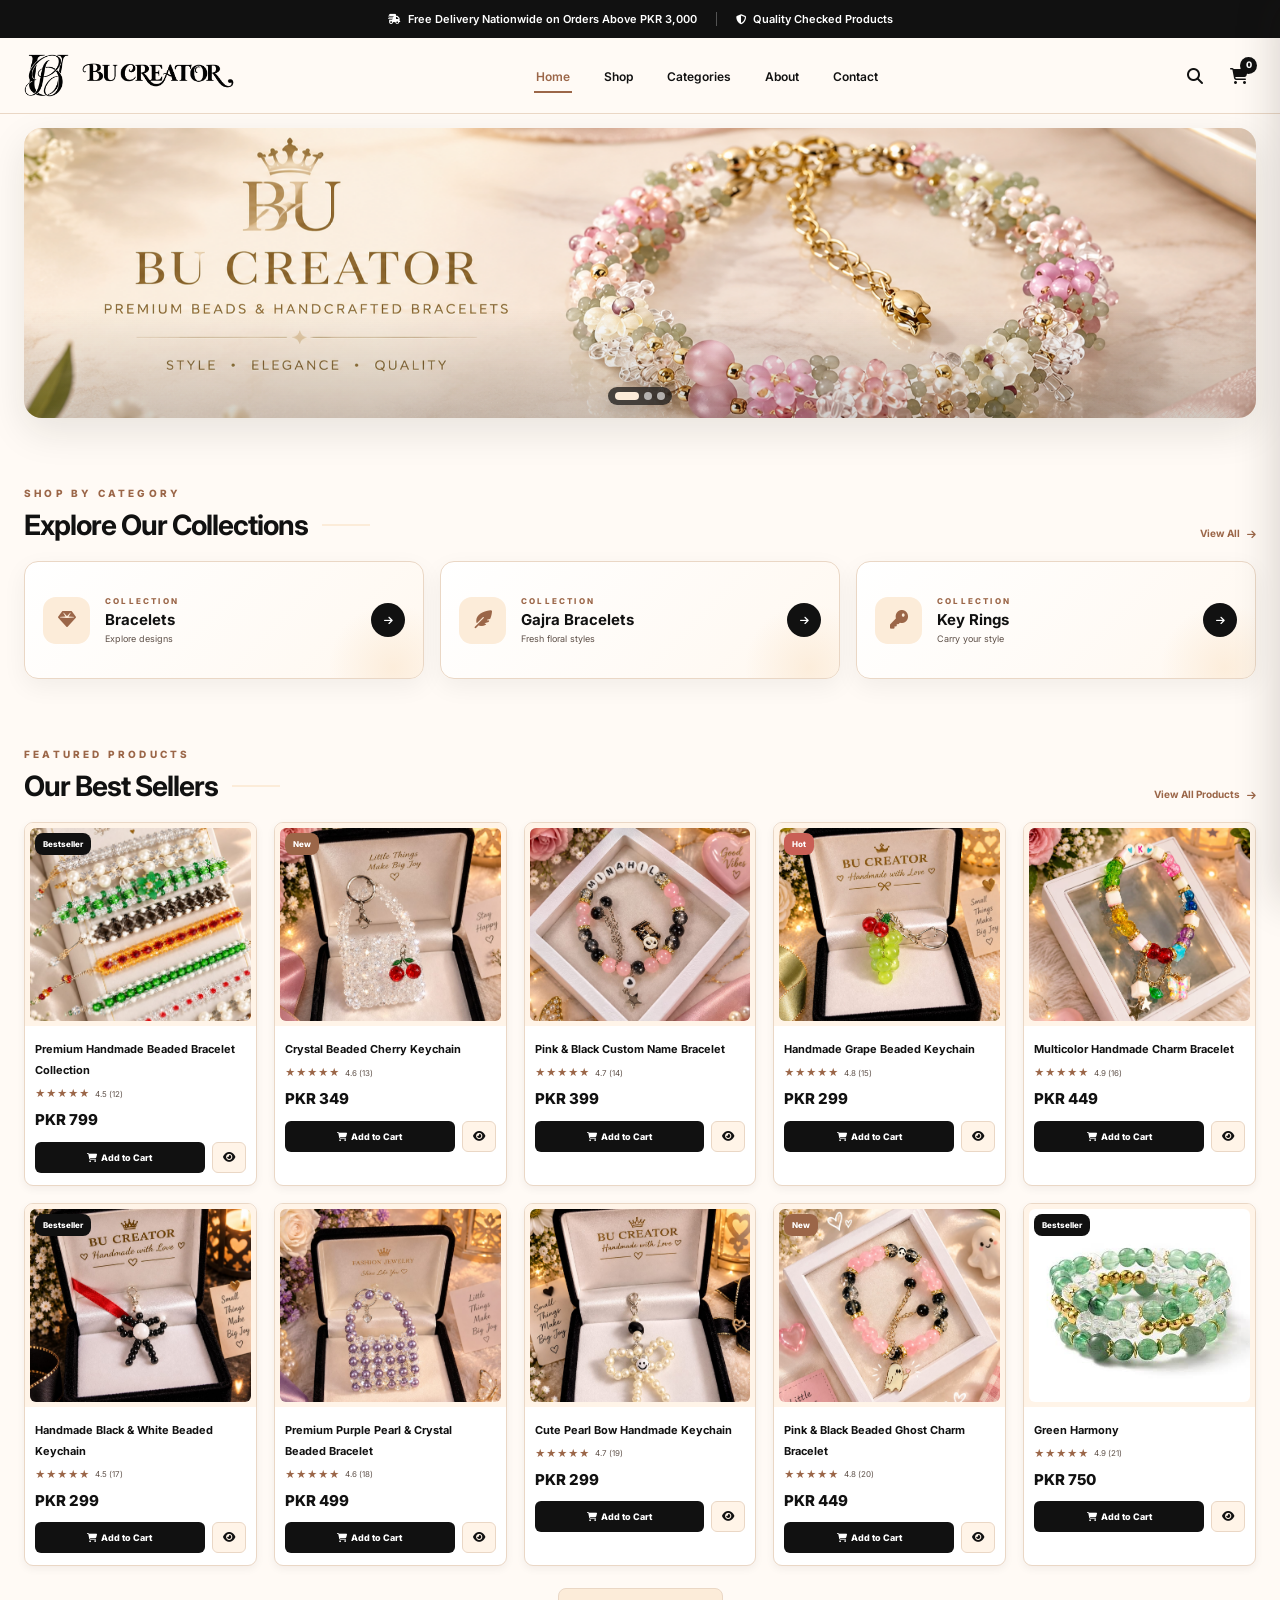
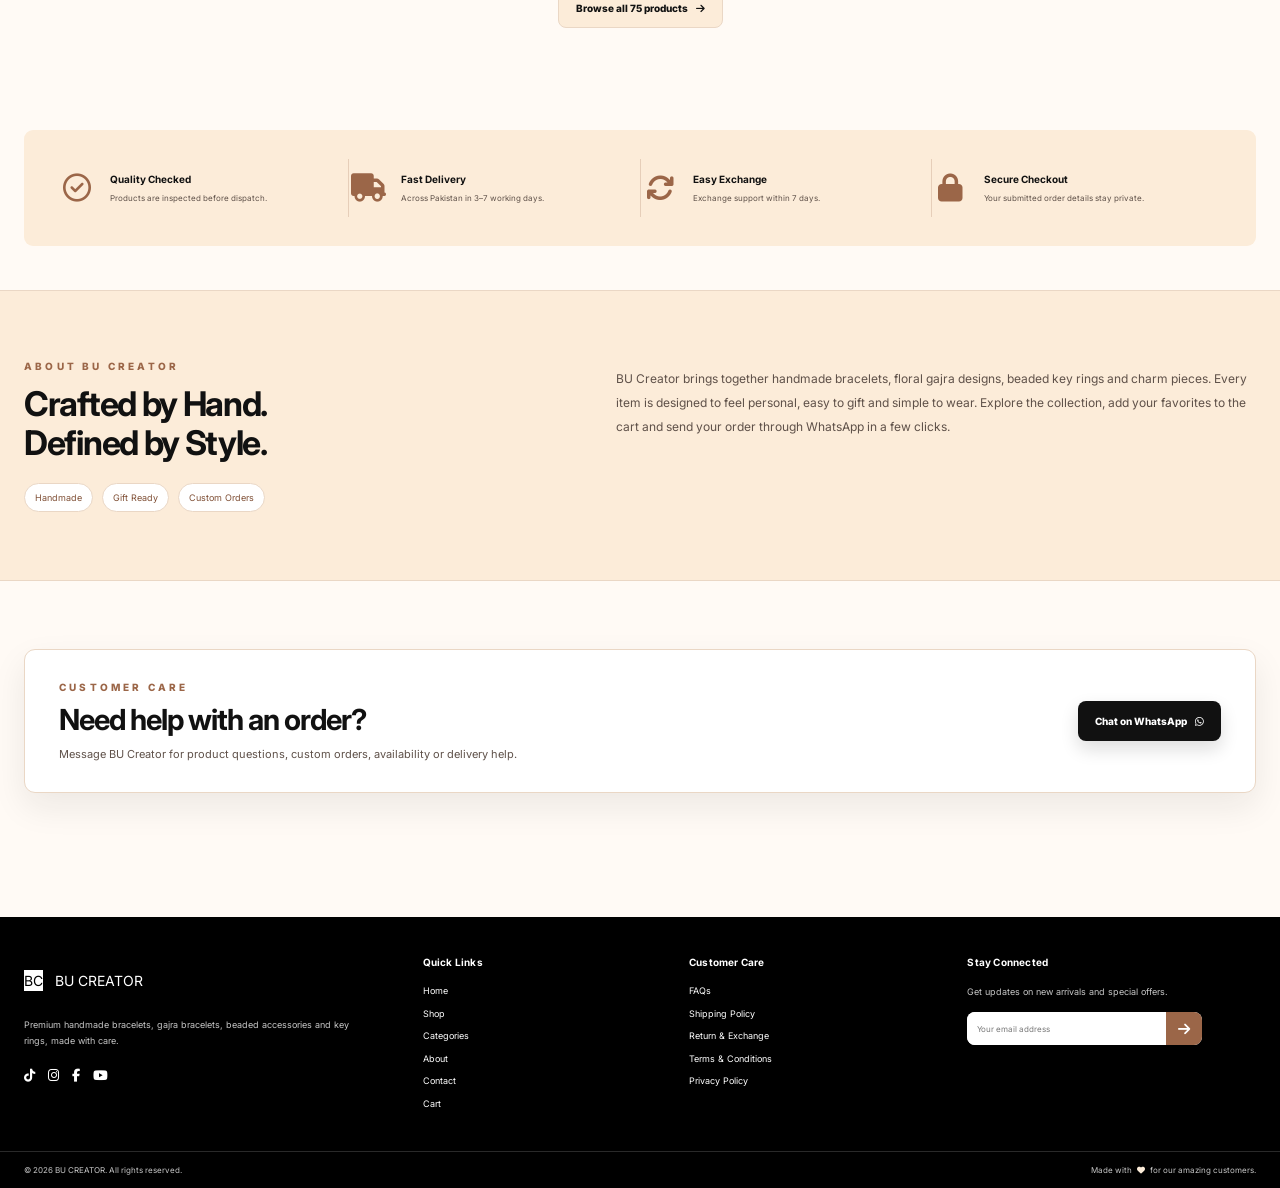
<file: index.html>
<!DOCTYPE html><html lang="en"><head><meta charset="UTF-8"><meta name="viewport" content="width=device-width, initial-scale=1.0"><link rel="icon" type="image/x-icon" href="BU_Creator_Favicon.ico"><link rel="preconnect" href="https://fonts.googleapis.com"><link rel="preconnect" href="https://fonts.gstatic.com" crossorigin><link href="https://fonts.googleapis.com/css2?family=Inter:wght@400;500;600;700;800&family=Playfair+Display:wght@600;700&display=swap" rel="stylesheet"><link rel="stylesheet" href="https://cdnjs.cloudflare.com/ajax/libs/font-awesome/6.6.0/css/all.min.css"><link rel="stylesheet" href="style.css"><title>BU Creator | Handmade Bracelets & Accessories</title><meta name="description" content="BU Creator — premium handmade bracelets, gajra bracelets, key rings and beaded accessories in Pakistan."></head><body><div class="announcement-bar"><div class="container announcement-inner"><span><i class="fa-solid fa-truck-fast"></i> Free Delivery Nationwide on Orders Above PKR 3,000</span><span class="announcement-divider"></span><span><i class="fa-solid fa-shield-halved"></i> Quality Checked Products</span></div></div><header class="site-header"><div class="container nav-inner"><a class="brand" href="index.html" aria-label="BU Creator Home"><img class="brand-logo-mark" src="bu-creator-monogram-black.png" alt=""><img class="brand-logo-word" src="bu-creator-wordmark-black.png" alt="BU CREATOR"></a><button class="menu-toggle" id="menuToggle" aria-label="Open menu" aria-expanded="false"><i class="fa-solid fa-bars"></i></button><nav class="main-nav" id="mainNav"><a data-nav="home" href="index.html">Home</a><a data-nav="shop" href="shop.html">Shop</a><a data-nav="categories" href="categories.html">Categories</a><a data-nav="about" href="about.html">About</a><a data-nav="contact" href="contact.html">Contact</a></nav><div class="nav-actions"><button class="icon-btn" id="searchButton" aria-label="Search"><i class="fa-solid fa-magnifying-glass"></i></button><button class="icon-btn" id="cartButton" aria-label="Open cart"><i class="fa-solid fa-cart-shopping"></i><span class="cart-count" id="cartCount">0</span></button></div></div></header><main>
<section class="home-hero container" id="heroSlider" aria-label="BU Creator featured collection">
  <div class="hero-slides">
    <a class="hero-slide active" href="shop.html?category=Bracelets" aria-label="Explore bracelets">
      <img src="pb2.png" alt="Black beaded bracelet">
    </a>
    <a class="hero-slide" href="shop.html?category=Bracelets" aria-label="Explore green bracelets">
      <img src="pb1.png" alt="Green beaded bracelet">
    </a>
    <a class="hero-slide" href="shop.html?category=Gajra%20%26%20Bangles" aria-label="Explore colorful gajra bracelets">
      <img src="pb3.png" alt="Colorful gajra bracelet">
    </a>
  </div>
  <div class="hero-dots" role="tablist" aria-label="Hero slides">
    <button class="hero-dot active" type="button" aria-label="Show slide 1" aria-selected="true" role="tab"></button>
    <button class="hero-dot" type="button" aria-label="Show slide 2" aria-selected="false" role="tab"></button>
    <button class="hero-dot" type="button" aria-label="Show slide 3" aria-selected="false" role="tab"></button>
  </div>
</section>
<section class="section container"><div class="section-heading-row"><div><div class="section-kicker">SHOP BY CATEGORY</div><h2>Explore Our Collections <span class="heading-line"></span></h2></div><a class="view-link" href="categories.html">View All <i class="fa-solid fa-arrow-right"></i></a></div><div class="category-buttons"><a class="category-action-card" href="shop.html?category=Bracelets"><span class="category-action-icon"><i class="fa-solid fa-gem"></i></span><span class="category-action-copy"><small>COLLECTION</small><strong>Bracelets</strong><em>Explore designs</em></span><span class="category-action-arrow"><i class="fa-solid fa-arrow-right"></i></span></a><a class="category-action-card" href="shop.html?category=Gajra%20%26%20Bangles"><span class="category-action-icon"><i class="fa-solid fa-feather-pointed"></i></span><span class="category-action-copy"><small>COLLECTION</small><strong>Gajra Bracelets</strong><em>Fresh floral styles</em></span><span class="category-action-arrow"><i class="fa-solid fa-arrow-right"></i></span></a><a class="category-action-card" href="shop.html?category=Key%20Rings"><span class="category-action-icon"><i class="fa-solid fa-key"></i></span><span class="category-action-copy"><small>COLLECTION</small><strong>Key Rings</strong><em>Carry your style</em></span><span class="category-action-arrow"><i class="fa-solid fa-arrow-right"></i></span></a></div></section>
<section class="section container" style="padding-top:0"><div class="section-heading-row"><div><div class="section-kicker">FEATURED PRODUCTS</div><h2>Our Best Sellers <span class="heading-line"></span></h2></div><a class="view-link" href="shop.html">View All Products <i class="fa-solid fa-arrow-right"></i></a></div><div class="product-grid" id="featuredGrid"></div><div style="text-align:center;margin-top:22px"><a class="secondary-btn" href="shop.html">Browse all 75 products <i class="fa-solid fa-arrow-right"></i></a></div></section>
<section class="section-sm container" style="padding-top:0"><div class="trust-strip"><div class="trust-item"><div class="trust-icon"><i class="fa-regular fa-circle-check"></i></div><div><strong>Quality Checked</strong><p>Products are inspected before dispatch.</p></div></div><div class="trust-divider"></div><div class="trust-item"><div class="trust-icon"><i class="fa-solid fa-truck"></i></div><div><strong>Fast Delivery</strong><p>Across Pakistan in 3–7 working days.</p></div></div><div class="trust-divider"></div><div class="trust-item"><div class="trust-icon"><i class="fa-solid fa-arrows-rotate"></i></div><div><strong>Easy Exchange</strong><p>Exchange support within 7 days.</p></div></div><div class="trust-divider"></div><div class="trust-item"><div class="trust-icon"><i class="fa-solid fa-lock"></i></div><div><strong>Secure Checkout</strong><p>Your submitted order details stay private.</p></div></div></div></section>
<section class="section info-band"><div class="container info-grid"><div><div class="section-kicker">ABOUT BU CREATOR</div><h2>Crafted by Hand.<br>Defined by Style.</h2><div class="feature-pills"><span class="feature-pill">Handmade</span><span class="feature-pill">Gift Ready</span><span class="feature-pill">Custom Orders</span></div></div><p>BU Creator brings together handmade bracelets, floral gajra designs, beaded key rings and charm pieces. Every item is designed to feel personal, easy to gift and simple to wear. Explore the collection, add your favorites to the cart and send your order through WhatsApp in a few clicks.</p></div></section>
<section class="section container"><div class="contact-card"><div><div class="section-kicker">CUSTOMER CARE</div><h2>Need help with an order?</h2><p>Message BU Creator for product questions, custom orders, availability or delivery help.</p></div><a class="primary-btn" href="https://wa.me/923044129971?text=Hello%20BU%20Creator,%20I%20need%20help%20with%20an%20order." target="_blank" rel="noopener">Chat on WhatsApp <i class="fa-brands fa-whatsapp"></i></a></div></section>
</main><footer class="site-footer"><div class="footer-main"><div class="container footer-grid"><div class="footer-brand"><a class="brand" href="index.html"><span class="brand-mark">BC</span><span class="brand-name">BU CREATOR</span></a><p>Premium handmade bracelets, gajra bracelets, beaded accessories and key rings, made with care.</p><div class="socials"><a href="https://www.tiktok.com/@bucreator777" target="_blank" rel="noopener" aria-label="TikTok"><i class="fa-brands fa-tiktok"></i></a><a href="https://www.instagram.com/bucreator666" target="_blank" rel="noopener" aria-label="Instagram"><i class="fa-brands fa-instagram"></i></a><a href="https://www.facebook.com/" target="_blank" rel="noopener" aria-label="Facebook"><i class="fa-brands fa-facebook-f"></i></a><a href="https://www.youtube.com/" target="_blank" rel="noopener" aria-label="YouTube"><i class="fa-brands fa-youtube"></i></a></div></div><div><h3>Quick Links</h3><a href="index.html">Home</a><a href="shop.html">Shop</a><a href="categories.html">Categories</a><a href="about.html">About</a><a href="contact.html">Contact</a><a href="cart.html">Cart</a></div><div><h3>Customer Care</h3><a href="faq.html">FAQs</a><a href="shipping.html">Shipping Policy</a><a href="returns.html">Return & Exchange</a><a href="terms.html">Terms & Conditions</a><a href="privacy.html">Privacy Policy</a></div><div><h3>Stay Connected</h3><p>Get updates on new arrivals and special offers.</p><form id="subscribeForm" class="subscribe-form"><input type="email" placeholder="Your email address" aria-label="Your email address" required><button type="submit" aria-label="Subscribe"><i class="fa-solid fa-arrow-right"></i></button></form></div></div></div><div class="footer-bottom"><div class="container"><span>© 2026 BU CREATOR. All rights reserved.</span><span>Made with <i class="fa-solid fa-heart"></i> for our amazing customers.</span></div></div></footer><div class="search-overlay" id="searchOverlay" aria-hidden="true"><div class="search-panel"><button class="close-search" id="closeSearch" aria-label="Close search"><i class="fa-solid fa-xmark"></i></button><div class="section-kicker">SEARCH</div><h2>Find your next favorite.</h2><input id="searchInput" type="search" placeholder="Search bracelets, gajra, key rings..."><div id="searchResults" class="search-results"></div></div></div><aside class="cart-drawer" id="cartDrawer" aria-hidden="true"><div class="cart-head"><strong>Your Cart</strong><button id="closeCart" aria-label="Close cart"><i class="fa-solid fa-xmark"></i></button></div><div id="cartItems" class="cart-items"></div><div class="cart-footer"><div class="cart-summary-line"><span>Subtotal</span><span id="cartTotal">PKR 0</span></div><a id="drawerCheckout" class="primary-btn drawer-checkout" href="cart.html">View Cart & Checkout</a><div class="drawer-note">Orders are confirmed through WhatsApp.</div></div></aside><div class="overlay" id="drawerOverlay"></div><div class="toast" id="toast">Added to cart</div><script src="product-data.js"></script><script src="site.js"></script><script>document.addEventListener('DOMContentLoaded',()=>{const grid=document.getElementById('featuredGrid');if(grid)BUCreator.renderProductGrid(grid,BUCreator.PRODUCTS.slice(0,10));document.querySelectorAll('[data-nav="home"]').forEach(a=>a.classList.add('active'));});</script></body></html>
</file>
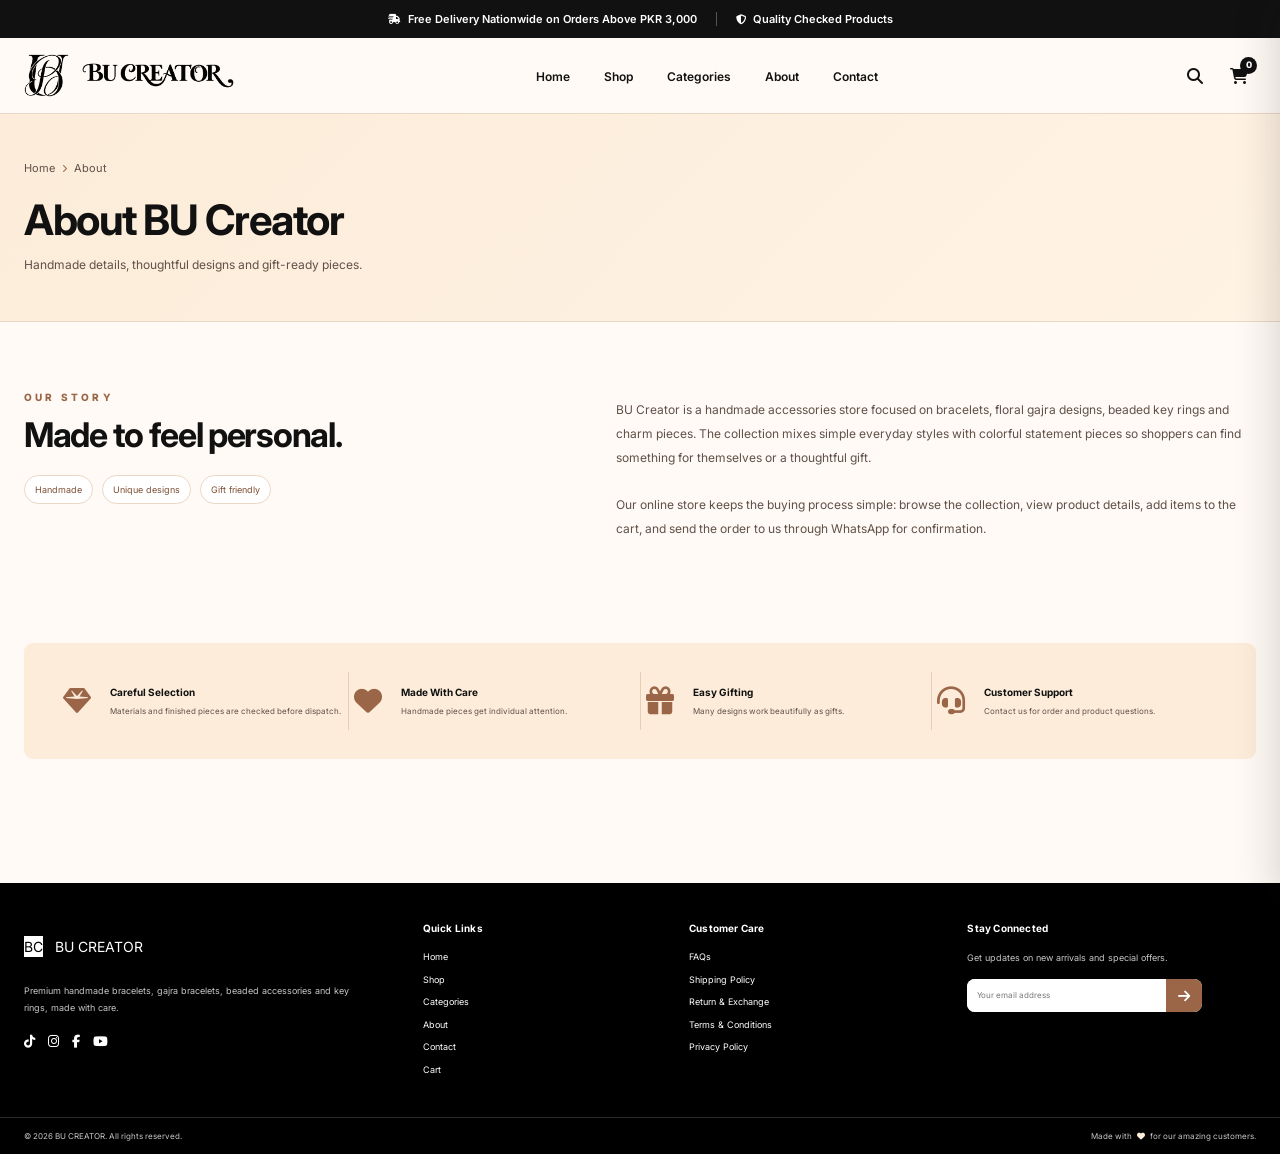
<file: about.html>
<!DOCTYPE html><html lang="en"><head><meta charset="UTF-8"><meta name="viewport" content="width=device-width, initial-scale=1.0"><link rel="icon" type="image/x-icon" href="BU_Creator_Favicon.ico"><link rel="preconnect" href="https://fonts.googleapis.com"><link rel="preconnect" href="https://fonts.gstatic.com" crossorigin><link href="https://fonts.googleapis.com/css2?family=Inter:wght@400;500;600;700;800&family=Playfair+Display:wght@600;700&display=swap" rel="stylesheet"><link rel="stylesheet" href="https://cdnjs.cloudflare.com/ajax/libs/font-awesome/6.6.0/css/all.min.css"><link rel="stylesheet" href="style.css"><title>About | BU Creator</title><meta name="description" content="Learn about BU Creator and its handmade accessory collection."></head><body><div class="announcement-bar"><div class="container announcement-inner"><span><i class="fa-solid fa-truck-fast"></i> Free Delivery Nationwide on Orders Above PKR 3,000</span><span class="announcement-divider"></span><span><i class="fa-solid fa-shield-halved"></i> Quality Checked Products</span></div></div><header class="site-header"><div class="container nav-inner"><a class="brand" href="index.html" aria-label="BU Creator Home"><img class="brand-logo-mark" src="bu-creator-monogram-black.png" alt=""><img class="brand-logo-word" src="bu-creator-wordmark-black.png" alt="BU CREATOR"></a><button class="menu-toggle" id="menuToggle" aria-label="Open menu" aria-expanded="false"><i class="fa-solid fa-bars"></i></button><nav class="main-nav" id="mainNav"><a data-nav="home" href="index.html">Home</a><a data-nav="shop" href="shop.html">Shop</a><a data-nav="categories" href="categories.html">Categories</a><a data-nav="about" href="about.html">About</a><a data-nav="contact" href="contact.html">Contact</a></nav><div class="nav-actions"><button class="icon-btn" id="searchButton" aria-label="Search"><i class="fa-solid fa-magnifying-glass"></i></button><button class="icon-btn" id="cartButton" aria-label="Open cart"><i class="fa-solid fa-cart-shopping"></i><span class="cart-count" id="cartCount">0</span></button></div></div></header><main><section class="inner-hero"><div class="container"><div class="breadcrumb"><a href="index.html">Home</a><i class="fa-solid fa-chevron-right"></i><span>About</span></div><h1>About BU Creator</h1><p>Handmade details, thoughtful designs and gift-ready pieces.</p></div></section><section class="section"><div class="container info-grid"><div><div class="section-kicker">OUR STORY</div><h2>Made to feel personal.</h2><div class="feature-pills"><span class="feature-pill">Handmade</span><span class="feature-pill">Unique designs</span><span class="feature-pill">Gift friendly</span></div></div><div><p>BU Creator is a handmade accessories store focused on bracelets, floral gajra designs, beaded key rings and charm pieces. The collection mixes simple everyday styles with colorful statement pieces so shoppers can find something for themselves or a thoughtful gift.</p><p style="margin-top:15px">Our online store keeps the buying process simple: browse the collection, view product details, add items to the cart, and send the order to us through WhatsApp for confirmation.</p></div></div></section><section class="section" style="padding-top:0"><div class="container"><div class="trust-strip"><div class="trust-item"><div class="trust-icon"><i class="fa-solid fa-gem"></i></div><div><strong>Careful Selection</strong><p>Materials and finished pieces are checked before dispatch.</p></div></div><div class="trust-divider"></div><div class="trust-item"><div class="trust-icon"><i class="fa-solid fa-heart"></i></div><div><strong>Made With Care</strong><p>Handmade pieces get individual attention.</p></div></div><div class="trust-divider"></div><div class="trust-item"><div class="trust-icon"><i class="fa-solid fa-gift"></i></div><div><strong>Easy Gifting</strong><p>Many designs work beautifully as gifts.</p></div></div><div class="trust-divider"></div><div class="trust-item"><div class="trust-icon"><i class="fa-solid fa-headset"></i></div><div><strong>Customer Support</strong><p>Contact us for order and product questions.</p></div></div></div></div></section></main><footer class="site-footer"><div class="footer-main"><div class="container footer-grid"><div class="footer-brand"><a class="brand" href="index.html"><span class="brand-mark">BC</span><span class="brand-name">BU CREATOR</span></a><p>Premium handmade bracelets, gajra bracelets, beaded accessories and key rings, made with care.</p><div class="socials"><a href="https://www.tiktok.com/@bucreator777" target="_blank" rel="noopener" aria-label="TikTok"><i class="fa-brands fa-tiktok"></i></a><a href="https://www.instagram.com/bucreator666" target="_blank" rel="noopener" aria-label="Instagram"><i class="fa-brands fa-instagram"></i></a><a href="https://www.facebook.com/" target="_blank" rel="noopener" aria-label="Facebook"><i class="fa-brands fa-facebook-f"></i></a><a href="https://www.youtube.com/" target="_blank" rel="noopener" aria-label="YouTube"><i class="fa-brands fa-youtube"></i></a></div></div><div><h3>Quick Links</h3><a href="index.html">Home</a><a href="shop.html">Shop</a><a href="categories.html">Categories</a><a href="about.html">About</a><a href="contact.html">Contact</a><a href="cart.html">Cart</a></div><div><h3>Customer Care</h3><a href="faq.html">FAQs</a><a href="shipping.html">Shipping Policy</a><a href="returns.html">Return & Exchange</a><a href="terms.html">Terms & Conditions</a><a href="privacy.html">Privacy Policy</a></div><div><h3>Stay Connected</h3><p>Get updates on new arrivals and special offers.</p><form id="subscribeForm" class="subscribe-form"><input type="email" placeholder="Your email address" aria-label="Your email address" required><button type="submit" aria-label="Subscribe"><i class="fa-solid fa-arrow-right"></i></button></form></div></div></div><div class="footer-bottom"><div class="container"><span>© 2026 BU CREATOR. All rights reserved.</span><span>Made with <i class="fa-solid fa-heart"></i> for our amazing customers.</span></div></div></footer><div class="search-overlay" id="searchOverlay" aria-hidden="true"><div class="search-panel"><button class="close-search" id="closeSearch" aria-label="Close search"><i class="fa-solid fa-xmark"></i></button><div class="section-kicker">SEARCH</div><h2>Find your next favorite.</h2><input id="searchInput" type="search" placeholder="Search bracelets, gajra, key rings..."><div id="searchResults" class="search-results"></div></div></div><aside class="cart-drawer" id="cartDrawer" aria-hidden="true"><div class="cart-head"><strong>Your Cart</strong><button id="closeCart" aria-label="Close cart"><i class="fa-solid fa-xmark"></i></button></div><div id="cartItems" class="cart-items"></div><div class="cart-footer"><div class="cart-summary-line"><span>Subtotal</span><span id="cartTotal">PKR 0</span></div><a id="drawerCheckout" class="primary-btn drawer-checkout" href="cart.html">View Cart & Checkout</a><div class="drawer-note">Orders are confirmed through WhatsApp.</div></div></aside><div class="overlay" id="drawerOverlay"></div><div class="toast" id="toast">Added to cart</div><script src="product-data.js"></script><script src="site.js"></script></body></html>
</file>
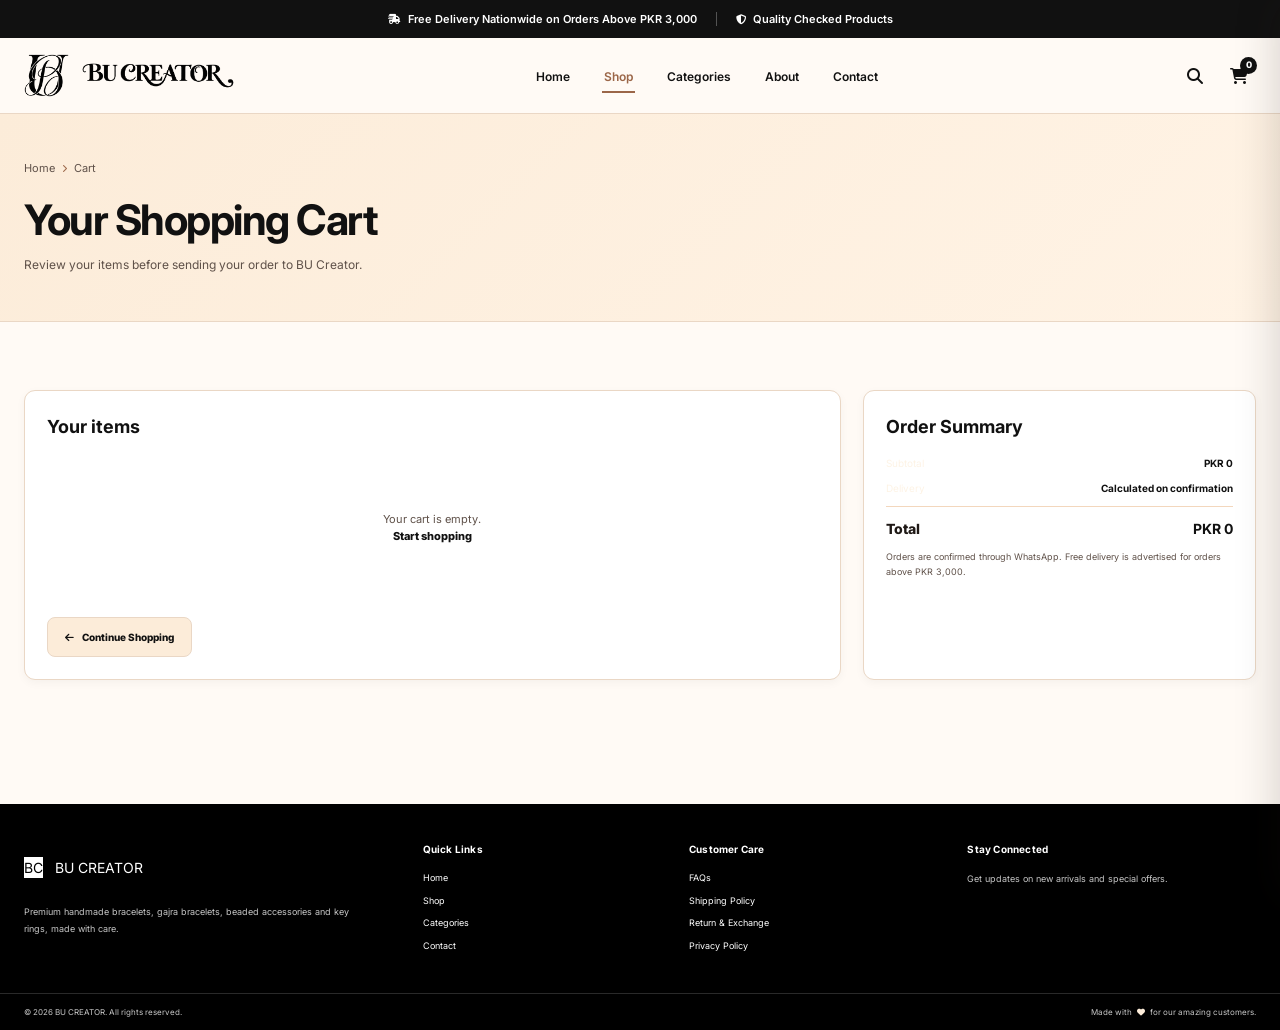
<file: cart.html>
<!DOCTYPE html><html lang="en"><head><meta charset="UTF-8"><meta name="viewport" content="width=device-width, initial-scale=1.0"><link rel="icon" type="image/x-icon" href="BU_Creator_Favicon.ico"><link rel="preconnect" href="https://fonts.googleapis.com"><link rel="preconnect" href="https://fonts.gstatic.com" crossorigin><link href="https://fonts.googleapis.com/css2?family=Inter:wght@400;500;600;700;800&family=Playfair+Display:wght@600;700&display=swap" rel="stylesheet"><link rel="stylesheet" href="https://cdnjs.cloudflare.com/ajax/libs/font-awesome/6.6.0/css/all.min.css"><link rel="stylesheet" href="style.css"><title>Your Cart | BU Creator</title></head><body data-page="shop">
<div class="announcement-bar"><div class="container announcement-inner"><span><i class="fa-solid fa-truck-fast"></i> Free Delivery Nationwide on Orders Above PKR 3,000</span><span class="announcement-divider"></span><span><i class="fa-solid fa-shield-halved"></i> Quality Checked Products</span></div></div><header class="site-header"><div class="container nav-inner"><a class="brand" href="index.html"><img class="brand-logo-mark" src="bu-creator-monogram-black.png" alt=""><img class="brand-logo-word" src="bu-creator-wordmark-black.png" alt="BU CREATOR"></a><button class="menu-toggle" id="menuToggle"><i class="fa-solid fa-bars"></i></button><nav class="main-nav" id="mainNav"><a href="index.html">Home</a><a class="active" href="shop.html">Shop</a><a href="categories.html">Categories</a><a href="about.html">About</a><a href="contact.html">Contact</a></nav><div class="nav-actions"><button class="icon-btn" id="searchButton"><i class="fa-solid fa-magnifying-glass"></i></button><button class="icon-btn" id="cartButton"><i class="fa-solid fa-cart-shopping"></i><span class="cart-count" id="cartCount">0</span></button></div></div></header>
<main><section class="inner-hero"><div class="container"><div class="breadcrumb"><a href="index.html">Home</a><i class="fa-solid fa-chevron-right"></i><span>Cart</span></div><h1>Your Shopping Cart</h1><p>Review your items before sending your order to BU Creator.</p></div></section><section class="section container"><div class="cart-page-grid"><div class="cart-page-card"><h2 id="cartPageTitle">Your items</h2><div id="pageCartItems" class="cart-table"></div><div class="page-actions"><a class="secondary-btn" href="shop.html"><i class="fa-solid fa-arrow-left"></i> Continue Shopping</a></div></div><aside class="summary-card"><h2>Order Summary</h2><div class="summary-line"><span>Subtotal</span><strong id="pageSubtotal">PKR 0</strong></div><div class="summary-line"><span>Delivery</span><strong id="deliveryText">Calculated on confirmation</strong></div><div class="summary-line total"><span>Total</span><strong id="pageTotal">PKR 0</strong></div><a id="checkoutLink" class="primary-btn" href="checkout.html" style="width:100%;border-radius:8px">Proceed to Checkout <i class="fa-solid fa-arrow-right"></i></a><p class="summary-note">Orders are confirmed through WhatsApp. Free delivery is advertised for orders above PKR 3,000.</p></aside></div></section></main>
<footer class="site-footer"><div class="footer-main"><div class="container footer-grid"><div class="footer-brand"><a class="brand" href="index.html"><span class="brand-mark">BC</span><span class="brand-name">BU CREATOR</span></a><p>Premium handmade bracelets, gajra bracelets, beaded accessories and key rings, made with care.</p></div><div><h3>Quick Links</h3><a href="index.html">Home</a><a href="shop.html">Shop</a><a href="categories.html">Categories</a><a href="contact.html">Contact</a></div><div><h3>Customer Care</h3><a href="faq.html">FAQs</a><a href="shipping.html">Shipping Policy</a><a href="returns.html">Return & Exchange</a><a href="privacy.html">Privacy Policy</a></div><div><h3>Stay Connected</h3><p>Get updates on new arrivals and special offers.</p></div></div></div><div class="footer-bottom"><div class="container"><span>© 2026 BU CREATOR. All rights reserved.</span><span>Made with <i class="fa-solid fa-heart"></i> for our amazing customers.</span></div></div></footer>
<div class="search-overlay" id="searchOverlay" aria-hidden="true"><div class="search-panel"><button class="close-search" id="closeSearch"><i class="fa-solid fa-xmark"></i></button><div class="section-kicker">SEARCH</div><h2>Find your next favorite.</h2><input id="searchInput" type="search" placeholder="Search bracelets, gajra, key rings..."><div id="searchResults" class="search-results"></div></div></div><aside class="cart-drawer" id="cartDrawer" aria-hidden="true"><div class="cart-head"><strong>Your Cart</strong><button id="closeCart"><i class="fa-solid fa-xmark"></i></button></div><div id="cartItems" class="cart-items"></div><div class="cart-footer"><div class="cart-summary-line"><span>Subtotal</span><span id="cartTotal">PKR 0</span></div><a id="drawerCheckout" class="primary-btn drawer-checkout" href="cart.html">View Cart & Checkout</a></div></aside><div class="overlay" id="drawerOverlay"></div><div class="toast" id="toast">Updated</div>
<script src="product-data.js"></script><script src="site.js"></script><script>
document.addEventListener('DOMContentLoaded',()=>{const box=document.getElementById('pageCartItems'),sub=document.getElementById('pageSubtotal'),tot=document.getElementById('pageTotal'),link=document.getElementById('checkoutLink');function draw(){const items=BUCreator.readCart();if(!items.length){box.innerHTML='<div class="cart-empty">Your cart is empty.<br><a href="shop.html" style="color:#111111;font-weight:800">Start shopping</a></div>';sub.textContent=tot.textContent='PKR 0';link.classList.add('hidden');return}link.classList.remove('hidden');let html='',subtotal=0;items.forEach(it=>{const p=BUCreator.PRODUCTS.find(x=>x.id===it.id);if(!p)return;const n=BUCreator.numericPrice(p.price);subtotal+=n*it.qty;html+=`<div class="cart-page-line"><img src="${p.image}" alt="${BUCreator.productTitle(p)}"><div><strong>${BUCreator.productTitle(p)}</strong><div class="unit">${BUCreator.money(n)}${BUCreator.priceNote(p.price)?' · '+BUCreator.priceNote(p.price):''}</div><div class="mini-actions"><div class="mini-qty"><button type="button" data-dec="${p.id}">−</button><span>${it.qty}</span><button type="button" data-inc="${p.id}">+</button></div><button class="cart-remove" data-remove="${p.id}" aria-label="Remove"><i class="fa-solid fa-trash"></i></button></div></div><div class="line-price">${BUCreator.money(n*it.qty)}</div></div>`});box.innerHTML=html;sub.textContent=tot.textContent=BUCreator.money(subtotal)}draw();document.body.addEventListener('click',()=>setTimeout(draw,20));});</script></body></html>
</file>
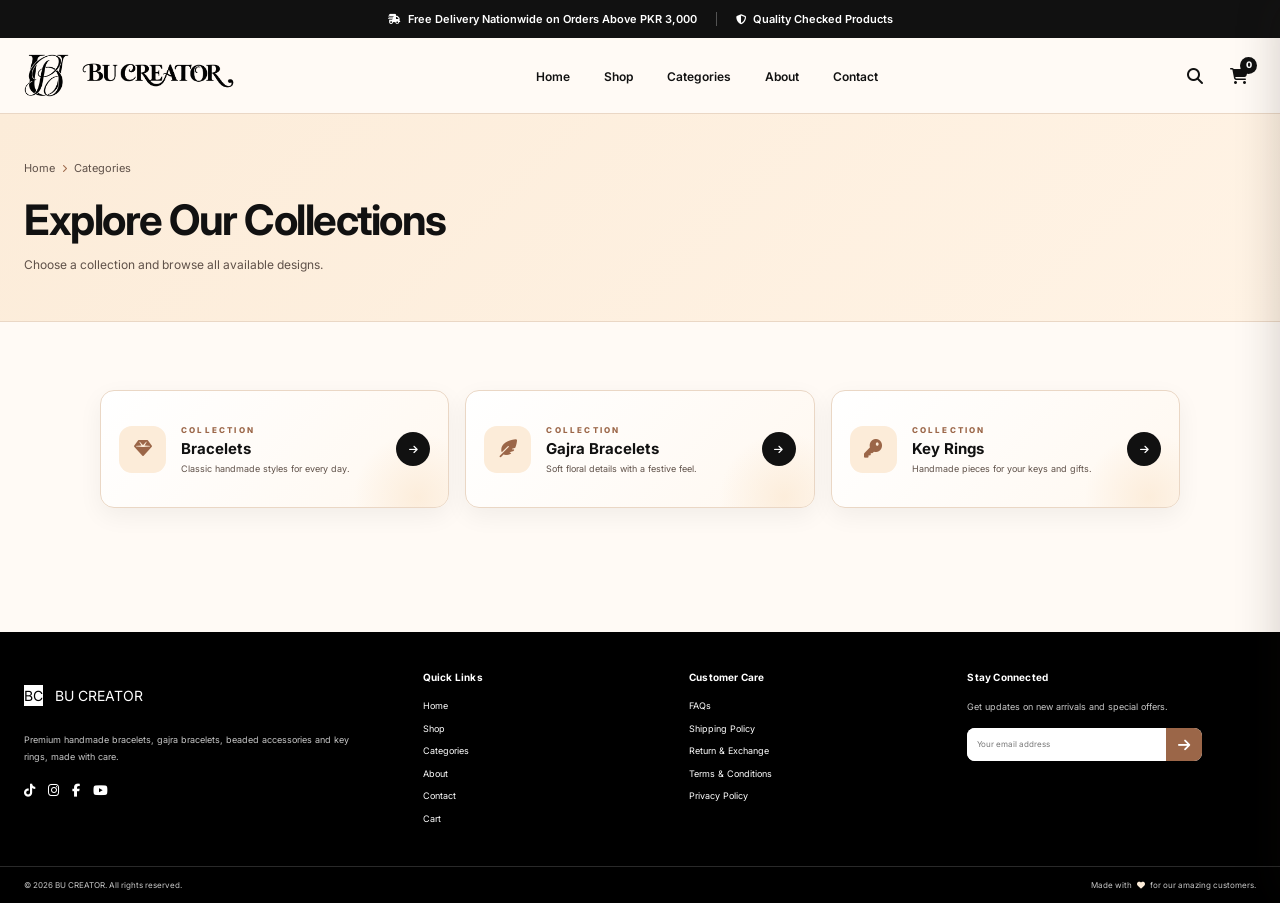
<file: categories.html>
<!DOCTYPE html><html lang="en"><head><meta charset="UTF-8"><meta name="viewport" content="width=device-width, initial-scale=1.0"><link rel="icon" type="image/x-icon" href="BU_Creator_Favicon.ico"><link rel="preconnect" href="https://fonts.googleapis.com"><link rel="preconnect" href="https://fonts.gstatic.com" crossorigin><link href="https://fonts.googleapis.com/css2?family=Inter:wght@400;500;600;700;800&family=Playfair+Display:wght@600;700&display=swap" rel="stylesheet"><link rel="stylesheet" href="https://cdnjs.cloudflare.com/ajax/libs/font-awesome/6.6.0/css/all.min.css"><link rel="stylesheet" href="style.css"><title>Categories | BU Creator</title><meta name="description" content="Browse BU Creator collections by category."></head><body><div class="announcement-bar"><div class="container announcement-inner"><span><i class="fa-solid fa-truck-fast"></i> Free Delivery Nationwide on Orders Above PKR 3,000</span><span class="announcement-divider"></span><span><i class="fa-solid fa-shield-halved"></i> Quality Checked Products</span></div></div><header class="site-header"><div class="container nav-inner"><a class="brand" href="index.html" aria-label="BU Creator Home"><img class="brand-logo-mark" src="bu-creator-monogram-black.png" alt=""><img class="brand-logo-word" src="bu-creator-wordmark-black.png" alt="BU CREATOR"></a><button class="menu-toggle" id="menuToggle" aria-label="Open menu" aria-expanded="false"><i class="fa-solid fa-bars"></i></button><nav class="main-nav" id="mainNav"><a data-nav="home" href="index.html">Home</a><a data-nav="shop" href="shop.html">Shop</a><a data-nav="categories" href="categories.html">Categories</a><a data-nav="about" href="about.html">About</a><a data-nav="contact" href="contact.html">Contact</a></nav><div class="nav-actions"><button class="icon-btn" id="searchButton" aria-label="Search"><i class="fa-solid fa-magnifying-glass"></i></button><button class="icon-btn" id="cartButton" aria-label="Open cart"><i class="fa-solid fa-cart-shopping"></i><span class="cart-count" id="cartCount">0</span></button></div></div></header><main><section class="inner-hero"><div class="container"><div class="breadcrumb"><a href="index.html">Home</a><i class="fa-solid fa-chevron-right"></i><span>Categories</span></div><h1>Explore Our Collections</h1><p>Choose a collection and browse all available designs.</p></div></section><section class="section container"><div class="category-buttons category-buttons-page"><a class="category-action-card" href="shop.html?category=Bracelets"><span class="category-action-icon"><i class="fa-solid fa-gem"></i></span><span class="category-action-copy"><small>COLLECTION</small><strong>Bracelets</strong><em>Classic handmade styles for every day.</em></span><span class="category-action-arrow"><i class="fa-solid fa-arrow-right"></i></span></a><a class="category-action-card" href="shop.html?category=Gajra%20%26%20Bangles"><span class="category-action-icon"><i class="fa-solid fa-feather-pointed"></i></span><span class="category-action-copy"><small>COLLECTION</small><strong>Gajra Bracelets</strong><em>Soft floral details with a festive feel.</em></span><span class="category-action-arrow"><i class="fa-solid fa-arrow-right"></i></span></a><a class="category-action-card" href="shop.html?category=Key%20Rings"><span class="category-action-icon"><i class="fa-solid fa-key"></i></span><span class="category-action-copy"><small>COLLECTION</small><strong>Key Rings</strong><em>Handmade pieces for your keys and gifts.</em></span><span class="category-action-arrow"><i class="fa-solid fa-arrow-right"></i></span></a></div></section></main><footer class="site-footer"><div class="footer-main"><div class="container footer-grid"><div class="footer-brand"><a class="brand" href="index.html"><span class="brand-mark">BC</span><span class="brand-name">BU CREATOR</span></a><p>Premium handmade bracelets, gajra bracelets, beaded accessories and key rings, made with care.</p><div class="socials"><a href="https://www.tiktok.com/@bucreator777" target="_blank" rel="noopener" aria-label="TikTok"><i class="fa-brands fa-tiktok"></i></a><a href="https://www.instagram.com/bucreator666" target="_blank" rel="noopener" aria-label="Instagram"><i class="fa-brands fa-instagram"></i></a><a href="https://www.facebook.com/" target="_blank" rel="noopener" aria-label="Facebook"><i class="fa-brands fa-facebook-f"></i></a><a href="https://www.youtube.com/" target="_blank" rel="noopener" aria-label="YouTube"><i class="fa-brands fa-youtube"></i></a></div></div><div><h3>Quick Links</h3><a href="index.html">Home</a><a href="shop.html">Shop</a><a href="categories.html">Categories</a><a href="about.html">About</a><a href="contact.html">Contact</a><a href="cart.html">Cart</a></div><div><h3>Customer Care</h3><a href="faq.html">FAQs</a><a href="shipping.html">Shipping Policy</a><a href="returns.html">Return & Exchange</a><a href="terms.html">Terms & Conditions</a><a href="privacy.html">Privacy Policy</a></div><div><h3>Stay Connected</h3><p>Get updates on new arrivals and special offers.</p><form id="subscribeForm" class="subscribe-form"><input type="email" placeholder="Your email address" aria-label="Your email address" required><button type="submit" aria-label="Subscribe"><i class="fa-solid fa-arrow-right"></i></button></form></div></div></div><div class="footer-bottom"><div class="container"><span>© 2026 BU CREATOR. All rights reserved.</span><span>Made with <i class="fa-solid fa-heart"></i> for our amazing customers.</span></div></div></footer><div class="search-overlay" id="searchOverlay" aria-hidden="true"><div class="search-panel"><button class="close-search" id="closeSearch" aria-label="Close search"><i class="fa-solid fa-xmark"></i></button><div class="section-kicker">SEARCH</div><h2>Find your next favorite.</h2><input id="searchInput" type="search" placeholder="Search bracelets, gajra, key rings..."><div id="searchResults" class="search-results"></div></div></div><aside class="cart-drawer" id="cartDrawer" aria-hidden="true"><div class="cart-head"><strong>Your Cart</strong><button id="closeCart" aria-label="Close cart"><i class="fa-solid fa-xmark"></i></button></div><div id="cartItems" class="cart-items"></div><div class="cart-footer"><div class="cart-summary-line"><span>Subtotal</span><span id="cartTotal">PKR 0</span></div><a id="drawerCheckout" class="primary-btn drawer-checkout" href="cart.html">View Cart & Checkout</a><div class="drawer-note">Orders are confirmed through WhatsApp.</div></div></aside><div class="overlay" id="drawerOverlay"></div><div class="toast" id="toast">Added to cart</div><script src="product-data.js"></script><script src="site.js"></script></body></html>
</file>
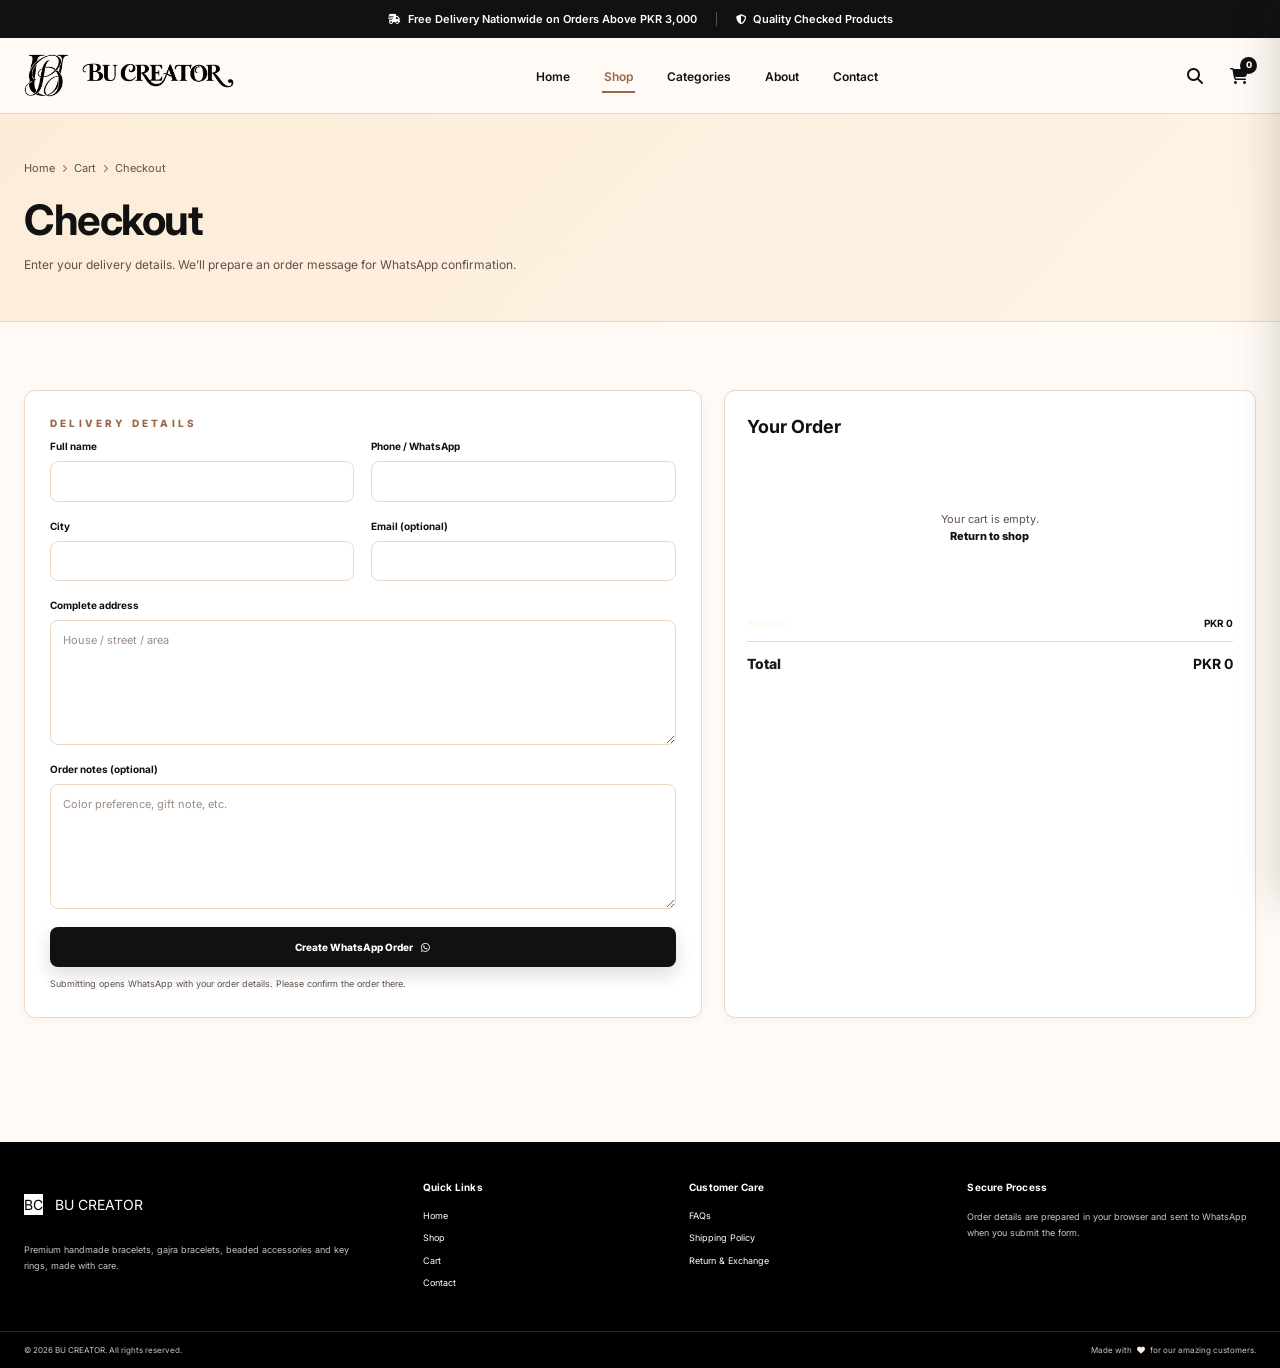
<file: checkout.html>
<!DOCTYPE html><html lang="en"><head><meta charset="UTF-8"><meta name="viewport" content="width=device-width, initial-scale=1.0"><link rel="icon" type="image/x-icon" href="BU_Creator_Favicon.ico"><link rel="preconnect" href="https://fonts.googleapis.com"><link rel="preconnect" href="https://fonts.gstatic.com" crossorigin><link href="https://fonts.googleapis.com/css2?family=Inter:wght@400;500;600;700;800&family=Playfair+Display:wght@600;700&display=swap" rel="stylesheet"><link rel="stylesheet" href="https://cdnjs.cloudflare.com/ajax/libs/font-awesome/6.6.0/css/all.min.css"><link rel="stylesheet" href="style.css"><title>Checkout | BU Creator</title></head><body data-page="shop">
<div class="announcement-bar"><div class="container announcement-inner"><span><i class="fa-solid fa-truck-fast"></i> Free Delivery Nationwide on Orders Above PKR 3,000</span><span class="announcement-divider"></span><span><i class="fa-solid fa-shield-halved"></i> Quality Checked Products</span></div></div><header class="site-header"><div class="container nav-inner"><a class="brand" href="index.html"><img class="brand-logo-mark" src="bu-creator-monogram-black.png" alt=""><img class="brand-logo-word" src="bu-creator-wordmark-black.png" alt="BU CREATOR"></a><button class="menu-toggle" id="menuToggle"><i class="fa-solid fa-bars"></i></button><nav class="main-nav" id="mainNav"><a href="index.html">Home</a><a class="active" href="shop.html">Shop</a><a href="categories.html">Categories</a><a href="about.html">About</a><a href="contact.html">Contact</a></nav><div class="nav-actions"><button class="icon-btn" id="searchButton"><i class="fa-solid fa-magnifying-glass"></i></button><button class="icon-btn" id="cartButton"><i class="fa-solid fa-cart-shopping"></i><span class="cart-count" id="cartCount">0</span></button></div></div></header>
<main><section class="inner-hero"><div class="container"><div class="breadcrumb"><a href="index.html">Home</a><i class="fa-solid fa-chevron-right"></i><a href="cart.html">Cart</a><i class="fa-solid fa-chevron-right"></i><span>Checkout</span></div><h1>Checkout</h1><p>Enter your delivery details. We’ll prepare an order message for WhatsApp confirmation.</p></div></section><section class="section container"><div class="checkout-layout"><div class="form-card"><div class="section-kicker">DELIVERY DETAILS</div><form id="checkoutForm"><div class="form-grid"><div class="field"><label for="name">Full name</label><input id="name" name="name" autocomplete="name" required></div><div class="field"><label for="phone">Phone / WhatsApp</label><input id="phone" name="phone" inputmode="tel" autocomplete="tel" required></div><div class="field"><label for="city">City</label><input id="city" name="city" autocomplete="address-level2" required></div><div class="field"><label for="email">Email (optional)</label><input id="email" type="email" name="email" autocomplete="email"></div><div class="field full"><label for="address">Complete address</label><textarea id="address" name="address" autocomplete="street-address" required placeholder="House / street / area"></textarea></div><div class="field full"><label for="notes">Order notes (optional)</label><textarea id="notes" name="notes" placeholder="Color preference, gift note, etc."></textarea></div></div><button class="primary-btn" style="margin-top:18px;border-radius:8px;width:100%" type="submit">Create WhatsApp Order <i class="fa-brands fa-whatsapp"></i></button><p class="summary-note" style="margin-top:10px">Submitting opens WhatsApp with your order details. Please confirm the order there.</p></form></div><aside class="summary-card"><h2>Your Order</h2><div id="checkoutItems" class="order-summary"></div><div style="margin-top:17px"><div class="summary-line"><span>Subtotal</span><strong id="checkoutSubtotal">PKR 0</strong></div><div class="summary-line total"><span>Total</span><strong id="checkoutTotal">PKR 0</strong></div></div></aside></div></section></main>
<footer class="site-footer"><div class="footer-main"><div class="container footer-grid"><div class="footer-brand"><a class="brand" href="index.html"><span class="brand-mark">BC</span><span class="brand-name">BU CREATOR</span></a><p>Premium handmade bracelets, gajra bracelets, beaded accessories and key rings, made with care.</p></div><div><h3>Quick Links</h3><a href="index.html">Home</a><a href="shop.html">Shop</a><a href="cart.html">Cart</a><a href="contact.html">Contact</a></div><div><h3>Customer Care</h3><a href="faq.html">FAQs</a><a href="shipping.html">Shipping Policy</a><a href="returns.html">Return & Exchange</a></div><div><h3>Secure Process</h3><p>Order details are prepared in your browser and sent to WhatsApp when you submit the form.</p></div></div></div><div class="footer-bottom"><div class="container"><span>© 2026 BU CREATOR. All rights reserved.</span><span>Made with <i class="fa-solid fa-heart"></i> for our amazing customers.</span></div></div></footer>
<div class="search-overlay" id="searchOverlay" aria-hidden="true"><div class="search-panel"><button class="close-search" id="closeSearch"><i class="fa-solid fa-xmark"></i></button><div class="section-kicker">SEARCH</div><h2>Find your next favorite.</h2><input id="searchInput" type="search" placeholder="Search bracelets, gajra, key rings..."><div id="searchResults" class="search-results"></div></div></div><aside class="cart-drawer" id="cartDrawer" aria-hidden="true"><div class="cart-head"><strong>Your Cart</strong><button id="closeCart"><i class="fa-solid fa-xmark"></i></button></div><div id="cartItems" class="cart-items"></div><div class="cart-footer"><div class="cart-summary-line"><span>Subtotal</span><span id="cartTotal">PKR 0</span></div><a id="drawerCheckout" class="primary-btn drawer-checkout" href="checkout.html">Checkout</a></div></aside><div class="overlay" id="drawerOverlay"></div><div class="toast" id="toast">Updated</div>
<script src="product-data.js"></script><script src="site.js"></script><script>
document.addEventListener('DOMContentLoaded',()=>{const itemsBox=document.getElementById('checkoutItems'),subEl=document.getElementById('checkoutSubtotal'),totalEl=document.getElementById('checkoutTotal'),form=document.getElementById('checkoutForm');const items=BUCreator.readCart();if(!items.length){itemsBox.innerHTML='<div class="cart-empty">Your cart is empty.<br><a href="shop.html" style="color:#111111;font-weight:800">Return to shop</a></div>';form.querySelector('button[type=submit]').disabled=true;return}let subtotal=0;items.forEach(it=>{const p=BUCreator.PRODUCTS.find(x=>x.id===it.id);if(!p)return;const n=BUCreator.numericPrice(p.price);subtotal+=n*it.qty;const row=document.createElement('div');row.className='order-summary-item';row.innerHTML=`<img src="${p.image}" alt=""><div><strong>${BUCreator.productTitle(p)}</strong><span>Qty ${it.qty} · ${BUCreator.money(n)}</span></div><b>${BUCreator.money(n*it.qty)}</b>`;itemsBox.appendChild(row)});subEl.textContent=totalEl.textContent=BUCreator.money(subtotal);form.addEventListener('submit',e=>{e.preventDefault();if(!form.checkValidity()){form.reportValidity();return}const d=new FormData(form);const lines=items.map(it=>{const p=BUCreator.PRODUCTS.find(x=>x.id===it.id);return p?`• ${BUCreator.productTitle(p)} x${it.qty} — ${BUCreator.money(BUCreator.numericPrice(p.price)*it.qty)}`:''}).filter(Boolean);const msg=`BU CREATOR — NEW ORDER\\n\\n${lines.join('\\n')}\\n\\nTotal: ${BUCreator.money(subtotal)}\\n\\nCUSTOMER\\nName: ${d.get('name')}\\nPhone: ${d.get('phone')}\\nCity: ${d.get('city')}\\nEmail: ${d.get('email')||'N/A'}\\nAddress: ${d.get('address')}\\nNotes: ${d.get('notes')||'N/A'}\\n\\nPlease confirm my order.`;try{sessionStorage.setItem('BU_CREATOR_LAST_ORDER',JSON.stringify({items,total:subtotal,customer:Object.fromEntries(d.entries()),createdAt:new Date().toISOString()}))}catch(err){}window.open('https://wa.me/923044129971?text='+encodeURIComponent(msg),'_blank')});});</script></body></html>
</file>
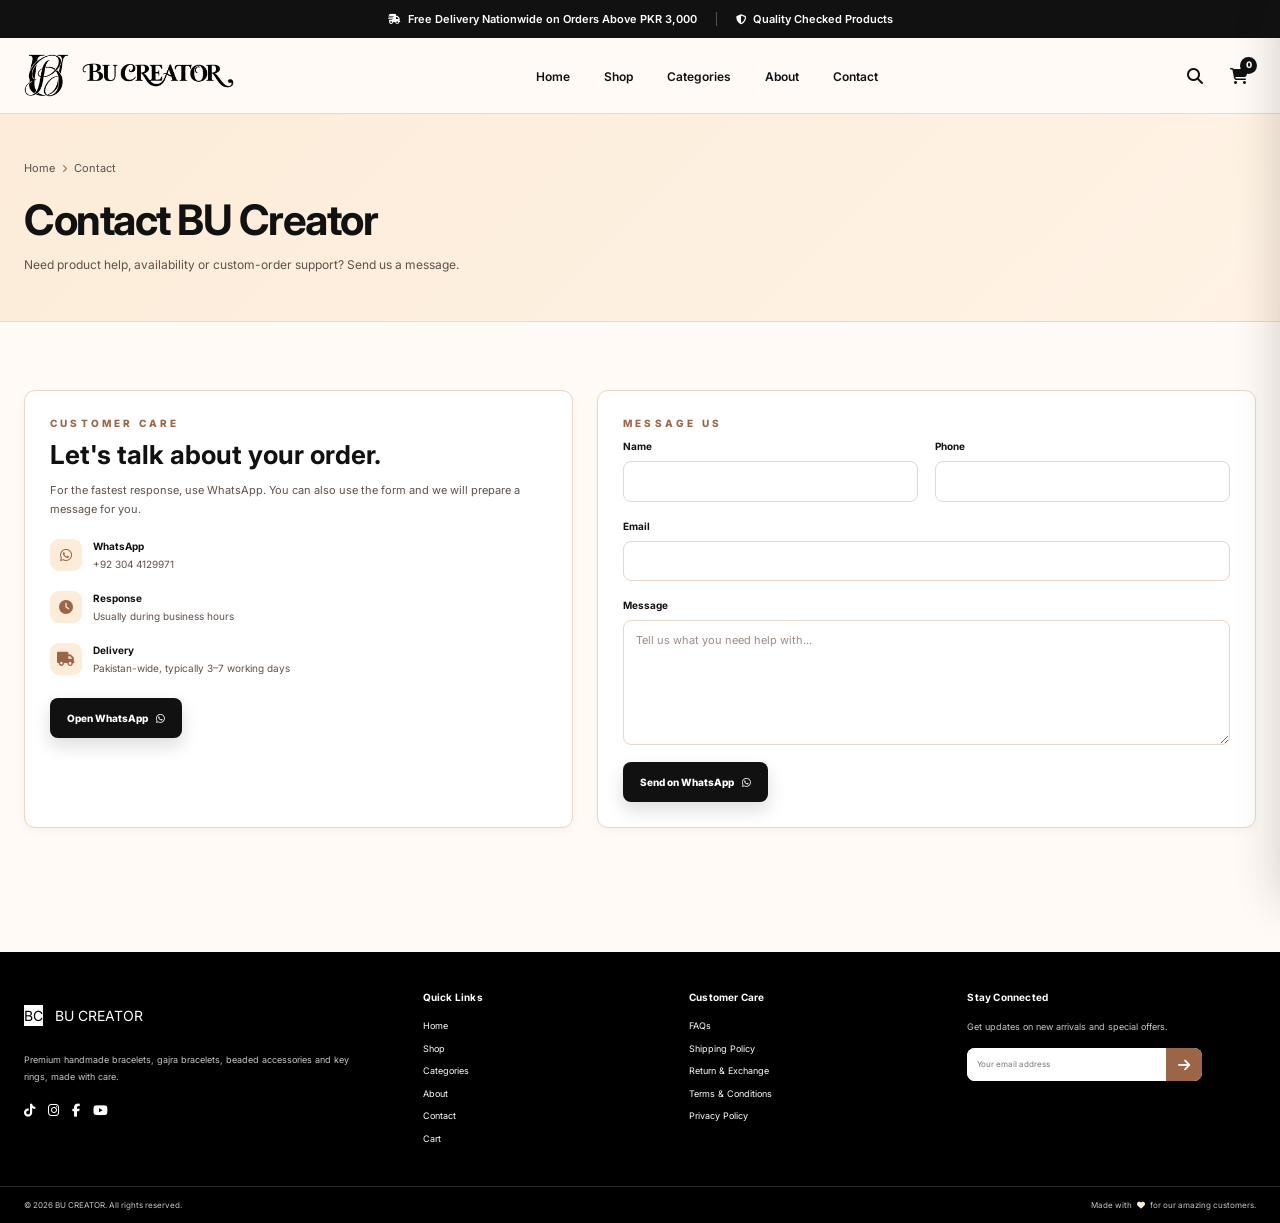
<file: contact.html>
<!DOCTYPE html><html lang="en"><head><meta charset="UTF-8"><meta name="viewport" content="width=device-width, initial-scale=1.0"><link rel="icon" type="image/x-icon" href="BU_Creator_Favicon.ico"><link rel="preconnect" href="https://fonts.googleapis.com"><link rel="preconnect" href="https://fonts.gstatic.com" crossorigin><link href="https://fonts.googleapis.com/css2?family=Inter:wght@400;500;600;700;800&family=Playfair+Display:wght@600;700&display=swap" rel="stylesheet"><link rel="stylesheet" href="https://cdnjs.cloudflare.com/ajax/libs/font-awesome/6.6.0/css/all.min.css"><link rel="stylesheet" href="style.css"><title>Contact | BU Creator</title><meta name="description" content="Contact BU Creator on WhatsApp for product questions and orders."></head><body><div class="announcement-bar"><div class="container announcement-inner"><span><i class="fa-solid fa-truck-fast"></i> Free Delivery Nationwide on Orders Above PKR 3,000</span><span class="announcement-divider"></span><span><i class="fa-solid fa-shield-halved"></i> Quality Checked Products</span></div></div><header class="site-header"><div class="container nav-inner"><a class="brand" href="index.html" aria-label="BU Creator Home"><img class="brand-logo-mark" src="bu-creator-monogram-black.png" alt=""><img class="brand-logo-word" src="bu-creator-wordmark-black.png" alt="BU CREATOR"></a><button class="menu-toggle" id="menuToggle" aria-label="Open menu" aria-expanded="false"><i class="fa-solid fa-bars"></i></button><nav class="main-nav" id="mainNav"><a data-nav="home" href="index.html">Home</a><a data-nav="shop" href="shop.html">Shop</a><a data-nav="categories" href="categories.html">Categories</a><a data-nav="about" href="about.html">About</a><a data-nav="contact" href="contact.html">Contact</a></nav><div class="nav-actions"><button class="icon-btn" id="searchButton" aria-label="Search"><i class="fa-solid fa-magnifying-glass"></i></button><button class="icon-btn" id="cartButton" aria-label="Open cart"><i class="fa-solid fa-cart-shopping"></i><span class="cart-count" id="cartCount">0</span></button></div></div></header><main><section class="inner-hero"><div class="container"><div class="breadcrumb"><a href="index.html">Home</a><i class="fa-solid fa-chevron-right"></i><span>Contact</span></div><h1>Contact BU Creator</h1><p>Need product help, availability or custom-order support? Send us a message.</p></div></section><section class="section container"><div class="contact-grid"><div class="contact-info-card"><div class="section-kicker">CUSTOMER CARE</div><h2>Let's talk about your order.</h2><p>For the fastest response, use WhatsApp. You can also use the form and we will prepare a message for you.</p><div class="contact-detail"><div class="icon"><i class="fa-brands fa-whatsapp"></i></div><div><strong>WhatsApp</strong><span>+92 304 4129971</span></div></div><div class="contact-detail"><div class="icon"><i class="fa-solid fa-clock"></i></div><div><strong>Response</strong><span>Usually during business hours</span></div></div><div class="contact-detail"><div class="icon"><i class="fa-solid fa-truck"></i></div><div><strong>Delivery</strong><span>Pakistan-wide, typically 3–7 working days</span></div></div><a style="margin-top:22px" class="primary-btn" target="_blank" rel="noopener" href="https://wa.me/923044129971?text=Hello%20BU%20Creator,%20I%20have%20a%20question.">Open WhatsApp <i class="fa-brands fa-whatsapp"></i></a></div><div class="form-card"><div class="section-kicker">MESSAGE US</div><form id="contactForm"><div class="form-grid"><div class="field"><label>Name</label><input name="name" required></div><div class="field"><label>Phone</label><input name="phone" required inputmode="tel"></div><div class="field full"><label>Email</label><input type="email" name="email"></div><div class="field full"><label>Message</label><textarea name="message" required placeholder="Tell us what you need help with..."></textarea></div></div><button class="primary-btn" style="margin-top:17px;border-radius:8px" type="submit">Send on WhatsApp <i class="fa-brands fa-whatsapp"></i></button></form></div></div></section></main><footer class="site-footer"><div class="footer-main"><div class="container footer-grid"><div class="footer-brand"><a class="brand" href="index.html"><span class="brand-mark">BC</span><span class="brand-name">BU CREATOR</span></a><p>Premium handmade bracelets, gajra bracelets, beaded accessories and key rings, made with care.</p><div class="socials"><a href="https://www.tiktok.com/@bucreator777" target="_blank" rel="noopener" aria-label="TikTok"><i class="fa-brands fa-tiktok"></i></a><a href="https://www.instagram.com/bucreator666" target="_blank" rel="noopener" aria-label="Instagram"><i class="fa-brands fa-instagram"></i></a><a href="https://www.facebook.com/" target="_blank" rel="noopener" aria-label="Facebook"><i class="fa-brands fa-facebook-f"></i></a><a href="https://www.youtube.com/" target="_blank" rel="noopener" aria-label="YouTube"><i class="fa-brands fa-youtube"></i></a></div></div><div><h3>Quick Links</h3><a href="index.html">Home</a><a href="shop.html">Shop</a><a href="categories.html">Categories</a><a href="about.html">About</a><a href="contact.html">Contact</a><a href="cart.html">Cart</a></div><div><h3>Customer Care</h3><a href="faq.html">FAQs</a><a href="shipping.html">Shipping Policy</a><a href="returns.html">Return & Exchange</a><a href="terms.html">Terms & Conditions</a><a href="privacy.html">Privacy Policy</a></div><div><h3>Stay Connected</h3><p>Get updates on new arrivals and special offers.</p><form id="subscribeForm" class="subscribe-form"><input type="email" placeholder="Your email address" aria-label="Your email address" required><button type="submit" aria-label="Subscribe"><i class="fa-solid fa-arrow-right"></i></button></form></div></div></div><div class="footer-bottom"><div class="container"><span>© 2026 BU CREATOR. All rights reserved.</span><span>Made with <i class="fa-solid fa-heart"></i> for our amazing customers.</span></div></div></footer><div class="search-overlay" id="searchOverlay" aria-hidden="true"><div class="search-panel"><button class="close-search" id="closeSearch" aria-label="Close search"><i class="fa-solid fa-xmark"></i></button><div class="section-kicker">SEARCH</div><h2>Find your next favorite.</h2><input id="searchInput" type="search" placeholder="Search bracelets, gajra, key rings..."><div id="searchResults" class="search-results"></div></div></div><aside class="cart-drawer" id="cartDrawer" aria-hidden="true"><div class="cart-head"><strong>Your Cart</strong><button id="closeCart" aria-label="Close cart"><i class="fa-solid fa-xmark"></i></button></div><div id="cartItems" class="cart-items"></div><div class="cart-footer"><div class="cart-summary-line"><span>Subtotal</span><span id="cartTotal">PKR 0</span></div><a id="drawerCheckout" class="primary-btn drawer-checkout" href="cart.html">View Cart & Checkout</a><div class="drawer-note">Orders are confirmed through WhatsApp.</div></div></aside><div class="overlay" id="drawerOverlay"></div><div class="toast" id="toast">Added to cart</div><script src="product-data.js"></script><script src="site.js"></script><script>document.addEventListener('DOMContentLoaded',()=>{const f=document.getElementById('contactForm');f.addEventListener('submit',e=>{e.preventDefault();if(!f.checkValidity()){f.reportValidity();return}const d=new FormData(f);const msg='Hello BU Creator,\n\nName: '+d.get('name')+'\nPhone: '+d.get('phone')+'\nEmail: '+(d.get('email')||'N/A')+'\n\nMessage:\n'+d.get('message');window.open('https://wa.me/923044129971?text='+encodeURIComponent(msg),'_blank')})});</script></body></html>
</file>
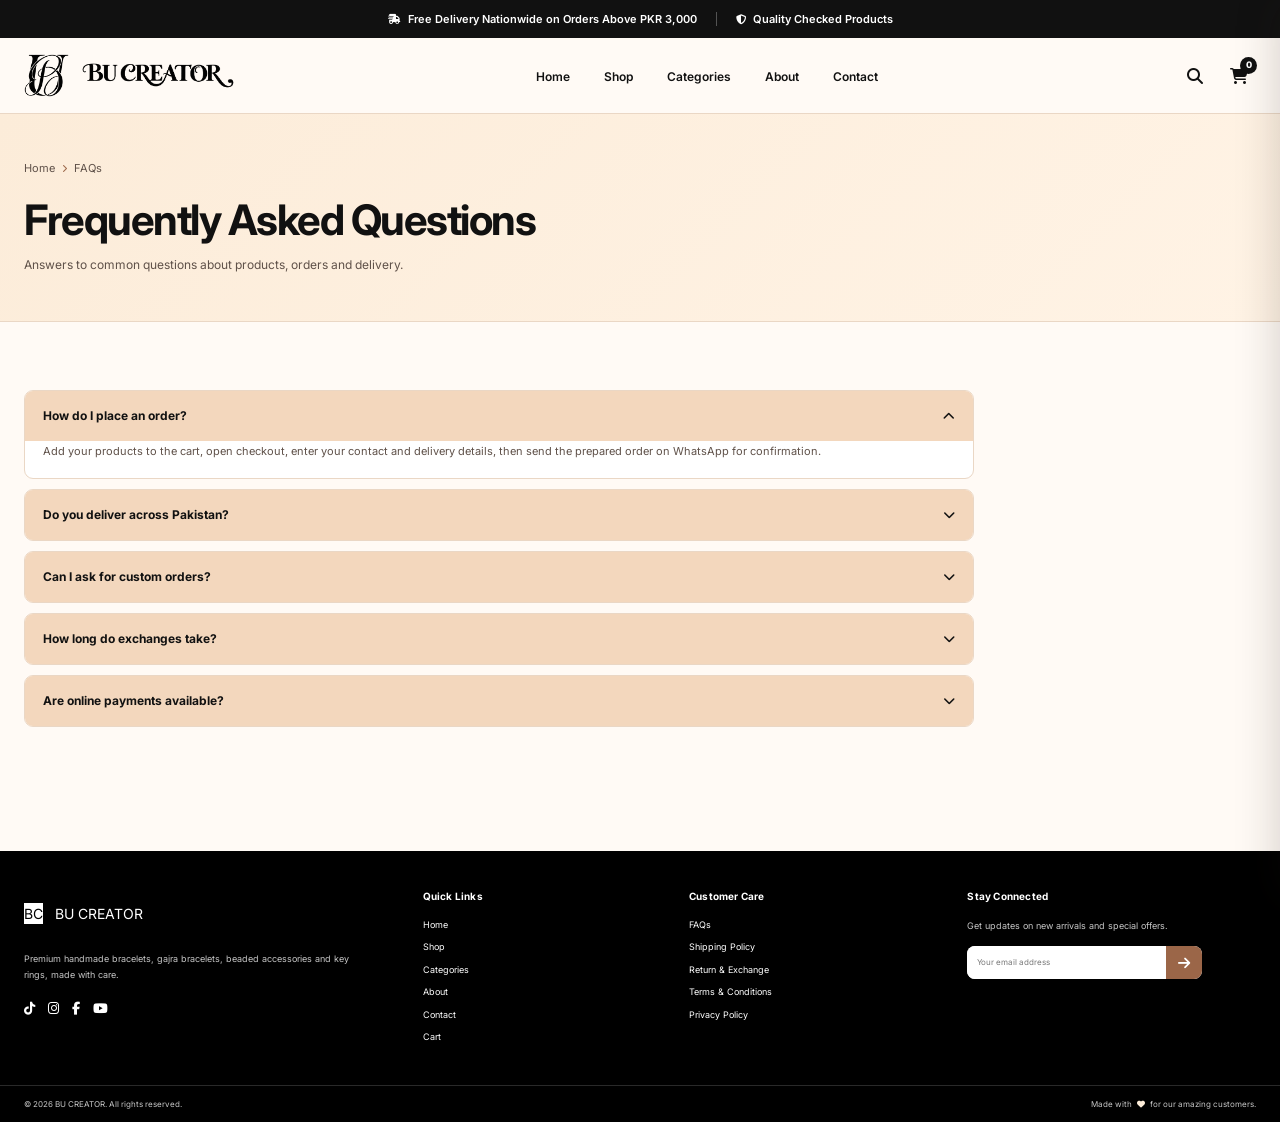
<file: faq.html>
<!DOCTYPE html><html lang="en"><head><meta charset="UTF-8"><meta name="viewport" content="width=device-width, initial-scale=1.0"><link rel="icon" type="image/x-icon" href="BU_Creator_Favicon.ico"><link rel="preconnect" href="https://fonts.googleapis.com"><link rel="preconnect" href="https://fonts.gstatic.com" crossorigin><link href="https://fonts.googleapis.com/css2?family=Inter:wght@400;500;600;700;800&family=Playfair+Display:wght@600;700&display=swap" rel="stylesheet"><link rel="stylesheet" href="https://cdnjs.cloudflare.com/ajax/libs/font-awesome/6.6.0/css/all.min.css"><link rel="stylesheet" href="style.css"><title>FAQs | BU Creator</title><meta name="description" content="Answers to common questions about BU Creator orders, delivery and products."></head><body><div class="announcement-bar"><div class="container announcement-inner"><span><i class="fa-solid fa-truck-fast"></i> Free Delivery Nationwide on Orders Above PKR 3,000</span><span class="announcement-divider"></span><span><i class="fa-solid fa-shield-halved"></i> Quality Checked Products</span></div></div><header class="site-header"><div class="container nav-inner"><a class="brand" href="index.html" aria-label="BU Creator Home"><img class="brand-logo-mark" src="bu-creator-monogram-black.png" alt=""><img class="brand-logo-word" src="bu-creator-wordmark-black.png" alt="BU CREATOR"></a><button class="menu-toggle" id="menuToggle" aria-label="Open menu" aria-expanded="false"><i class="fa-solid fa-bars"></i></button><nav class="main-nav" id="mainNav"><a data-nav="home" href="index.html">Home</a><a data-nav="shop" href="shop.html">Shop</a><a data-nav="categories" href="categories.html">Categories</a><a data-nav="about" href="about.html">About</a><a data-nav="contact" href="contact.html">Contact</a></nav><div class="nav-actions"><button class="icon-btn" id="searchButton" aria-label="Search"><i class="fa-solid fa-magnifying-glass"></i></button><button class="icon-btn" id="cartButton" aria-label="Open cart"><i class="fa-solid fa-cart-shopping"></i><span class="cart-count" id="cartCount">0</span></button></div></div></header><main><section class="inner-hero"><div class="container"><div class="breadcrumb"><a href="index.html">Home</a><i class="fa-solid fa-chevron-right"></i><span>FAQs</span></div><h1>Frequently Asked Questions</h1><p>Answers to common questions about products, orders and delivery.</p></div></section><section class="section container"><div class="faq-list"><div class="faq-item open"><button class="faq-question">How do I place an order?<i class="fa-solid fa-chevron-down"></i></button><div class="faq-answer">Add your products to the cart, open checkout, enter your contact and delivery details, then send the prepared order on WhatsApp for confirmation.</div></div><div class="faq-item"><button class="faq-question">Do you deliver across Pakistan?<i class="fa-solid fa-chevron-down"></i></button><div class="faq-answer">The store is set up for Pakistan-wide delivery. Typical delivery is 3–7 working days, depending on the destination and courier.</div></div><div class="faq-item"><button class="faq-question">Can I ask for custom orders?<i class="fa-solid fa-chevron-down"></i></button><div class="faq-answer">Yes. Contact BU Creator on WhatsApp with your preferred colors, charms or quantity and we can discuss availability.</div></div><div class="faq-item"><button class="faq-question">How long do exchanges take?<i class="fa-solid fa-chevron-down"></i></button><div class="faq-answer">The site states a 7-day exchange window. Contact customer care as soon as possible with your order details.</div></div><div class="faq-item"><button class="faq-question">Are online payments available?<i class="fa-solid fa-chevron-down"></i></button><div class="faq-answer">This static GitHub Pages version uses WhatsApp order confirmation rather than taking card payments directly on the website.</div></div></div></section></main><footer class="site-footer"><div class="footer-main"><div class="container footer-grid"><div class="footer-brand"><a class="brand" href="index.html"><span class="brand-mark">BC</span><span class="brand-name">BU CREATOR</span></a><p>Premium handmade bracelets, gajra bracelets, beaded accessories and key rings, made with care.</p><div class="socials"><a href="https://www.tiktok.com/@bucreator777" target="_blank" rel="noopener" aria-label="TikTok"><i class="fa-brands fa-tiktok"></i></a><a href="https://www.instagram.com/bucreator666" target="_blank" rel="noopener" aria-label="Instagram"><i class="fa-brands fa-instagram"></i></a><a href="https://www.facebook.com/" target="_blank" rel="noopener" aria-label="Facebook"><i class="fa-brands fa-facebook-f"></i></a><a href="https://www.youtube.com/" target="_blank" rel="noopener" aria-label="YouTube"><i class="fa-brands fa-youtube"></i></a></div></div><div><h3>Quick Links</h3><a href="index.html">Home</a><a href="shop.html">Shop</a><a href="categories.html">Categories</a><a href="about.html">About</a><a href="contact.html">Contact</a><a href="cart.html">Cart</a></div><div><h3>Customer Care</h3><a href="faq.html">FAQs</a><a href="shipping.html">Shipping Policy</a><a href="returns.html">Return & Exchange</a><a href="terms.html">Terms & Conditions</a><a href="privacy.html">Privacy Policy</a></div><div><h3>Stay Connected</h3><p>Get updates on new arrivals and special offers.</p><form id="subscribeForm" class="subscribe-form"><input type="email" placeholder="Your email address" aria-label="Your email address" required><button type="submit" aria-label="Subscribe"><i class="fa-solid fa-arrow-right"></i></button></form></div></div></div><div class="footer-bottom"><div class="container"><span>© 2026 BU CREATOR. All rights reserved.</span><span>Made with <i class="fa-solid fa-heart"></i> for our amazing customers.</span></div></div></footer><div class="search-overlay" id="searchOverlay" aria-hidden="true"><div class="search-panel"><button class="close-search" id="closeSearch" aria-label="Close search"><i class="fa-solid fa-xmark"></i></button><div class="section-kicker">SEARCH</div><h2>Find your next favorite.</h2><input id="searchInput" type="search" placeholder="Search bracelets, gajra, key rings..."><div id="searchResults" class="search-results"></div></div></div><aside class="cart-drawer" id="cartDrawer" aria-hidden="true"><div class="cart-head"><strong>Your Cart</strong><button id="closeCart" aria-label="Close cart"><i class="fa-solid fa-xmark"></i></button></div><div id="cartItems" class="cart-items"></div><div class="cart-footer"><div class="cart-summary-line"><span>Subtotal</span><span id="cartTotal">PKR 0</span></div><a id="drawerCheckout" class="primary-btn drawer-checkout" href="cart.html">View Cart & Checkout</a><div class="drawer-note">Orders are confirmed through WhatsApp.</div></div></aside><div class="overlay" id="drawerOverlay"></div><div class="toast" id="toast">Added to cart</div><script src="product-data.js"></script><script src="site.js"></script></body></html>
</file>
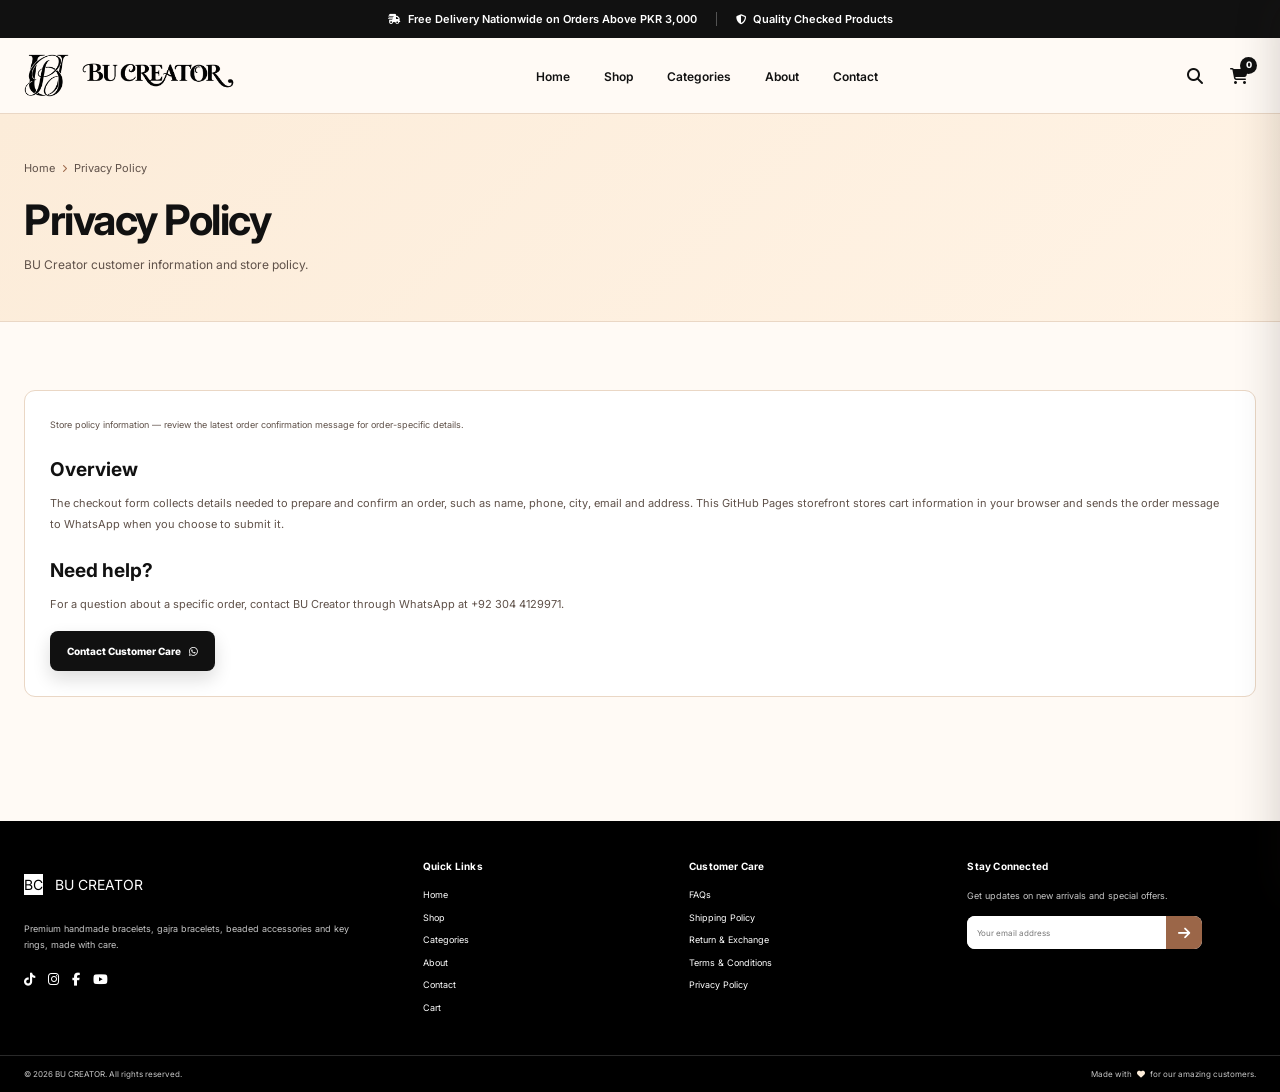
<file: privacy.html>
<!DOCTYPE html><html lang="en"><head><meta charset="UTF-8"><meta name="viewport" content="width=device-width, initial-scale=1.0"><link rel="icon" type="image/x-icon" href="BU_Creator_Favicon.ico"><link rel="preconnect" href="https://fonts.googleapis.com"><link rel="preconnect" href="https://fonts.gstatic.com" crossorigin><link href="https://fonts.googleapis.com/css2?family=Inter:wght@400;500;600;700;800&family=Playfair+Display:wght@600;700&display=swap" rel="stylesheet"><link rel="stylesheet" href="https://cdnjs.cloudflare.com/ajax/libs/font-awesome/6.6.0/css/all.min.css"><link rel="stylesheet" href="style.css"><title>Privacy Policy | BU Creator</title><meta name="description" content="Privacy Policy"></head><body><div class="announcement-bar"><div class="container announcement-inner"><span><i class="fa-solid fa-truck-fast"></i> Free Delivery Nationwide on Orders Above PKR 3,000</span><span class="announcement-divider"></span><span><i class="fa-solid fa-shield-halved"></i> Quality Checked Products</span></div></div><header class="site-header"><div class="container nav-inner"><a class="brand" href="index.html" aria-label="BU Creator Home"><img class="brand-logo-mark" src="bu-creator-monogram-black.png" alt=""><img class="brand-logo-word" src="bu-creator-wordmark-black.png" alt="BU CREATOR"></a><button class="menu-toggle" id="menuToggle" aria-label="Open menu" aria-expanded="false"><i class="fa-solid fa-bars"></i></button><nav class="main-nav" id="mainNav"><a data-nav="home" href="index.html">Home</a><a data-nav="shop" href="shop.html">Shop</a><a data-nav="categories" href="categories.html">Categories</a><a data-nav="about" href="about.html">About</a><a data-nav="contact" href="contact.html">Contact</a></nav><div class="nav-actions"><button class="icon-btn" id="searchButton" aria-label="Search"><i class="fa-solid fa-magnifying-glass"></i></button><button class="icon-btn" id="cartButton" aria-label="Open cart"><i class="fa-solid fa-cart-shopping"></i><span class="cart-count" id="cartCount">0</span></button></div></div></header><main><section class="inner-hero"><div class="container"><div class="breadcrumb"><a href="index.html">Home</a><i class="fa-solid fa-chevron-right"></i><span>Privacy Policy</span></div><h1>Privacy Policy</h1><p>BU Creator customer information and store policy.</p></div></section><section class="section container"><div class="policy-card"><p class="policy-updated">Store policy information — review the latest order confirmation message for order-specific details.</p><h2>Overview</h2><p>The checkout form collects details needed to prepare and confirm an order, such as name, phone, city, email and address. This GitHub Pages storefront stores cart information in your browser and sends the order message to WhatsApp when you choose to submit it.</p><h2>Need help?</h2><p>For a question about a specific order, contact BU Creator through WhatsApp at +92 304 4129971.</p><a class="primary-btn" style="margin-top:16px;border-radius:8px" target="_blank" rel="noopener" href="https://wa.me/923044129971?text=Hello%20BU%20Creator,%20I%20have%20a%20question%20about%20your%20store%20policy.">Contact Customer Care <i class="fa-brands fa-whatsapp"></i></a></div></section></main><footer class="site-footer"><div class="footer-main"><div class="container footer-grid"><div class="footer-brand"><a class="brand" href="index.html"><span class="brand-mark">BC</span><span class="brand-name">BU CREATOR</span></a><p>Premium handmade bracelets, gajra bracelets, beaded accessories and key rings, made with care.</p><div class="socials"><a href="https://www.tiktok.com/@bucreator777" target="_blank" rel="noopener" aria-label="TikTok"><i class="fa-brands fa-tiktok"></i></a><a href="https://www.instagram.com/bucreator666" target="_blank" rel="noopener" aria-label="Instagram"><i class="fa-brands fa-instagram"></i></a><a href="https://www.facebook.com/" target="_blank" rel="noopener" aria-label="Facebook"><i class="fa-brands fa-facebook-f"></i></a><a href="https://www.youtube.com/" target="_blank" rel="noopener" aria-label="YouTube"><i class="fa-brands fa-youtube"></i></a></div></div><div><h3>Quick Links</h3><a href="index.html">Home</a><a href="shop.html">Shop</a><a href="categories.html">Categories</a><a href="about.html">About</a><a href="contact.html">Contact</a><a href="cart.html">Cart</a></div><div><h3>Customer Care</h3><a href="faq.html">FAQs</a><a href="shipping.html">Shipping Policy</a><a href="returns.html">Return & Exchange</a><a href="terms.html">Terms & Conditions</a><a href="privacy.html">Privacy Policy</a></div><div><h3>Stay Connected</h3><p>Get updates on new arrivals and special offers.</p><form id="subscribeForm" class="subscribe-form"><input type="email" placeholder="Your email address" aria-label="Your email address" required><button type="submit" aria-label="Subscribe"><i class="fa-solid fa-arrow-right"></i></button></form></div></div></div><div class="footer-bottom"><div class="container"><span>© 2026 BU CREATOR. All rights reserved.</span><span>Made with <i class="fa-solid fa-heart"></i> for our amazing customers.</span></div></div></footer><div class="search-overlay" id="searchOverlay" aria-hidden="true"><div class="search-panel"><button class="close-search" id="closeSearch" aria-label="Close search"><i class="fa-solid fa-xmark"></i></button><div class="section-kicker">SEARCH</div><h2>Find your next favorite.</h2><input id="searchInput" type="search" placeholder="Search bracelets, gajra, key rings..."><div id="searchResults" class="search-results"></div></div></div><aside class="cart-drawer" id="cartDrawer" aria-hidden="true"><div class="cart-head"><strong>Your Cart</strong><button id="closeCart" aria-label="Close cart"><i class="fa-solid fa-xmark"></i></button></div><div id="cartItems" class="cart-items"></div><div class="cart-footer"><div class="cart-summary-line"><span>Subtotal</span><span id="cartTotal">PKR 0</span></div><a id="drawerCheckout" class="primary-btn drawer-checkout" href="cart.html">View Cart & Checkout</a><div class="drawer-note">Orders are confirmed through WhatsApp.</div></div></aside><div class="overlay" id="drawerOverlay"></div><div class="toast" id="toast">Added to cart</div><script src="product-data.js"></script><script src="site.js"></script></body></html>
</file>
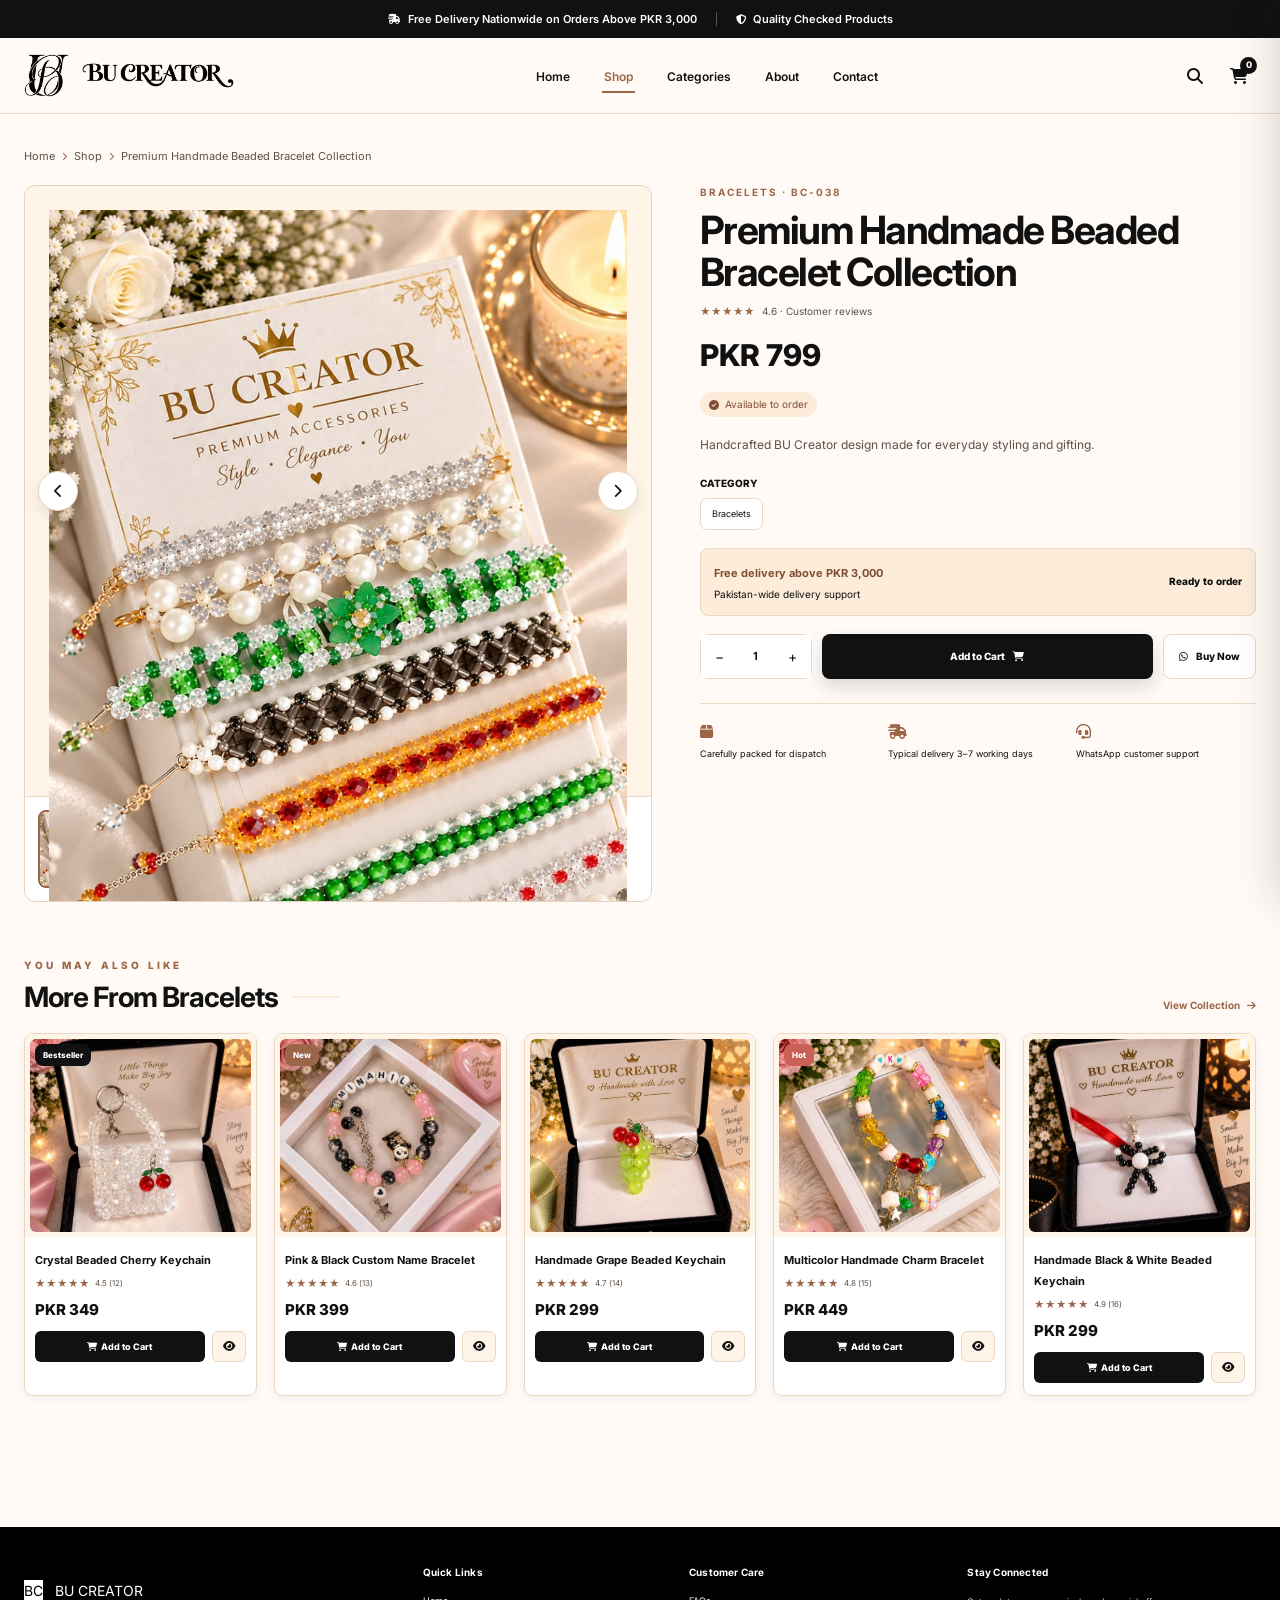
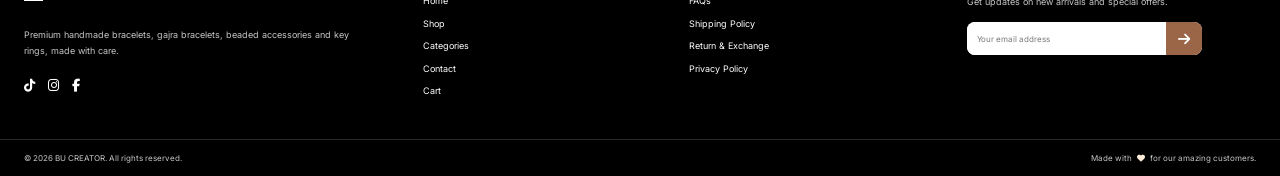
<file: product-details.html>
<!DOCTYPE html><html lang="en"><head><meta charset="UTF-8"><meta name="viewport" content="width=device-width, initial-scale=1.0"><link rel="icon" type="image/x-icon" href="BU_Creator_Favicon.ico"><link rel="preconnect" href="https://fonts.googleapis.com"><link rel="preconnect" href="https://fonts.gstatic.com" crossorigin><link href="https://fonts.googleapis.com/css2?family=Inter:wght@400;500;600;700;800&family=Playfair+Display:wght@600;700&display=swap" rel="stylesheet"><link rel="stylesheet" href="https://cdnjs.cloudflare.com/ajax/libs/font-awesome/6.6.0/css/all.min.css"><link rel="stylesheet" href="style.css"><title>Product | BU Creator</title></head><body data-page="shop">
<div class="announcement-bar"><div class="container announcement-inner"><span><i class="fa-solid fa-truck-fast"></i> Free Delivery Nationwide on Orders Above PKR 3,000</span><span class="announcement-divider"></span><span><i class="fa-solid fa-shield-halved"></i> Quality Checked Products</span></div></div>
<header class="site-header"><div class="container nav-inner"><a class="brand" href="index.html"><img class="brand-logo-mark" src="bu-creator-monogram-black.png" alt=""><img class="brand-logo-word" src="bu-creator-wordmark-black.png" alt="BU CREATOR"></a><button class="menu-toggle" id="menuToggle" aria-label="Open menu" aria-expanded="false"><i class="fa-solid fa-bars"></i></button><nav class="main-nav" id="mainNav"><a href="index.html">Home</a><a class="active" href="shop.html">Shop</a><a href="categories.html">Categories</a><a href="about.html">About</a><a href="contact.html">Contact</a></nav><div class="nav-actions"><button class="icon-btn" id="searchButton" aria-label="Search"><i class="fa-solid fa-magnifying-glass"></i></button><button class="icon-btn" id="cartButton" aria-label="Open cart"><i class="fa-solid fa-cart-shopping"></i><span class="cart-count" id="cartCount">0</span></button></div></div></header>
<main class="product-page-wrap"><div class="container"><div class="breadcrumb"><a href="index.html">Home</a><i class="fa-solid fa-chevron-right"></i><a href="shop.html">Shop</a><i class="fa-solid fa-chevron-right"></i><span id="crumbTitle">Product</span></div><div id="productRoot"></div></div></main>
<footer class="site-footer"><div class="footer-main"><div class="container footer-grid"><div class="footer-brand"><a class="brand" href="index.html"><span class="brand-mark">BC</span><span class="brand-name">BU CREATOR</span></a><p>Premium handmade bracelets, gajra bracelets, beaded accessories and key rings, made with care.</p><div class="socials"><a href="https://www.tiktok.com/@bucreator777" target="_blank" rel="noopener"><i class="fa-brands fa-tiktok"></i></a><a href="https://www.instagram.com/bucreator666" target="_blank" rel="noopener"><i class="fa-brands fa-instagram"></i></a><a href="https://www.facebook.com/" target="_blank" rel="noopener"><i class="fa-brands fa-facebook-f"></i></a></div></div><div><h3>Quick Links</h3><a href="index.html">Home</a><a href="shop.html">Shop</a><a href="categories.html">Categories</a><a href="contact.html">Contact</a><a href="cart.html">Cart</a></div><div><h3>Customer Care</h3><a href="faq.html">FAQs</a><a href="shipping.html">Shipping Policy</a><a href="returns.html">Return & Exchange</a><a href="privacy.html">Privacy Policy</a></div><div><h3>Stay Connected</h3><p>Get updates on new arrivals and special offers.</p><form id="subscribeForm" class="subscribe-form"><input type="email" placeholder="Your email address" required><button type="submit"><i class="fa-solid fa-arrow-right"></i></button></form></div></div></div><div class="footer-bottom"><div class="container"><span>© 2026 BU CREATOR. All rights reserved.</span><span>Made with <i class="fa-solid fa-heart"></i> for our amazing customers.</span></div></div></footer>
<div class="search-overlay" id="searchOverlay" aria-hidden="true"><div class="search-panel"><button class="close-search" id="closeSearch"><i class="fa-solid fa-xmark"></i></button><div class="section-kicker">SEARCH</div><h2>Find your next favorite.</h2><input id="searchInput" type="search" placeholder="Search bracelets, gajra, key rings..."><div id="searchResults" class="search-results"></div></div></div><aside class="cart-drawer" id="cartDrawer" aria-hidden="true"><div class="cart-head"><strong>Your Cart</strong><button id="closeCart"><i class="fa-solid fa-xmark"></i></button></div><div id="cartItems" class="cart-items"></div><div class="cart-footer"><div class="cart-summary-line"><span>Subtotal</span><span id="cartTotal">PKR 0</span></div><a id="drawerCheckout" class="primary-btn drawer-checkout" href="cart.html">View Cart & Checkout</a><div class="drawer-note">Orders are confirmed through WhatsApp.</div></div></aside><div class="overlay" id="drawerOverlay"></div><div class="toast" id="toast">Added to cart</div>
<script src="product-data.js"></script><script src="site.js"></script><script>
document.addEventListener('DOMContentLoaded',()=>{
 const q=new URLSearchParams(location.search);const id=q.get('id');const p=BUCreator.PRODUCTS.find(x=>x.id===id)||BUCreator.PRODUCTS[0];const root=document.getElementById('productRoot');if(!p){root.innerHTML='<div class="policy-card">Product not found. <a href="shop.html">Go back to shop.</a></div>';return}
 document.title=BUCreator.productTitle(p)+' | BU Creator';document.getElementById('crumbTitle').textContent=BUCreator.productTitle(p);
 const gallery=Array.from(new Set([...(p.images||[]),p.image].filter(Boolean)));let current=0,qty=1;
 root.innerHTML=`<div class="product-layout"><div class="product-gallery"><div class="gallery-box"><div class="main-image-wrap"><button class="gallery-arrow gallery-prev" aria-label="Previous image"><i class="fa-solid fa-chevron-left"></i></button><img id="mainProductImage" src="${p.image}" alt="${BUCreator.productTitle(p)}"><button class="gallery-arrow gallery-next" aria-label="Next image"><i class="fa-solid fa-chevron-right"></i></button></div><div class="thumb-row" id="thumbRow"></div></div></div><div class="product-info-page"><div class="product-meta">${BUCreator.getCategory(p)} · ${p.id}</div><h1>${BUCreator.productTitle(p)}</h1><div class="rating-row"><span class="stars">★★★★★</span><span>${(4.6+(p.id.charCodeAt(p.id.length-1)%4)*0.1).toFixed(1)} · Customer reviews</span></div><div><span class="price-main">${BUCreator.money(BUCreator.numericPrice(p.price))}</span>${BUCreator.priceNote(p.price)?`<span class="price-note">per ${BUCreator.priceNote(p.price)}</span>`:''}</div><div class="stock"><i class="fa-solid fa-circle-check"></i> Available to order</div><p class="product-desc">${p.description||'Handcrafted BU Creator design made for everyday styling and gifting.'}</p><div class="option-block"><div class="option-title">CATEGORY</div><span class="style-choice">${BUCreator.getCategory(p)}</span></div><div class="offer-box"><div><strong>Free delivery above PKR 3,000</strong><br><span>Pakistan-wide delivery support</span></div><span class="timer">Ready to order</span></div><div class="buy-row"><div class="qty-control"><button id="minusQty" type="button">−</button><span id="qty">1</span><button id="plusQty" type="button">+</button></div><button id="addProduct" class="primary-btn" type="button">Add to Cart <i class="fa-solid fa-cart-shopping"></i></button><button id="buyNow" class="whatsapp-btn" type="button"><i class="fa-brands fa-whatsapp"></i> Buy Now</button></div><div class="benefit-grid"><div><i class="fa-solid fa-box"></i><span>Carefully packed for dispatch</span></div><div><i class="fa-solid fa-truck-fast"></i><span>Typical delivery 3–7 working days</span></div><div><i class="fa-solid fa-headset"></i><span>WhatsApp customer support</span></div></div></div></div><section class="related-section"><div class="section-heading-row"><div><div class="section-kicker">YOU MAY ALSO LIKE</div><h2>More From ${BUCreator.getCategory(p)} <span class="heading-line"></span></h2></div><a class="view-link" href="shop.html?category=${encodeURIComponent(BUCreator.getCategory(p))}">View Collection <i class="fa-solid fa-arrow-right"></i></a></div><div id="relatedGrid" class="product-grid related-grid"></div></section>`;
 const main=document.getElementById('mainProductImage'),thumbRow=document.getElementById('thumbRow');gallery.forEach((src,i)=>{const b=document.createElement('button');b.className='thumb'+(i===0?' active':'');b.type='button';b.innerHTML=`<img src="${src}" alt="${BUCreator.productTitle(p)} image ${i+1}">`;b.onclick=()=>{current=i;render()};thumbRow.appendChild(b)});
 function render(){main.src=gallery[current];document.querySelectorAll('.thumb').forEach((t,i)=>t.classList.toggle('active',i===current))};render();document.querySelector('.gallery-prev').onclick=()=>{current=(current-1+gallery.length)%gallery.length;render()};document.querySelector('.gallery-next').onclick=()=>{current=(current+1)%gallery.length;render()};
 document.getElementById('minusQty').onclick=()=>{qty=Math.max(1,qty-1);document.getElementById('qty').textContent=qty};document.getElementById('plusQty').onclick=()=>{qty=Math.min(99,qty+1);document.getElementById('qty').textContent=qty};document.getElementById('addProduct').onclick=()=>{BUCreator.addToCart(p.id,qty)};document.getElementById('buyNow').onclick=()=>{BUCreator.addToCart(p.id,qty);location.href='checkout.html'};
 const rel=BUCreator.PRODUCTS.filter(x=>BUCreator.getCategory(x)===BUCreator.getCategory(p)&&x.id!==p.id).slice(0,5);BUCreator.renderProductGrid(document.getElementById('relatedGrid'),rel);
});
</script></body></html>
</file>
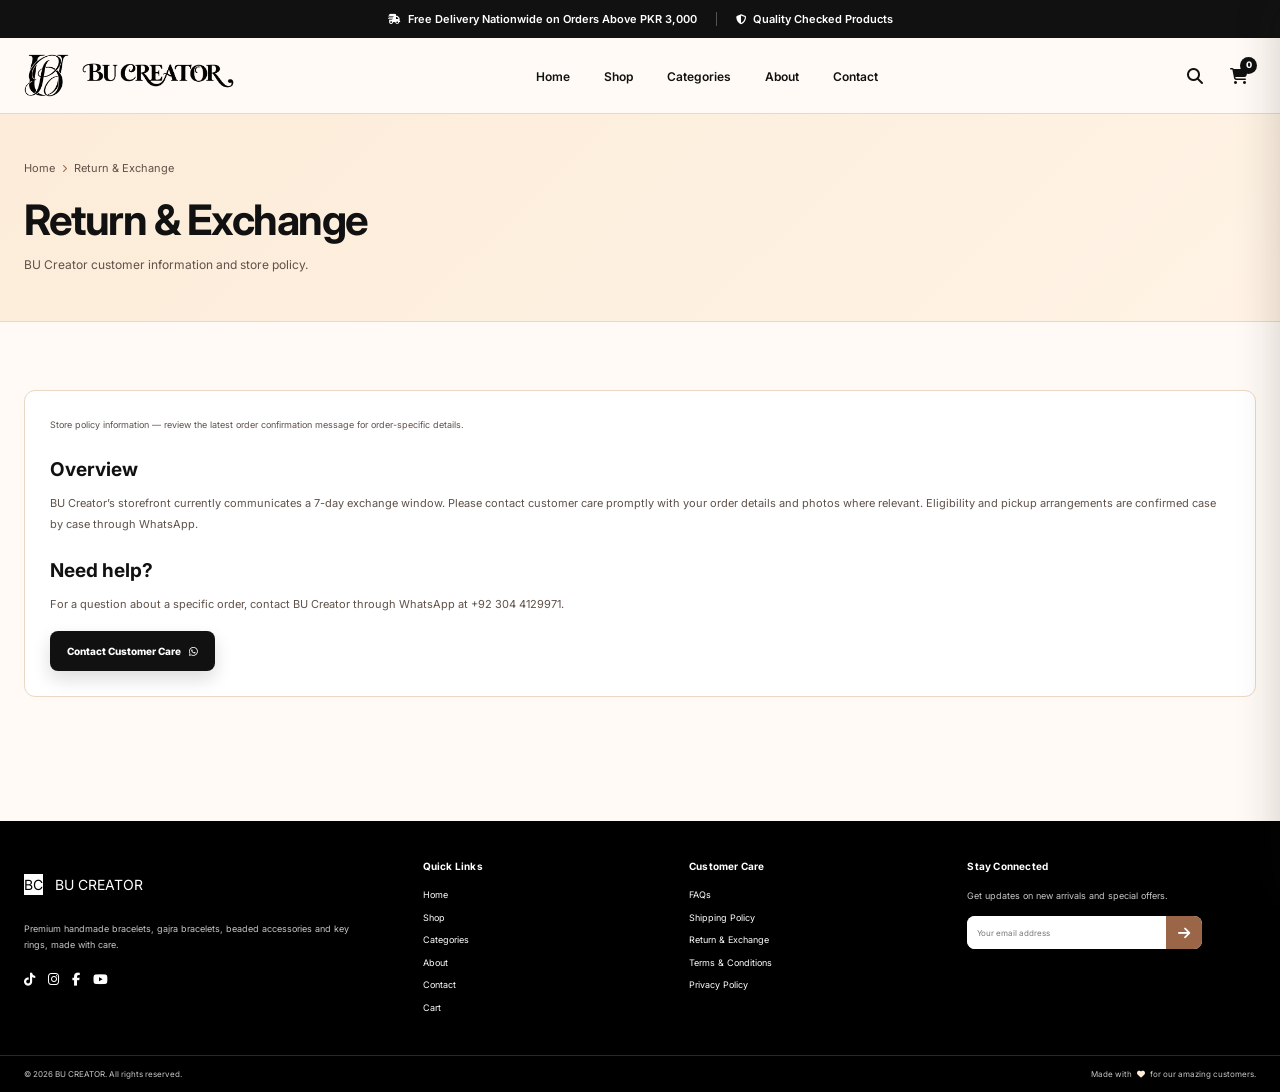
<file: returns.html>
<!DOCTYPE html><html lang="en"><head><meta charset="UTF-8"><meta name="viewport" content="width=device-width, initial-scale=1.0"><link rel="icon" type="image/x-icon" href="BU_Creator_Favicon.ico"><link rel="preconnect" href="https://fonts.googleapis.com"><link rel="preconnect" href="https://fonts.gstatic.com" crossorigin><link href="https://fonts.googleapis.com/css2?family=Inter:wght@400;500;600;700;800&family=Playfair+Display:wght@600;700&display=swap" rel="stylesheet"><link rel="stylesheet" href="https://cdnjs.cloudflare.com/ajax/libs/font-awesome/6.6.0/css/all.min.css"><link rel="stylesheet" href="style.css"><title>Return & Exchange | BU Creator</title><meta name="description" content="Return & Exchange"></head><body><div class="announcement-bar"><div class="container announcement-inner"><span><i class="fa-solid fa-truck-fast"></i> Free Delivery Nationwide on Orders Above PKR 3,000</span><span class="announcement-divider"></span><span><i class="fa-solid fa-shield-halved"></i> Quality Checked Products</span></div></div><header class="site-header"><div class="container nav-inner"><a class="brand" href="index.html" aria-label="BU Creator Home"><img class="brand-logo-mark" src="bu-creator-monogram-black.png" alt=""><img class="brand-logo-word" src="bu-creator-wordmark-black.png" alt="BU CREATOR"></a><button class="menu-toggle" id="menuToggle" aria-label="Open menu" aria-expanded="false"><i class="fa-solid fa-bars"></i></button><nav class="main-nav" id="mainNav"><a data-nav="home" href="index.html">Home</a><a data-nav="shop" href="shop.html">Shop</a><a data-nav="categories" href="categories.html">Categories</a><a data-nav="about" href="about.html">About</a><a data-nav="contact" href="contact.html">Contact</a></nav><div class="nav-actions"><button class="icon-btn" id="searchButton" aria-label="Search"><i class="fa-solid fa-magnifying-glass"></i></button><button class="icon-btn" id="cartButton" aria-label="Open cart"><i class="fa-solid fa-cart-shopping"></i><span class="cart-count" id="cartCount">0</span></button></div></div></header><main><section class="inner-hero"><div class="container"><div class="breadcrumb"><a href="index.html">Home</a><i class="fa-solid fa-chevron-right"></i><span>Return & Exchange</span></div><h1>Return & Exchange</h1><p>BU Creator customer information and store policy.</p></div></section><section class="section container"><div class="policy-card"><p class="policy-updated">Store policy information — review the latest order confirmation message for order-specific details.</p><h2>Overview</h2><p>BU Creator’s storefront currently communicates a 7-day exchange window. Please contact customer care promptly with your order details and photos where relevant. Eligibility and pickup arrangements are confirmed case by case through WhatsApp.</p><h2>Need help?</h2><p>For a question about a specific order, contact BU Creator through WhatsApp at +92 304 4129971.</p><a class="primary-btn" style="margin-top:16px;border-radius:8px" target="_blank" rel="noopener" href="https://wa.me/923044129971?text=Hello%20BU%20Creator,%20I%20have%20a%20question%20about%20your%20store%20policy.">Contact Customer Care <i class="fa-brands fa-whatsapp"></i></a></div></section></main><footer class="site-footer"><div class="footer-main"><div class="container footer-grid"><div class="footer-brand"><a class="brand" href="index.html"><span class="brand-mark">BC</span><span class="brand-name">BU CREATOR</span></a><p>Premium handmade bracelets, gajra bracelets, beaded accessories and key rings, made with care.</p><div class="socials"><a href="https://www.tiktok.com/@bucreator777" target="_blank" rel="noopener" aria-label="TikTok"><i class="fa-brands fa-tiktok"></i></a><a href="https://www.instagram.com/bucreator666" target="_blank" rel="noopener" aria-label="Instagram"><i class="fa-brands fa-instagram"></i></a><a href="https://www.facebook.com/" target="_blank" rel="noopener" aria-label="Facebook"><i class="fa-brands fa-facebook-f"></i></a><a href="https://www.youtube.com/" target="_blank" rel="noopener" aria-label="YouTube"><i class="fa-brands fa-youtube"></i></a></div></div><div><h3>Quick Links</h3><a href="index.html">Home</a><a href="shop.html">Shop</a><a href="categories.html">Categories</a><a href="about.html">About</a><a href="contact.html">Contact</a><a href="cart.html">Cart</a></div><div><h3>Customer Care</h3><a href="faq.html">FAQs</a><a href="shipping.html">Shipping Policy</a><a href="returns.html">Return & Exchange</a><a href="terms.html">Terms & Conditions</a><a href="privacy.html">Privacy Policy</a></div><div><h3>Stay Connected</h3><p>Get updates on new arrivals and special offers.</p><form id="subscribeForm" class="subscribe-form"><input type="email" placeholder="Your email address" aria-label="Your email address" required><button type="submit" aria-label="Subscribe"><i class="fa-solid fa-arrow-right"></i></button></form></div></div></div><div class="footer-bottom"><div class="container"><span>© 2026 BU CREATOR. All rights reserved.</span><span>Made with <i class="fa-solid fa-heart"></i> for our amazing customers.</span></div></div></footer><div class="search-overlay" id="searchOverlay" aria-hidden="true"><div class="search-panel"><button class="close-search" id="closeSearch" aria-label="Close search"><i class="fa-solid fa-xmark"></i></button><div class="section-kicker">SEARCH</div><h2>Find your next favorite.</h2><input id="searchInput" type="search" placeholder="Search bracelets, gajra, key rings..."><div id="searchResults" class="search-results"></div></div></div><aside class="cart-drawer" id="cartDrawer" aria-hidden="true"><div class="cart-head"><strong>Your Cart</strong><button id="closeCart" aria-label="Close cart"><i class="fa-solid fa-xmark"></i></button></div><div id="cartItems" class="cart-items"></div><div class="cart-footer"><div class="cart-summary-line"><span>Subtotal</span><span id="cartTotal">PKR 0</span></div><a id="drawerCheckout" class="primary-btn drawer-checkout" href="cart.html">View Cart & Checkout</a><div class="drawer-note">Orders are confirmed through WhatsApp.</div></div></aside><div class="overlay" id="drawerOverlay"></div><div class="toast" id="toast">Added to cart</div><script src="product-data.js"></script><script src="site.js"></script></body></html>
</file>
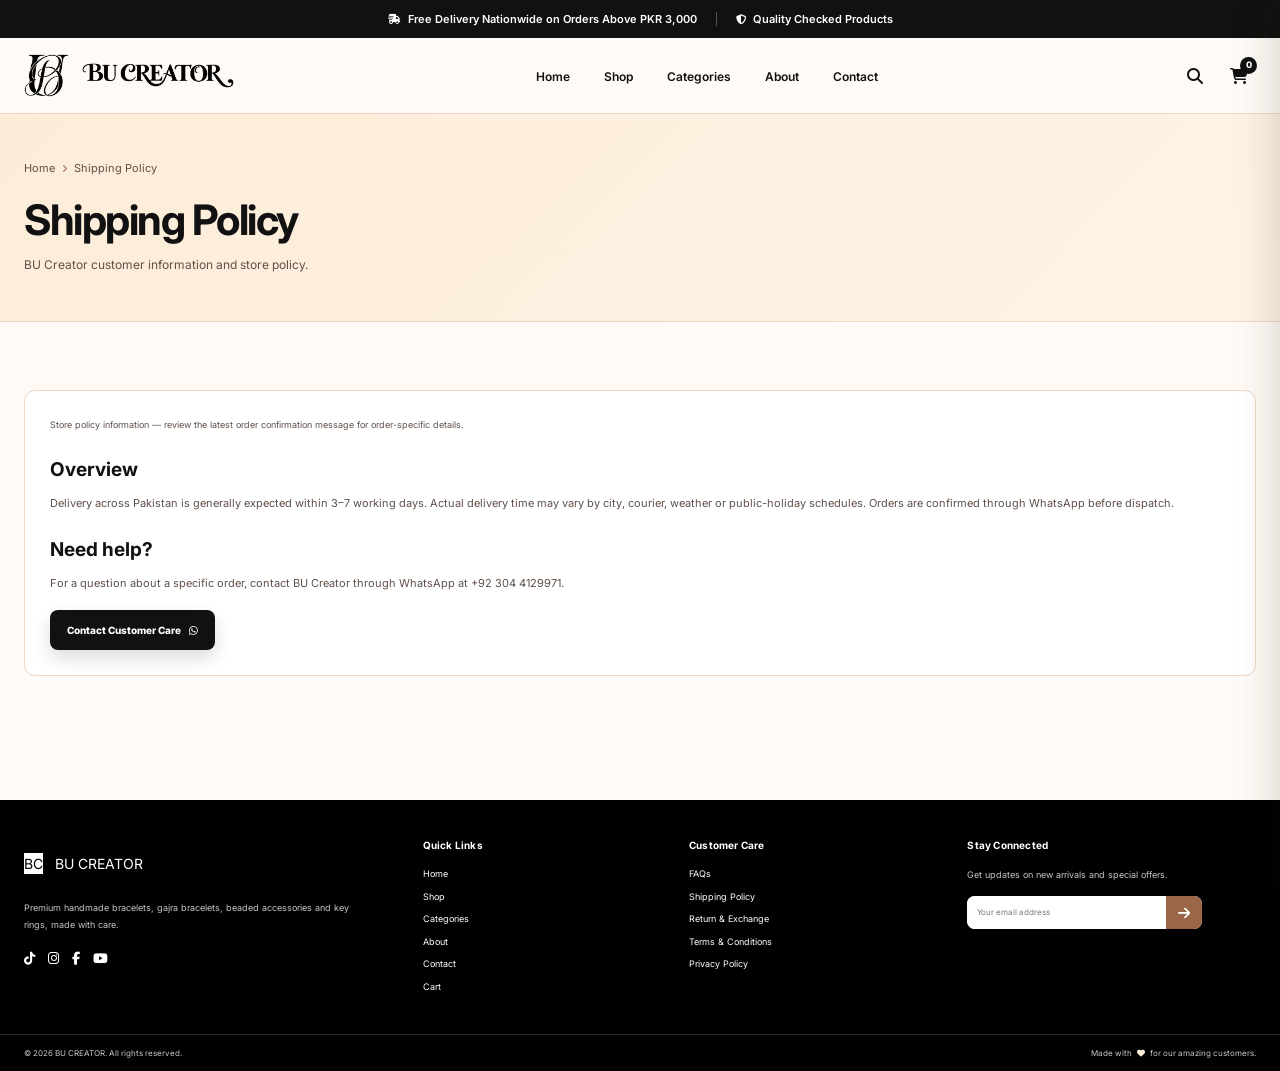
<file: shipping.html>
<!DOCTYPE html><html lang="en"><head><meta charset="UTF-8"><meta name="viewport" content="width=device-width, initial-scale=1.0"><link rel="icon" type="image/x-icon" href="BU_Creator_Favicon.ico"><link rel="preconnect" href="https://fonts.googleapis.com"><link rel="preconnect" href="https://fonts.gstatic.com" crossorigin><link href="https://fonts.googleapis.com/css2?family=Inter:wght@400;500;600;700;800&family=Playfair+Display:wght@600;700&display=swap" rel="stylesheet"><link rel="stylesheet" href="https://cdnjs.cloudflare.com/ajax/libs/font-awesome/6.6.0/css/all.min.css"><link rel="stylesheet" href="style.css"><title>Shipping Policy | BU Creator</title><meta name="description" content="Shipping Policy"></head><body><div class="announcement-bar"><div class="container announcement-inner"><span><i class="fa-solid fa-truck-fast"></i> Free Delivery Nationwide on Orders Above PKR 3,000</span><span class="announcement-divider"></span><span><i class="fa-solid fa-shield-halved"></i> Quality Checked Products</span></div></div><header class="site-header"><div class="container nav-inner"><a class="brand" href="index.html" aria-label="BU Creator Home"><img class="brand-logo-mark" src="bu-creator-monogram-black.png" alt=""><img class="brand-logo-word" src="bu-creator-wordmark-black.png" alt="BU CREATOR"></a><button class="menu-toggle" id="menuToggle" aria-label="Open menu" aria-expanded="false"><i class="fa-solid fa-bars"></i></button><nav class="main-nav" id="mainNav"><a data-nav="home" href="index.html">Home</a><a data-nav="shop" href="shop.html">Shop</a><a data-nav="categories" href="categories.html">Categories</a><a data-nav="about" href="about.html">About</a><a data-nav="contact" href="contact.html">Contact</a></nav><div class="nav-actions"><button class="icon-btn" id="searchButton" aria-label="Search"><i class="fa-solid fa-magnifying-glass"></i></button><button class="icon-btn" id="cartButton" aria-label="Open cart"><i class="fa-solid fa-cart-shopping"></i><span class="cart-count" id="cartCount">0</span></button></div></div></header><main><section class="inner-hero"><div class="container"><div class="breadcrumb"><a href="index.html">Home</a><i class="fa-solid fa-chevron-right"></i><span>Shipping Policy</span></div><h1>Shipping Policy</h1><p>BU Creator customer information and store policy.</p></div></section><section class="section container"><div class="policy-card"><p class="policy-updated">Store policy information — review the latest order confirmation message for order-specific details.</p><h2>Overview</h2><p>Delivery across Pakistan is generally expected within 3–7 working days. Actual delivery time may vary by city, courier, weather or public-holiday schedules. Orders are confirmed through WhatsApp before dispatch.</p><h2>Need help?</h2><p>For a question about a specific order, contact BU Creator through WhatsApp at +92 304 4129971.</p><a class="primary-btn" style="margin-top:16px;border-radius:8px" target="_blank" rel="noopener" href="https://wa.me/923044129971?text=Hello%20BU%20Creator,%20I%20have%20a%20question%20about%20your%20store%20policy.">Contact Customer Care <i class="fa-brands fa-whatsapp"></i></a></div></section></main><footer class="site-footer"><div class="footer-main"><div class="container footer-grid"><div class="footer-brand"><a class="brand" href="index.html"><span class="brand-mark">BC</span><span class="brand-name">BU CREATOR</span></a><p>Premium handmade bracelets, gajra bracelets, beaded accessories and key rings, made with care.</p><div class="socials"><a href="https://www.tiktok.com/@bucreator777" target="_blank" rel="noopener" aria-label="TikTok"><i class="fa-brands fa-tiktok"></i></a><a href="https://www.instagram.com/bucreator666" target="_blank" rel="noopener" aria-label="Instagram"><i class="fa-brands fa-instagram"></i></a><a href="https://www.facebook.com/" target="_blank" rel="noopener" aria-label="Facebook"><i class="fa-brands fa-facebook-f"></i></a><a href="https://www.youtube.com/" target="_blank" rel="noopener" aria-label="YouTube"><i class="fa-brands fa-youtube"></i></a></div></div><div><h3>Quick Links</h3><a href="index.html">Home</a><a href="shop.html">Shop</a><a href="categories.html">Categories</a><a href="about.html">About</a><a href="contact.html">Contact</a><a href="cart.html">Cart</a></div><div><h3>Customer Care</h3><a href="faq.html">FAQs</a><a href="shipping.html">Shipping Policy</a><a href="returns.html">Return & Exchange</a><a href="terms.html">Terms & Conditions</a><a href="privacy.html">Privacy Policy</a></div><div><h3>Stay Connected</h3><p>Get updates on new arrivals and special offers.</p><form id="subscribeForm" class="subscribe-form"><input type="email" placeholder="Your email address" aria-label="Your email address" required><button type="submit" aria-label="Subscribe"><i class="fa-solid fa-arrow-right"></i></button></form></div></div></div><div class="footer-bottom"><div class="container"><span>© 2026 BU CREATOR. All rights reserved.</span><span>Made with <i class="fa-solid fa-heart"></i> for our amazing customers.</span></div></div></footer><div class="search-overlay" id="searchOverlay" aria-hidden="true"><div class="search-panel"><button class="close-search" id="closeSearch" aria-label="Close search"><i class="fa-solid fa-xmark"></i></button><div class="section-kicker">SEARCH</div><h2>Find your next favorite.</h2><input id="searchInput" type="search" placeholder="Search bracelets, gajra, key rings..."><div id="searchResults" class="search-results"></div></div></div><aside class="cart-drawer" id="cartDrawer" aria-hidden="true"><div class="cart-head"><strong>Your Cart</strong><button id="closeCart" aria-label="Close cart"><i class="fa-solid fa-xmark"></i></button></div><div id="cartItems" class="cart-items"></div><div class="cart-footer"><div class="cart-summary-line"><span>Subtotal</span><span id="cartTotal">PKR 0</span></div><a id="drawerCheckout" class="primary-btn drawer-checkout" href="cart.html">View Cart & Checkout</a><div class="drawer-note">Orders are confirmed through WhatsApp.</div></div></aside><div class="overlay" id="drawerOverlay"></div><div class="toast" id="toast">Added to cart</div><script src="product-data.js"></script><script src="site.js"></script></body></html>
</file>
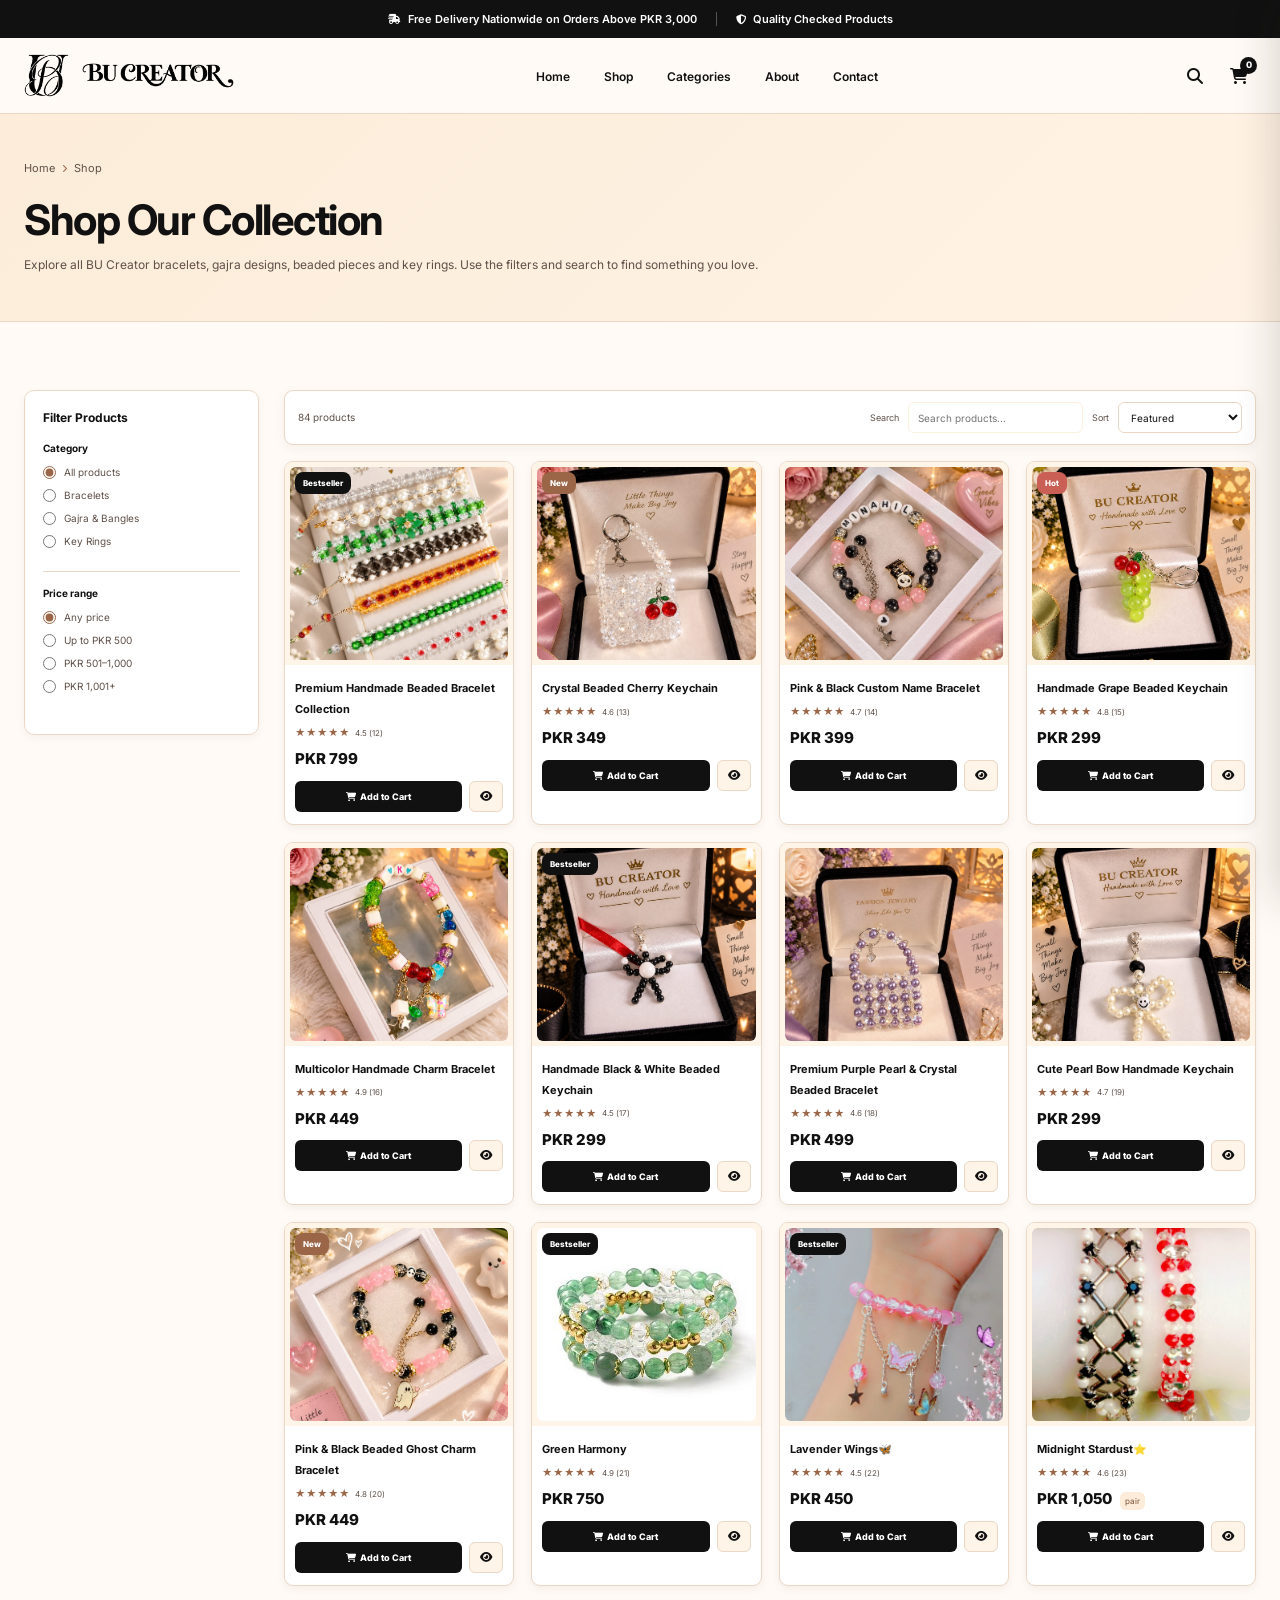
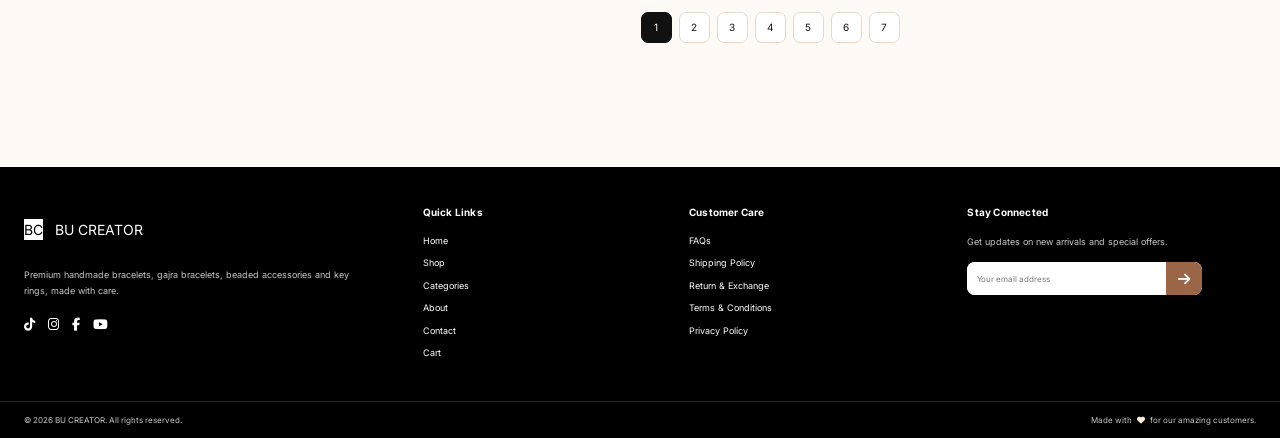
<file: shop.html>
<!DOCTYPE html><html lang="en"><head><meta charset="UTF-8"><meta name="viewport" content="width=device-width, initial-scale=1.0"><link rel="icon" type="image/x-icon" href="BU_Creator_Favicon.ico"><link rel="preconnect" href="https://fonts.googleapis.com"><link rel="preconnect" href="https://fonts.gstatic.com" crossorigin><link href="https://fonts.googleapis.com/css2?family=Inter:wght@400;500;600;700;800&family=Playfair+Display:wght@600;700&display=swap" rel="stylesheet"><link rel="stylesheet" href="https://cdnjs.cloudflare.com/ajax/libs/font-awesome/6.6.0/css/all.min.css"><link rel="stylesheet" href="style.css"><title>Shop | BU Creator</title><meta name="description" content="Shop BU Creator handmade bracelets, gajra bracelets and key rings."></head><body><div class="announcement-bar"><div class="container announcement-inner"><span><i class="fa-solid fa-truck-fast"></i> Free Delivery Nationwide on Orders Above PKR 3,000</span><span class="announcement-divider"></span><span><i class="fa-solid fa-shield-halved"></i> Quality Checked Products</span></div></div><header class="site-header"><div class="container nav-inner"><a class="brand" href="index.html" aria-label="BU Creator Home"><img class="brand-logo-mark" src="bu-creator-monogram-black.png" alt=""><img class="brand-logo-word" src="bu-creator-wordmark-black.png" alt="BU CREATOR"></a><button class="menu-toggle" id="menuToggle" aria-label="Open menu" aria-expanded="false"><i class="fa-solid fa-bars"></i></button><nav class="main-nav" id="mainNav"><a data-nav="home" href="index.html">Home</a><a data-nav="shop" href="shop.html">Shop</a><a data-nav="categories" href="categories.html">Categories</a><a data-nav="about" href="about.html">About</a><a data-nav="contact" href="contact.html">Contact</a></nav><div class="nav-actions"><button class="icon-btn" id="searchButton" aria-label="Search"><i class="fa-solid fa-magnifying-glass"></i></button><button class="icon-btn" id="cartButton" aria-label="Open cart"><i class="fa-solid fa-cart-shopping"></i><span class="cart-count" id="cartCount">0</span></button></div></div></header><main><section class="inner-hero"><div class="container"><div class="breadcrumb"><a href="index.html">Home</a><i class="fa-solid fa-chevron-right"></i><span>Shop</span></div><h1>Shop Our Collection</h1><p>Explore all BU Creator bracelets, gajra designs, beaded pieces and key rings. Use the filters and search to find something you love.</p></div></section><section class="section container"><div class="shop-layout"><aside class="filter-panel"><h3>Filter Products</h3><div class="filter-group"><strong>Category</strong><div class="filter-options"><label class="filter-option"><input type="radio" name="category" value="All" checked> All products</label><label class="filter-option"><input type="radio" name="category" value="Bracelets"> Bracelets</label><label class="filter-option"><input type="radio" name="category" value="Gajra & Bangles"> Gajra & Bangles</label><label class="filter-option"><input type="radio" name="category" value="Key Rings"> Key Rings</label></div></div><div class="filter-group"><strong>Price range</strong><div class="filter-options"><label class="filter-option"><input type="radio" name="price" value="All" checked> Any price</label><label class="filter-option"><input type="radio" name="price" value="0-500"> Up to PKR 500</label><label class="filter-option"><input type="radio" name="price" value="501-1000"> PKR 501–1,000</label><label class="filter-option"><input type="radio" name="price" value="1001-999999"> PKR 1,001+</label></div></div></aside><div><div class="shop-toolbar"><div class="toolbar-left"><span id="resultCount">0</span> products</div><div class="toolbar-right"><label for="shopSearch">Search</label><input id="shopSearch" style="height:31px;border:1px solid #fcf0df;border-radius:6px;padding:0 9px;font-size:10px;min-width:170px" type="search" placeholder="Search products..."><label for="sortSelect">Sort</label><select id="sortSelect"><option value="featured">Featured</option><option value="price-low">Price: Low to High</option><option value="price-high">Price: High to Low</option><option value="name">Name: A–Z</option></select></div></div><div class="product-grid shop-grid" id="shopGrid"></div><div class="pagination" id="pagination"></div></div></div></section></main><footer class="site-footer"><div class="footer-main"><div class="container footer-grid"><div class="footer-brand"><a class="brand" href="index.html"><span class="brand-mark">BC</span><span class="brand-name">BU CREATOR</span></a><p>Premium handmade bracelets, gajra bracelets, beaded accessories and key rings, made with care.</p><div class="socials"><a href="https://www.tiktok.com/@bucreator777" target="_blank" rel="noopener" aria-label="TikTok"><i class="fa-brands fa-tiktok"></i></a><a href="https://www.instagram.com/bucreator666" target="_blank" rel="noopener" aria-label="Instagram"><i class="fa-brands fa-instagram"></i></a><a href="https://www.facebook.com/" target="_blank" rel="noopener" aria-label="Facebook"><i class="fa-brands fa-facebook-f"></i></a><a href="https://www.youtube.com/" target="_blank" rel="noopener" aria-label="YouTube"><i class="fa-brands fa-youtube"></i></a></div></div><div><h3>Quick Links</h3><a href="index.html">Home</a><a href="shop.html">Shop</a><a href="categories.html">Categories</a><a href="about.html">About</a><a href="contact.html">Contact</a><a href="cart.html">Cart</a></div><div><h3>Customer Care</h3><a href="faq.html">FAQs</a><a href="shipping.html">Shipping Policy</a><a href="returns.html">Return & Exchange</a><a href="terms.html">Terms & Conditions</a><a href="privacy.html">Privacy Policy</a></div><div><h3>Stay Connected</h3><p>Get updates on new arrivals and special offers.</p><form id="subscribeForm" class="subscribe-form"><input type="email" placeholder="Your email address" aria-label="Your email address" required><button type="submit" aria-label="Subscribe"><i class="fa-solid fa-arrow-right"></i></button></form></div></div></div><div class="footer-bottom"><div class="container"><span>© 2026 BU CREATOR. All rights reserved.</span><span>Made with <i class="fa-solid fa-heart"></i> for our amazing customers.</span></div></div></footer><div class="search-overlay" id="searchOverlay" aria-hidden="true"><div class="search-panel"><button class="close-search" id="closeSearch" aria-label="Close search"><i class="fa-solid fa-xmark"></i></button><div class="section-kicker">SEARCH</div><h2>Find your next favorite.</h2><input id="searchInput" type="search" placeholder="Search bracelets, gajra, key rings..."><div id="searchResults" class="search-results"></div></div></div><aside class="cart-drawer" id="cartDrawer" aria-hidden="true"><div class="cart-head"><strong>Your Cart</strong><button id="closeCart" aria-label="Close cart"><i class="fa-solid fa-xmark"></i></button></div><div id="cartItems" class="cart-items"></div><div class="cart-footer"><div class="cart-summary-line"><span>Subtotal</span><span id="cartTotal">PKR 0</span></div><a id="drawerCheckout" class="primary-btn drawer-checkout" href="cart.html">View Cart & Checkout</a><div class="drawer-note">Orders are confirmed through WhatsApp.</div></div></aside><div class="overlay" id="drawerOverlay"></div><div class="toast" id="toast">Added to cart</div><script src="product-data.js"></script><script src="site.js"></script><script>document.addEventListener('DOMContentLoaded',()=>{const grid=document.getElementById('shopGrid'),count=document.getElementById('resultCount'),pag=document.getElementById('pagination'),search=document.getElementById('shopSearch'),sort=document.getElementById('sortSelect');const params=new URLSearchParams(location.search);let state={category:params.get('category')||'All',price:'All',q:params.get('q')||'',sort:'featured',page:1};search.value=state.q;document.querySelectorAll('input[name="category"]').forEach(el=>el.checked=el.value===state.category);function apply(){let arr=BUCreator.PRODUCTS.slice();if(state.category!=='All')arr=arr.filter(p=>BUCreator.getCategory(p)===state.category);if(state.price!=='All'){const parts=state.price.split('-').map(Number);arr=arr.filter(p=>{const n=BUCreator.numericPrice(p.price);return n>=parts[0]&&n<=parts[1]})}if(state.q){const q=state.q.toLowerCase();arr=arr.filter(p=>(BUCreator.productTitle(p)+' '+(p.description||'')).toLowerCase().includes(q))}if(state.sort==='price-low')arr.sort((a,b)=>BUCreator.numericPrice(a.price)-BUCreator.numericPrice(b.price));if(state.sort==='price-high')arr.sort((a,b)=>BUCreator.numericPrice(b.price)-BUCreator.numericPrice(a.price));if(state.sort==='name')arr.sort((a,b)=>BUCreator.productTitle(a).localeCompare(BUCreator.productTitle(b)));count.textContent=arr.length;const per=12,total=Math.max(1,Math.ceil(arr.length/per));state.page=Math.min(state.page,total);BUCreator.renderProductGrid(grid,arr.slice((state.page-1)*per,state.page*per));pag.innerHTML='';for(let i=1;i<=total;i++){const b=document.createElement('button');b.className='page-btn'+(i===state.page?' active':'');b.textContent=i;b.onclick=()=>{state.page=i;apply();window.scrollTo({top:document.querySelector('.shop-layout').offsetTop-95,behavior:'smooth'})};pag.appendChild(b)}}document.querySelectorAll('input[name="category"]').forEach(el=>el.addEventListener('change',()=>{state.category=el.value;state.page=1;apply()}));document.querySelectorAll('input[name="price"]').forEach(el=>el.addEventListener('change',()=>{state.price=el.value;state.page=1;apply()}));search.addEventListener('input',()=>{state.q=search.value.trim();state.page=1;apply()});sort.addEventListener('change',()=>{state.sort=sort.value;state.page=1;apply()});apply()});</script></body></html>
</file>
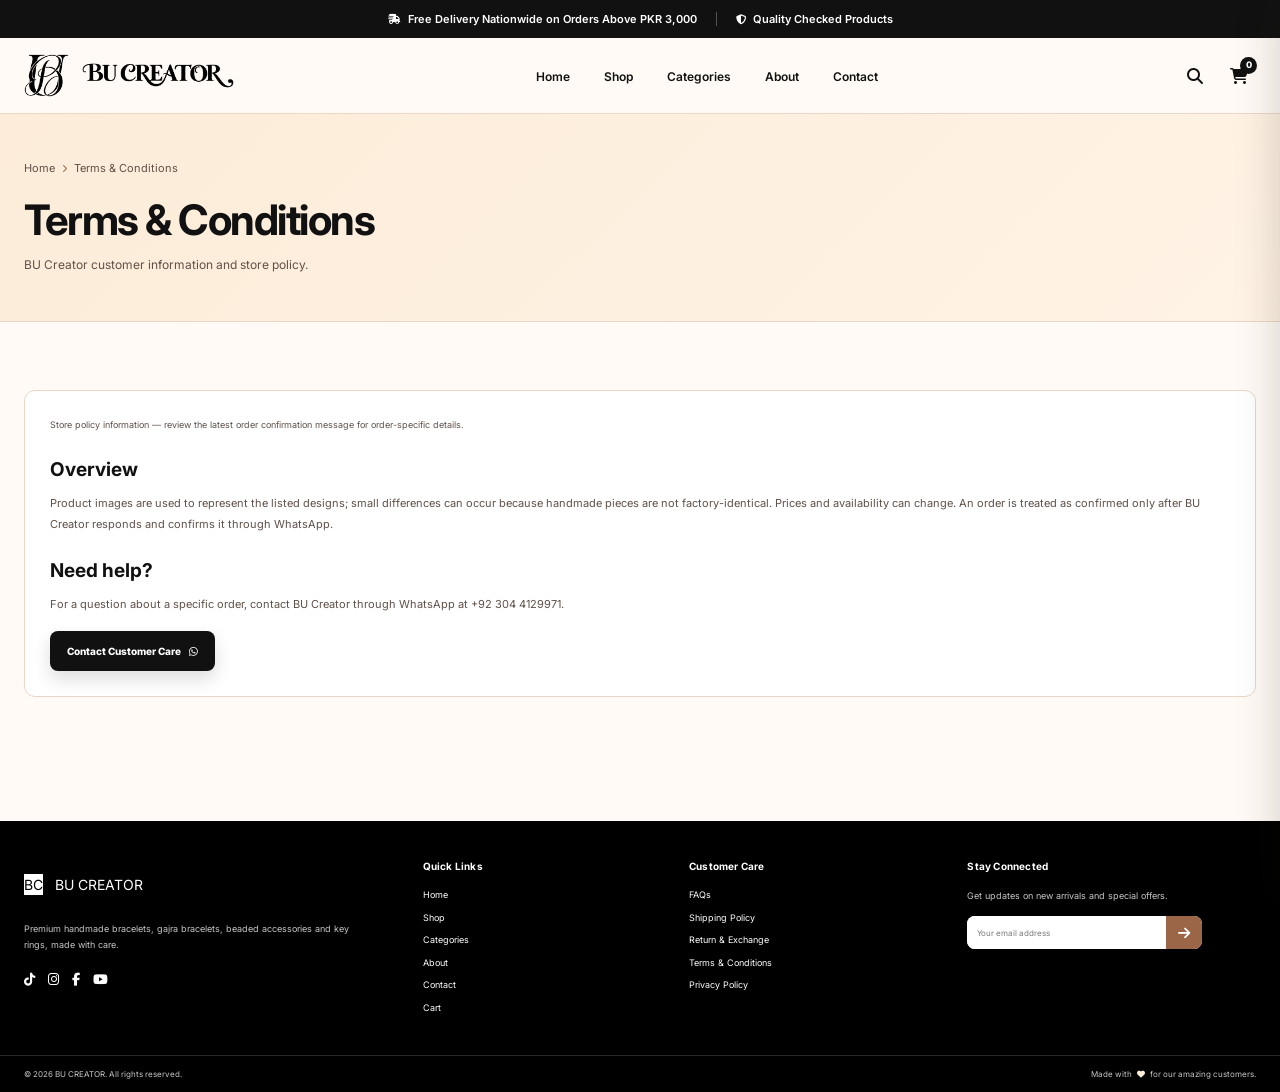
<file: terms.html>
<!DOCTYPE html><html lang="en"><head><meta charset="UTF-8"><meta name="viewport" content="width=device-width, initial-scale=1.0"><link rel="icon" type="image/x-icon" href="BU_Creator_Favicon.ico"><link rel="preconnect" href="https://fonts.googleapis.com"><link rel="preconnect" href="https://fonts.gstatic.com" crossorigin><link href="https://fonts.googleapis.com/css2?family=Inter:wght@400;500;600;700;800&family=Playfair+Display:wght@600;700&display=swap" rel="stylesheet"><link rel="stylesheet" href="https://cdnjs.cloudflare.com/ajax/libs/font-awesome/6.6.0/css/all.min.css"><link rel="stylesheet" href="style.css"><title>Terms & Conditions | BU Creator</title><meta name="description" content="Terms & Conditions"></head><body><div class="announcement-bar"><div class="container announcement-inner"><span><i class="fa-solid fa-truck-fast"></i> Free Delivery Nationwide on Orders Above PKR 3,000</span><span class="announcement-divider"></span><span><i class="fa-solid fa-shield-halved"></i> Quality Checked Products</span></div></div><header class="site-header"><div class="container nav-inner"><a class="brand" href="index.html" aria-label="BU Creator Home"><img class="brand-logo-mark" src="bu-creator-monogram-black.png" alt=""><img class="brand-logo-word" src="bu-creator-wordmark-black.png" alt="BU CREATOR"></a><button class="menu-toggle" id="menuToggle" aria-label="Open menu" aria-expanded="false"><i class="fa-solid fa-bars"></i></button><nav class="main-nav" id="mainNav"><a data-nav="home" href="index.html">Home</a><a data-nav="shop" href="shop.html">Shop</a><a data-nav="categories" href="categories.html">Categories</a><a data-nav="about" href="about.html">About</a><a data-nav="contact" href="contact.html">Contact</a></nav><div class="nav-actions"><button class="icon-btn" id="searchButton" aria-label="Search"><i class="fa-solid fa-magnifying-glass"></i></button><button class="icon-btn" id="cartButton" aria-label="Open cart"><i class="fa-solid fa-cart-shopping"></i><span class="cart-count" id="cartCount">0</span></button></div></div></header><main><section class="inner-hero"><div class="container"><div class="breadcrumb"><a href="index.html">Home</a><i class="fa-solid fa-chevron-right"></i><span>Terms & Conditions</span></div><h1>Terms & Conditions</h1><p>BU Creator customer information and store policy.</p></div></section><section class="section container"><div class="policy-card"><p class="policy-updated">Store policy information — review the latest order confirmation message for order-specific details.</p><h2>Overview</h2><p>Product images are used to represent the listed designs; small differences can occur because handmade pieces are not factory-identical. Prices and availability can change. An order is treated as confirmed only after BU Creator responds and confirms it through WhatsApp.</p><h2>Need help?</h2><p>For a question about a specific order, contact BU Creator through WhatsApp at +92 304 4129971.</p><a class="primary-btn" style="margin-top:16px;border-radius:8px" target="_blank" rel="noopener" href="https://wa.me/923044129971?text=Hello%20BU%20Creator,%20I%20have%20a%20question%20about%20your%20store%20policy.">Contact Customer Care <i class="fa-brands fa-whatsapp"></i></a></div></section></main><footer class="site-footer"><div class="footer-main"><div class="container footer-grid"><div class="footer-brand"><a class="brand" href="index.html"><span class="brand-mark">BC</span><span class="brand-name">BU CREATOR</span></a><p>Premium handmade bracelets, gajra bracelets, beaded accessories and key rings, made with care.</p><div class="socials"><a href="https://www.tiktok.com/@bucreator777" target="_blank" rel="noopener" aria-label="TikTok"><i class="fa-brands fa-tiktok"></i></a><a href="https://www.instagram.com/bucreator666" target="_blank" rel="noopener" aria-label="Instagram"><i class="fa-brands fa-instagram"></i></a><a href="https://www.facebook.com/" target="_blank" rel="noopener" aria-label="Facebook"><i class="fa-brands fa-facebook-f"></i></a><a href="https://www.youtube.com/" target="_blank" rel="noopener" aria-label="YouTube"><i class="fa-brands fa-youtube"></i></a></div></div><div><h3>Quick Links</h3><a href="index.html">Home</a><a href="shop.html">Shop</a><a href="categories.html">Categories</a><a href="about.html">About</a><a href="contact.html">Contact</a><a href="cart.html">Cart</a></div><div><h3>Customer Care</h3><a href="faq.html">FAQs</a><a href="shipping.html">Shipping Policy</a><a href="returns.html">Return & Exchange</a><a href="terms.html">Terms & Conditions</a><a href="privacy.html">Privacy Policy</a></div><div><h3>Stay Connected</h3><p>Get updates on new arrivals and special offers.</p><form id="subscribeForm" class="subscribe-form"><input type="email" placeholder="Your email address" aria-label="Your email address" required><button type="submit" aria-label="Subscribe"><i class="fa-solid fa-arrow-right"></i></button></form></div></div></div><div class="footer-bottom"><div class="container"><span>© 2026 BU CREATOR. All rights reserved.</span><span>Made with <i class="fa-solid fa-heart"></i> for our amazing customers.</span></div></div></footer><div class="search-overlay" id="searchOverlay" aria-hidden="true"><div class="search-panel"><button class="close-search" id="closeSearch" aria-label="Close search"><i class="fa-solid fa-xmark"></i></button><div class="section-kicker">SEARCH</div><h2>Find your next favorite.</h2><input id="searchInput" type="search" placeholder="Search bracelets, gajra, key rings..."><div id="searchResults" class="search-results"></div></div></div><aside class="cart-drawer" id="cartDrawer" aria-hidden="true"><div class="cart-head"><strong>Your Cart</strong><button id="closeCart" aria-label="Close cart"><i class="fa-solid fa-xmark"></i></button></div><div id="cartItems" class="cart-items"></div><div class="cart-footer"><div class="cart-summary-line"><span>Subtotal</span><span id="cartTotal">PKR 0</span></div><a id="drawerCheckout" class="primary-btn drawer-checkout" href="cart.html">View Cart & Checkout</a><div class="drawer-note">Orders are confirmed through WhatsApp.</div></div></aside><div class="overlay" id="drawerOverlay"></div><div class="toast" id="toast">Added to cart</div><script src="product-data.js"></script><script src="site.js"></script></body></html>
</file>
<file: style.css>
@import url('https://fonts.googleapis.com/css2?family=Inter:wght@400;500;600;700;800&family=Playfair+Display:wght@600;700&display=swap');

:root{
  /* BU CREATOR — warm skin + black palette */
  --navy:#111111;
  --navy-2:#1f1916;
  --blue:#b98262;       /* warm skin/tan accent */
  --blue-dark:#8f5d45;
  --blue-soft:#f3d7bd;
  --hero:#fbedda;
  --ink:#171310;
  --muted:#6f5a50;
  --muted-2:#927a6c;
  --line:#e7d2bf;
  --page:#fbedda;
  --surface:#fffaf5;
  --soft:#f7e8d8;
  --danger:#b44b43;
  --green:#6f5a50;
  --gold:#b98262;
  --shadow:0 14px 34px rgba(17,17,17,.09);
  --shadow-lg:0 22px 60px rgba(17,17,17,.14);
  --radius:12px;
  --max:1360px;
}

*{box-sizing:border-box;margin:0;padding:0}
html{scroll-behavior:smooth;background:#fbedda}
body{font-family:'Inter',Arial,sans-serif;background:var(--page);color:var(--ink);line-height:1.5;overflow-x:hidden}
body.no-scroll{overflow:hidden}
a{text-decoration:none;color:inherit}
button,input,select,textarea{font:inherit}
button{cursor:pointer}
img{max-width:100%;display:block}
.container{width:min(var(--max),calc(100% - 48px));margin:0 auto}
.section{padding:68px 0}
.section-sm{padding:44px 0}
.hidden{display:none!important}

/* ---------- top strip ---------- */
.announcement-bar{height:38px;background:var(--navy);color:#fbefdd;font-size:11px;font-weight:600}
.announcement-inner{height:100%;display:flex;align-items:center;justify-content:center;gap:19px;flex-wrap:wrap}
.announcement-inner span{display:inline-flex;align-items:center;gap:7px}
.announcement-inner i{font-size:10px}
.announcement-divider{width:1px;height:14px;background:rgba(255,250,245,.48)}

/* ---------- navigation ---------- */
.site-header{height:76px;background:rgba(255,250,245,.97);backdrop-filter:blur(12px);border-bottom:1px solid #fcefdd;position:sticky;top:0;z-index:1000}
.nav-inner{height:100%;display:flex;align-items:center;gap:30px}
.brand{display:inline-flex;align-items:center;gap:12px;min-width:205px;height:50px}
.brand-logo-mark{width:45px;height:45px;display:block;object-fit:contain;object-position:center}.brand-logo-word{width:154px;height:auto;max-height:34px;display:block;object-fit:contain;object-position:left center}
.main-nav{display:flex;justify-content:center;gap:30px;flex:1}
.main-nav a{position:relative;padding:28px 2px 25px;font-size:12px;font-weight:600;color:#111111}
.main-nav a::after{content:"";position:absolute;left:0;right:0;bottom:18px;height:2px;background:var(--blue);transform:scaleX(0);transform-origin:center;transition:.2s ease}
.main-nav a:hover,.main-nav a.active{color:#b98262}
.main-nav a:hover::after,.main-nav a.active::after{transform:scaleX(1)}
.nav-actions{display:flex;align-items:center;gap:10px;margin-left:auto}
.icon-btn{width:34px;height:34px;border:0;background:transparent;color:#111111;display:grid;place-items:center;border-radius:50%;position:relative;font-size:16px}
.icon-btn:hover{background:var(--blue-soft);color:var(--blue)}
.cart-count{position:absolute;right:-1px;top:-2px;min-width:17px;height:17px;padding:0 5px;border-radius:20px;background:#b98262;color:#f3d7bd;font-size:9px;font-weight:800;display:grid;place-items:center}
.menu-toggle{display:none;width:34px;height:34px;border:0;background:transparent;color:var(--navy);font-size:18px}

/* ---------- page title / hero ---------- */
.breadcrumb{display:flex;gap:7px;align-items:center;flex-wrap:wrap;color:var(--muted);font-size:11px;margin-bottom:20px}
.breadcrumb a:hover{color:var(--blue)}
.breadcrumb i{font-size:8px;color:#fcf1e1}

/* ---------- single-image hero slider ---------- */
.home-hero{position:relative;margin:14px auto 0;height:290px;touch-action:pan-y;-webkit-tap-highlight-color:transparent;border-radius:18px;overflow:hidden;background:#fcefdd;box-shadow:0 14px 38px rgba(17,17,17,.09);isolation:isolate}
.hero-slides{position:absolute;inset:0}
.hero-slide{position:absolute;will-change:opacity,transform;inset:0;display:block;opacity:0;visibility:hidden;transform:scale(1.015);transition:opacity .55s ease,transform .85s cubic-bezier(.2,.7,.2,1),visibility .55s ease}
.hero-slide.active{opacity:1;visibility:visible;transform:scale(1)}
.hero-slide img{width:100%;height:100%;display:block;object-fit:cover;object-position:center;user-select:none;-webkit-user-drag:none}
.home-hero::after{content:"";position:absolute;inset:auto 0 0;height:110px;pointer-events:none;background:linear-gradient(180deg,rgba(17,17,17,0),rgba(17,17,17,.16));z-index:2}
.hero-dots{position:absolute;left:50%;bottom:13px;transform:translateX(-50%);z-index:5;display:flex;align-items:center;gap:5px;padding:5px 7px;border-radius:999px;background:rgba(17,17,17,.50);backdrop-filter:blur(8px);box-shadow:0 6px 16px rgba(17,17,17,.14)}
.hero-dot{width:8px;height:8px;padding:0;border:0;border-radius:999px;background:rgba(255,250,245,.7);opacity:.85;transition:width .25s ease,background .25s ease,opacity .25s ease,transform .25s ease}
.hero-dot:hover{opacity:1;transform:scale(1.08)}
.hero-dot.active{width:24px;background:#f3d7bd;opacity:1}
.hero-dot:focus-visible{outline:2px solid #f3d7bd;outline-offset:3px}

.section-heading-row{display:flex;align-items:flex-end;justify-content:space-between;gap:22px;margin-bottom:20px}
.section-kicker{font-size:10px;letter-spacing:3.2px;font-weight:800;color:#6c503b;margin-bottom:8px}
.section-heading-row h2{font-size:28px;line-height:1.15;letter-spacing:-1px;font-weight:700;color:#111111;display:flex;align-items:center;gap:14px}
.heading-line{display:inline-block;width:48px;height:2px;background:#fcf1e1}
.view-link{display:inline-flex;align-items:center;gap:7px;font-size:10px;font-weight:700;color:#b98262;white-space:nowrap}
.view-link:hover{text-decoration:underline}

/* ---------- category cards ---------- */
.category-grid{display:grid;grid-template-columns:repeat(5,1fr);gap:16px}
.category-card{background:#f3d7bd;border:1px solid var(--line);border-radius:9px;overflow:hidden;transition:.2s ease;box-shadow:0 3px 8px rgba(17,17,17,.04)}
.category-card:hover{transform:translateY(-4px);box-shadow:var(--shadow)}
.category-image{height:190px;background:#fcefdd;overflow:hidden}
.category-image img{width:100%;height:100%;object-fit:cover;transition:.25s ease}
.category-card:hover .category-image img{transform:scale(1.035)}
.category-meta{min-height:56px;padding:0 14px;display:flex;align-items:center;justify-content:space-between;gap:8px}
.category-meta strong{font-size:12px;color:#111111}
.category-meta span{width:26px;height:26px;border-radius:50%;display:grid;place-items:center;background:#fcefdd;color:#b46d39;font-size:8px}

/* ---------- product cards ---------- */
.product-grid{display:grid;grid-template-columns:repeat(5,1fr);gap:17px}
.product-card{position:relative;background:#f3d7bd;border:1px solid var(--line);border-radius:9px;overflow:hidden;box-shadow:0 3px 8px rgba(17,17,17,.05);transition:.2s ease}
.product-card:hover{transform:translateY(-4px);box-shadow:var(--shadow)}
.product-image-link{display:block}
.product-badge{position:absolute;top:10px;left:10px;z-index:2;color:#f3d7bd;padding:5px 8px;border-radius:8px;font-size:8px;font-weight:800;background:#b98262}
.product-badge.hot{background:#ef4d4d}.product-badge.sale{background:#6f5a50}.product-badge.new{background:#b98262}
.product-image-wrap{height:203px;background:#fcefdd;padding:5px}
.product-image-wrap img{width:100%;height:100%;object-fit:cover;border-radius:6px}
.product-info{padding:11px 10px 12px}
.product-name{font-size:11px;font-weight:700;color:#111111;line-height:1.35;min-height:30px}
.rating{display:flex;align-items:center;gap:5px;font-size:8px;color:#fdf2e4;margin:7px 0 8px}
.stars{color:#f3d7bd;letter-spacing:1px;font-size:10px}
.product-price-row{display:flex;align-items:baseline;gap:8px;margin-bottom:10px;flex-wrap:wrap}
.product-price{font-size:15px;font-weight:800;color:#111111}
.product-old{font-size:9px;text-decoration:line-through;color:#fcf1e2}
.product-unit{font-size:8px;color:#fdf3e4;background:#fbefdd;border-radius:6px;padding:3px 5px}
.add-btn{width:100%;height:31px;border:0;border-radius:6px;background:var(--navy);color:#f3d7bd;font-size:9px;font-weight:800;transition:.2s ease}
.add-btn:hover{background:#844b22}
.card-actions{display:grid;grid-template-columns:1fr 34px;gap:7px}
.quick-view-btn{height:31px;border:1px solid #fcefde;background:#f3d7bd;border-radius:6px;color:var(--navy);font-size:11px;display:grid;place-items:center;padding:0;line-height:1}
.quick-view-btn:hover{background:var(--blue-soft);border-color:#f3d7bd}

/* ---------- trust strip ---------- */
.trust-strip{background:var(--blue-soft);border-radius:9px;min-height:116px;display:grid;grid-template-columns:1fr 1px 1fr 1px 1fr 1px 1fr;align-items:center;padding:0 34px;margin:34px auto 0}
.trust-item{display:flex;align-items:center;gap:14px}
.trust-icon{width:38px;height:38px;display:grid;place-items:center;color:#b98262;font-size:28px;flex:0 0 auto}
.trust-item strong{display:block;font-size:10px;color:#111111;margin-bottom:5px}.trust-item p{font-size:8px;line-height:1.65;color:#1f1916}
.trust-divider{height:58px;background:#fcf0df}

/* ---------- home info ---------- */
.info-band{background:#fbeedd;border-top:1px solid #fcefdd;border-bottom:1px solid #fcefdd}
.info-grid{display:grid;grid-template-columns:1fr 1.25fr;gap:80px;align-items:start}
.info-grid h2{font-size:34px;line-height:1.15;letter-spacing:-1.3px;margin-top:10px}
.info-grid p{font-size:12px;line-height:2;color:#997256;padding-top:8px}
.feature-pills{display:flex;flex-wrap:wrap;gap:9px;margin-top:20px}.feature-pill{background:#f3d7bd;border:1px solid #fcefde;border-radius:999px;padding:7px 10px;font-size:9px;color:#6f533f}
.contact-card{border:1px solid #fcefde;border-radius:11px;padding:30px 34px;display:flex;align-items:center;justify-content:space-between;gap:30px;background:#f3d7bd;box-shadow:var(--shadow)}
.contact-card h2{font-size:29px;letter-spacing:-1px;line-height:1.16}.contact-card p{font-size:11px;color:#fdf2e4;margin-top:9px}

/* ---------- inner page hero ---------- */
.inner-hero{background:linear-gradient(130deg,#fbefdd,#fbeedd);border-bottom:1px solid #fcefdd;padding:46px 0}
.inner-hero h1{font-size:42px;letter-spacing:-1.5px;line-height:1.08;margin-bottom:12px}.inner-hero p{max-width:760px;color:#967054;font-size:12px;line-height:1.8}

/* ---------- shop ---------- */
.shop-layout{display:grid;grid-template-columns:235px 1fr;gap:25px;align-items:start}
.filter-panel{position:sticky;top:95px;border:1px solid var(--line);border-radius:10px;background:#f3d7bd;padding:18px;box-shadow:0 3px 10px rgba(17,17,17,.04)}
.filter-panel h3{font-size:12px;margin-bottom:14px}.filter-group{padding:14px 0;border-top:1px solid #fcefdd}.filter-group:first-of-type{border-top:0;padding-top:0}
.filter-group strong{font-size:10px;display:block;margin-bottom:9px}.filter-option{display:flex;gap:8px;align-items:center;margin:8px 0;font-size:10px;color:#8a674d}.filter-option input{accent-color:var(--blue)}
.shop-toolbar{display:flex;align-items:center;justify-content:space-between;gap:12px;padding:11px 13px;border:1px solid var(--line);border-radius:9px;background:#f3d7bd;margin-bottom:16px}
.toolbar-left{font-size:10px;color:#997256}.toolbar-right{display:flex;align-items:center;gap:9px}.toolbar-right label{font-size:9px;color:#fdf3e4}.toolbar-right select{height:31px;border:1px solid #fcf0df;border-radius:6px;padding:0 8px;font-size:10px;background:#f3d7bd;color:var(--ink)}
.shop-grid{grid-template-columns:repeat(4,1fr)}
.pagination{display:flex;justify-content:center;gap:7px;margin-top:26px}.page-btn{min-width:31px;height:31px;border:1px solid #fcefde;border-radius:7px;background:#f3d7bd;color:#7a5b44;font-size:10px}.page-btn:hover,.page-btn.active{background:var(--navy);border-color:var(--navy);color:#f3d7bd}.page-btn:disabled{opacity:.4;cursor:not-allowed}

/* ---------- forms / contact ---------- */
.form-grid{display:grid;grid-template-columns:1fr 1fr;gap:17px}
.field{display:flex;flex-direction:column;gap:7px}.field.full{grid-column:1/-1}.field label{font-size:10px;font-weight:700;color:#111111}.field input,.field textarea,.field select{border:1px solid #fcefde;border-radius:8px;background:#f3d7bd;color:var(--ink);outline:0;padding:11px 12px;font-size:11px}.field input:focus,.field textarea:focus,.field select:focus{border-color:#fcf1e1;box-shadow:0 0 0 3px #f3d7bd}.field textarea{min-height:125px;resize:vertical}
.contact-grid{display:grid;grid-template-columns:1fr 1.2fr;gap:24px}.contact-info-card,.form-card{border:1px solid var(--line);border-radius:11px;background:#f3d7bd;padding:25px;box-shadow:0 3px 10px rgba(17,17,17,.04)}
.contact-info-card h2{font-size:26px;line-height:1.2;margin-bottom:10px}.contact-info-card>p{font-size:11px;color:#fdf3e4;line-height:1.8}
.contact-detail{display:flex;gap:11px;align-items:flex-start;margin-top:19px}.contact-detail .icon{width:32px;height:32px;border-radius:9px;background:var(--blue-soft);display:grid;place-items:center;color:var(--blue)}.contact-detail strong{display:block;font-size:10px}.contact-detail span{font-size:10px;color:#fdf2e4;display:block;margin-top:3px}

/* ---------- FAQs / policies ---------- */
.faq-list{display:grid;gap:10px;max-width:950px}.faq-item{border:1px solid var(--line);border-radius:9px;background:#f3d7bd;overflow:hidden}.faq-question{width:100%;border:0;background:#f3d7bd;padding:16px 18px;display:flex;align-items:center;justify-content:space-between;text-align:left;font-size:12px;font-weight:700;color:var(--ink)}.faq-question i{transition:.2s}.faq-answer{display:none;padding:0 18px 16px;color:#9b7457;font-size:11px;line-height:1.85}.faq-item.open .faq-answer{display:block}.faq-item.open .faq-question i{transform:rotate(180deg)}
.policy-card{border:1px solid var(--line);border-radius:11px;padding:25px;background:#f3d7bd}.policy-card h2{font-size:19px;margin:22px 0 9px}.policy-card h2:first-child{margin-top:0}.policy-card p,.policy-card li{font-size:11px;line-height:1.9;color:#fdf3e5}.policy-card ul{padding-left:18px}.policy-updated{color:#fcf1e2!important;font-size:9px!important;margin-bottom:12px}

/* ---------- product page ---------- */
.product-page-wrap{padding:34px 0 75px}.product-layout{display:grid;grid-template-columns:1.06fr .94fr;gap:48px;align-items:start}
.gallery-box{border:1px solid var(--line);border-radius:11px;background:#fbefdd;overflow:hidden;position:relative}.main-image-wrap{height:610px;display:grid;place-items:center;position:relative}.main-image-wrap img{width:100%;height:100%;object-fit:contain;padding:24px;transition:.25s ease}.main-image-wrap:hover img{transform:scale(1.02)}
.gallery-arrow{position:absolute;top:50%;transform:translateY(-50%);width:40px;height:40px;border-radius:50%;border:1px solid #fcefde;background:#f3d7bd;color:var(--navy);z-index:2;box-shadow:0 6px 16px rgba(17,17,17,.09)}.gallery-arrow:hover{background:var(--navy);color:#f3d7bd}.gallery-prev{left:13px}.gallery-next{right:13px}
.thumb-row{display:flex;gap:10px;overflow:auto;padding:13px;background:#f3d7bd;border-top:1px solid var(--line)}.thumb{flex:0 0 78px;height:78px;border:1px solid #fcefde;border-radius:8px;overflow:hidden;background:#f3d7bd;padding:0}.thumb.active{border:2px solid #bb6e36}.thumb img{width:100%;height:100%;object-fit:cover}
.product-meta{font-size:10px;letter-spacing:2px;text-transform:uppercase;color:#fdf3e5;font-weight:700;margin-bottom:9px}.product-info-page h1{font-size:39px;letter-spacing:-1.5px;line-height:1.1;margin-bottom:10px}.rating-row{display:flex;gap:7px;align-items:center;font-size:10px;color:#fdf3e4;margin-bottom:14px}.price-main{font-size:30px;font-weight:800}.price-note{font-size:9px;color:#fdf3e4;margin-left:7px}.stock{display:inline-flex;gap:6px;align-items:center;color:var(--green);font-size:10px;background:#f3d7bd;border-radius:999px;padding:5px 9px;margin:14px 0 17px}.product-desc{font-size:12px;line-height:1.9;color:#987256;margin-bottom:19px}.option-title{font-size:10px;font-weight:800;margin-bottom:7px}.style-choice{display:inline-flex;padding:8px 11px;border:1px solid #f3d7bd;border-radius:7px;background:#f3d7bd;color:#4a342b;font-size:9px}
.offer-box{display:flex;align-items:center;justify-content:space-between;gap:15px;background:#f3d7bd;border:1px solid #f3d7bd;border-radius:8px;padding:12px 13px;margin:18px 0}.offer-box strong{font-size:11px;color:#b98262}.offer-box span{font-size:10px;color:#1f1916}.timer{font-variant-numeric:tabular-nums;color:#b98262;font-weight:800;white-space:nowrap}
.buy-row{display:flex;gap:10px;align-items:center}.qty-control{height:45px;border:1px solid #fcf0df;border-radius:8px;display:flex;align-items:center;background:#f3d7bd}.qty-control button{width:37px;height:100%;border:0;background:#f3d7bd;color:#111111}.qty-control span{min-width:36px;text-align:center;font-size:11px;font-weight:700}.buy-row .primary-btn{height:45px;flex:1;border-radius:8px}.buy-row .whatsapp-btn{height:45px;border-radius:8px;border:1px solid #fcefde;background:#f3d7bd;padding:0 15px;color:#4a342b;display:inline-flex;align-items:center;gap:8px;font-size:10px;font-weight:800}
.benefit-grid{display:grid;grid-template-columns:repeat(3,1fr);gap:8px;border-top:1px solid #fcefdd;margin-top:24px;padding-top:20px}.benefit-grid div{display:flex;gap:8px;flex-direction:column;font-size:9px;color:#fdf3e5}.benefit-grid i{font-size:15px;color:#b98262}
.related-section{margin-top:56px}.related-grid{grid-template-columns:repeat(5,1fr)}

/* ---------- cart drawer ---------- */
.overlay{position:fixed;inset:0;background:rgba(17,17,17,.34);display:none;z-index:2000}.overlay.open{display:block}
.cart-drawer{position:fixed;top:0;right:-420px;bottom:0;width:min(405px,94vw);background:#f3d7bd;z-index:2100;display:flex;flex-direction:column;box-shadow:-18px 0 40px rgba(17,17,17,.17);transition:right .25s ease}.cart-drawer.open{right:0}
.cart-head{height:70px;padding:0 20px;display:flex;align-items:center;justify-content:space-between;border-bottom:1px solid #fcefdd}.cart-head strong{font-size:16px}.cart-head button{width:32px;height:32px;border:0;border-radius:50%;background:#fcefdd;color:#111111}
.cart-items{flex:1;overflow:auto;padding:10px 20px}.cart-empty{padding:55px 20px;text-align:center;color:#fcf2e3;font-size:11px}.cart-line{display:grid;grid-template-columns:60px 1fr auto;gap:11px;align-items:center;padding:13px 0;border-bottom:1px solid #fcefdd}.cart-line img{width:60px;height:60px;border-radius:8px;object-fit:cover}.cart-line strong{font-size:10px;line-height:1.4;display:block}.cart-line span{display:block;font-size:9px;color:#fdf3e4;margin-top:4px}.cart-line .mini-actions{display:flex;align-items:center;gap:7px;margin-top:8px}.mini-qty{display:flex;align-items:center;border:1px solid #fcefde;border-radius:6px}.mini-qty button{width:22px;height:22px;border:0;background:#f3d7bd;font-size:10px}.mini-qty span{width:23px;text-align:center;font-size:9px;color:#111111;margin:0}.cart-remove{border:0;background:transparent;color:#fcf1e2;font-size:11px}.cart-footer{border-top:1px solid #fcefdd;padding:16px 20px}.cart-summary-line{display:flex;justify-content:space-between;gap:15px;font-size:11px;margin-bottom:7px;color:#946e53}.cart-summary-line.total{font-size:13px;color:#111111;font-weight:800;margin-bottom:13px}.drawer-checkout{width:100%;height:43px;border-radius:8px}.drawer-note{text-align:center;font-size:8px;color:#fcf2e3;margin-top:9px}

/* ---------- search modal ---------- */
.search-overlay{position:fixed;inset:0;background:rgba(17,17,17,.46);backdrop-filter:blur(6px);display:none;align-items:flex-start;justify-content:center;padding-top:100px;z-index:2200}.search-overlay.open{display:flex}.search-panel{width:min(740px,calc(100vw - 30px));background:#f3d7bd;border-radius:14px;padding:28px;position:relative;box-shadow:var(--shadow-lg)}.close-search{position:absolute;top:18px;right:18px;width:32px;height:32px;border:0;border-radius:50%;background:#fcefdd;color:#111111}.search-panel h2{font-size:27px;letter-spacing:-.7px;margin:8px 0 16px}.search-panel input{width:100%;height:46px;border:1px solid #fcefde;border-radius:9px;padding:0 13px;outline:0;font-size:11px}.search-panel input:focus{border-color:#fcf1e1;box-shadow:0 0 0 3px #fbefdd}.search-results{margin-top:14px;display:grid;gap:7px;max-height:370px;overflow:auto}.search-result{display:flex;gap:10px;align-items:center;padding:9px;border:1px solid #fcefdd;border-radius:8px;cursor:pointer}.search-result:hover{background:#fbeedd}.search-result img{width:50px;height:50px;border-radius:7px;object-fit:cover}.search-result strong{font-size:10px;display:block}.search-result span{font-size:9px;color:#fdf2e4;display:block;margin-top:3px}

/* ---------- toast ---------- */
.toast{position:fixed;left:50%;bottom:25px;transform:translate(-50%,24px);padding:11px 16px;background:#111111;color:#f3d7bd;border-radius:22px;font-size:10px;font-weight:700;opacity:0;pointer-events:none;transition:.23s ease;z-index:2500;box-shadow:0 10px 20px rgba(17,17,17,.2)}.toast.show{opacity:1;transform:translate(-50%,0)}

/* ---------- cart / checkout page ---------- */
.cart-page-grid{display:grid;grid-template-columns:1.35fr .65fr;gap:22px}.cart-page-card,.summary-card{border:1px solid var(--line);border-radius:11px;background:#f3d7bd;padding:22px;box-shadow:0 3px 10px rgba(17,17,17,.04)}.cart-page-card h2,.summary-card h2{font-size:18px;margin-bottom:16px}.cart-table{display:grid;gap:10px}.cart-page-line{display:grid;grid-template-columns:85px 1fr auto;gap:14px;align-items:center;padding:12px 0;border-bottom:1px solid #fcefdd}.cart-page-line img{width:85px;height:85px;border-radius:8px;object-fit:cover;background:#fcefdd}.cart-page-line strong{font-size:11px;display:block}.cart-page-line .unit{font-size:9px;color:#fdf3e4;margin-top:3px}.cart-page-line .line-price{font-size:12px;font-weight:800;text-align:right}.page-actions{display:flex;gap:10px;margin-top:18px}.page-actions .primary-btn,.page-actions .secondary-btn{min-height:40px;border-radius:8px}
.summary-line{display:flex;justify-content:space-between;gap:10px;font-size:10px;color:#fdf3e5;margin-bottom:10px}.summary-line.total{font-size:14px;color:#111111;font-weight:800;padding-top:11px;border-top:1px solid #fcefdd}.summary-note{font-size:9px;color:#fcf2e3;line-height:1.6;margin-top:11px}.checkout-layout{display:grid;grid-template-columns:1.12fr .88fr;gap:22px}.order-summary{display:grid;gap:9px}.order-summary-item{display:grid;grid-template-columns:52px 1fr auto;gap:10px;align-items:center}.order-summary-item img{width:52px;height:52px;border-radius:7px;object-fit:cover}.order-summary-item strong{font-size:9px}.order-summary-item span{display:block;font-size:8px;color:#fdf2e4;margin-top:2px}.order-summary-item b{font-size:9px}

/* ---------- footer ---------- */
.site-footer{margin-top:56px;background:#1f1916;color:#f3d7bd}.footer-main{padding:38px 0 32px}.footer-grid{display:grid;grid-template-columns:1.45fr .9fr .95fr 1.2fr;gap:50px}.footer-brand p,.footer-grid>div>p{font-size:9px;line-height:1.8;color:#fcf0e0;margin-top:12px}.footer-brand .brand-mark{border-color:#f3d7bd;background:#f3d7bd;color:#1f1916}.footer-brand .brand-name{color:#f3d7bd}.footer-grid h3{font-size:10px;margin-bottom:14px;letter-spacing:.2px}.footer-grid>div:not(.footer-brand) a{display:block;font-size:9px;color:#fcf0e0;margin-bottom:9px}.footer-grid>div:not(.footer-brand) a:hover{color:#f3d7bd}.socials{display:flex;gap:13px;margin-top:16px}.socials a{font-size:13px;color:#f3d7bd}.subscribe-form{margin-top:12px;width:100%;max-width:235px;height:33px;background:#f3d7bd;border-radius:8px;overflow:hidden;display:flex}.subscribe-form input{min-width:0;flex:1;border:0;outline:0;padding:0 10px;font-size:8px;color:#111111}.subscribe-form button{width:36px;border:0;background:#b98262;color:#f3d7bd}.footer-bottom{border-top:1px solid rgba(255,250,245,.13);padding:12px 0;color:#fcf1e2;font-size:8px}.footer-bottom .container{display:flex;justify-content:space-between;gap:10px}.footer-bottom i{color:#cf7669;margin:0 3px}

/* ---------- responsiveness ---------- */
@media(max-width:1100px){
  .container{width:min(var(--max),calc(100% - 34px))}.product-grid{grid-template-columns:repeat(4,1fr)}.shop-grid{grid-template-columns:repeat(3,1fr)}.category-grid{grid-template-columns:repeat(3,1fr)}.category-card:nth-child(n+4){display:none}.trust-strip{grid-template-columns:1fr 1px 1fr;padding:16px 22px;row-gap:18px}.trust-divider:nth-of-type(4),.trust-divider:nth-of-type(6){display:none}.info-grid{grid-template-columns:1fr 1.1fr;gap:45px}
}
@media(max-width:900px){
  .main-nav{gap:18px}.brand{min-width:190px}.product-layout,.checkout-layout,.cart-page-grid,.contact-grid{grid-template-columns:1fr}.shop-layout{grid-template-columns:1fr}.filter-panel{position:static}.filter-panel .filter-options{display:grid;grid-template-columns:repeat(3,1fr);gap:2px}.product-grid{grid-template-columns:repeat(3,1fr)}.shop-grid{grid-template-columns:repeat(3,1fr)}.related-grid{grid-template-columns:repeat(3,1fr)}
}
@media(max-width:720px){
  .container{width:calc(100% - 26px)}.announcement-bar{height:auto;padding:8px 0}.announcement-inner{font-size:9px;gap:9px;text-align:center}.announcement-divider{display:none}.site-header{height:64px}.nav-inner{gap:7px}.brand{min-width:0;flex:1;gap:8px}.brand-logo-mark{width:38px;height:38px}.brand-logo-word{width:126px;max-height:29px}.main-nav{position:absolute;left:0;right:0;top:64px;background:#f3d7bd;display:none;flex-direction:column;gap:0;padding:7px 14px;border-bottom:1px solid #fcefde;box-shadow:0 14px 28px rgba(17,17,17,.08)}.main-nav.open{display:flex}.main-nav a{padding:12px 2px;font-size:11px}.main-nav a::after{bottom:5px}.menu-toggle{display:grid;place-items:center;order:2}.nav-actions{order:3;gap:5px}.icon-btn{width:31px;height:31px;font-size:14px}
  .home-hero{height:190px;margin-top:12px;border-radius:14px}.section{padding:50px 0}.section-heading-row{align-items:flex-end}.section-heading-row h2{font-size:22px}.view-link{font-size:9px}.heading-line{width:34px}.category-grid,.product-grid,.shop-grid,.related-grid{grid-template-columns:repeat(2,1fr);gap:10px}.category-card:nth-child(n){display:block}.category-image{height:140px}.product-image-wrap{height:155px}.product-name{font-size:10px;min-height:28px}.product-price{font-size:13px}.add-btn{height:29px;font-size:8px}
  .trust-strip{grid-template-columns:1fr 1fr;gap:14px;padding:20px 15px}.trust-divider{display:none}.trust-item{gap:8px}.trust-item p{font-size:7px}.trust-icon{font-size:23px}.info-grid{grid-template-columns:1fr;gap:15px}.info-grid h2{font-size:26px}.contact-card{padding:25px;align-items:flex-start;flex-direction:column}.contact-card h2{font-size:24px}.footer-grid{grid-template-columns:1fr 1fr;gap:28px}.footer-brand{grid-column:1/-1}.footer-bottom .container{flex-direction:column;align-items:center;text-align:center}.inner-hero h1{font-size:32px}
  .filter-panel .filter-options{grid-template-columns:1fr 1fr}.shop-toolbar{align-items:flex-start;flex-direction:column}.toolbar-right{width:100%;justify-content:space-between}.toolbar-right select{flex:1;max-width:180px}.product-layout{gap:24px}.main-image-wrap{height:440px}.product-info-page h1{font-size:30px}.buy-row{flex-wrap:wrap}.buy-row .primary-btn{order:1;width:100%;flex:none}.buy-row .whatsapp-btn{order:2;flex:1}.qty-control{order:0}.benefit-grid{grid-template-columns:1fr 1fr}.cart-page-line{grid-template-columns:65px 1fr}.cart-page-line .line-price{grid-column:2;text-align:left}.page-actions{flex-direction:column}.form-grid{grid-template-columns:1fr}.field.full{grid-column:auto}
}
@media(max-width:440px){
  .brand-logo-word{width:118px;max-height:27px}.nav-actions{gap:1px}.product-grid,.shop-grid,.related-grid,.category-grid{grid-template-columns:1fr 1fr}.category-image{height:125px}.product-image-wrap{height:145px}.search-panel{padding:22px}.main-image-wrap{height:380px}
}


/* ---------- category action buttons ---------- */
.category-buttons{display:grid;grid-template-columns:repeat(3,1fr);gap:16px}
.category-action-card{min-height:118px;display:flex;align-items:center;gap:15px;padding:18px 18px;background:linear-gradient(135deg,#f3d7bd 0%,#fbeedd 100%);border:1px solid #fcefde;border-radius:14px;box-shadow:0 8px 24px rgba(17,17,17,.055);position:relative;overflow:hidden;transition:transform .22s ease,box-shadow .22s ease,border-color .22s ease}
.category-action-card::before{content:"";position:absolute;inset:auto -35px -55px auto;width:130px;height:130px;border-radius:50%;background:radial-gradient(circle,#fcefdd 0%,rgba(252,239,221,0) 70%);pointer-events:none}
.category-action-card:hover{transform:translateY(-5px);border-color:#fcf0df;box-shadow:0 18px 38px rgba(17,17,17,.11)}
.category-action-card:active{transform:translateY(-1px) scale(.995)}
.category-action-icon{width:47px;height:47px;border-radius:13px;display:grid;place-items:center;background:#fcefdd;color:#a9612d;font-size:18px;flex:0 0 auto;transition:transform .22s ease,background .22s ease}
.category-action-card:hover .category-action-icon{transform:rotate(-4deg) scale(1.05);background:#fcefde}
.category-action-copy{display:flex;flex-direction:column;min-width:0;position:relative;z-index:1}
.category-action-copy small{font-size:8px;letter-spacing:2.2px;color:#fdf3e4;font-weight:800;margin-bottom:4px}
.category-action-copy strong{font-size:15px;line-height:1.25;color:#111111}
.category-action-copy em{font-size:9px;color:#fdf2e4;font-style:normal;margin-top:4px;line-height:1.35}
.category-action-arrow{margin-left:auto;width:34px;height:34px;border-radius:50%;display:grid;place-items:center;background:#111111;color:#f3d7bd;font-size:10px;flex:0 0 auto;position:relative;z-index:1;transition:transform .22s ease,background .22s ease}
.category-action-card:hover .category-action-arrow{transform:translateX(3px);background:#b98262}
.category-buttons-page{max-width:1080px;margin:0 auto}

/* ---------- mobile polish ---------- */
.mobile-bottom-nav,.mobile-quick-cart{display:none}
@media(max-width:720px){
  body{padding-bottom:0}
  .announcement-bar{background:linear-gradient(90deg,#111111,#111111)}
  .announcement-inner{justify-content:flex-start;overflow:hidden;white-space:nowrap;flex-wrap:nowrap;padding-left:4px}
  .announcement-inner span{flex:0 0 auto}
  .site-header{box-shadow:0 8px 24px rgba(17,17,17,.06)}
  .nav-inner{position:relative}
  .menu-toggle{border-radius:10px;background:#fbefdd}
  .icon-btn{background:#fbefdd}
  .icon-btn:active,.menu-toggle:active{transform:scale(.94)}
  .main-nav{top:62px;border-radius:0 0 16px 16px;padding:9px 15px 12px}
  .main-nav a{border-bottom:1px solid #fcefdd;padding:13px 2px}
  .main-nav a:last-child{border-bottom:0}
  .home-hero{border-radius:18px;box-shadow:0 12px 28px rgba(17,17,17,.08)}
  .primary-btn{min-height:43px;padding:0 18px}
  .section{padding:44px 0}
  .section-heading-row{margin-bottom:15px}
  .section-kicker{font-size:8px;letter-spacing:2.6px}
  .section-heading-row h2{font-size:21px;gap:8px}
  .heading-line{width:28px}
  .view-link{font-size:8px}
  .category-buttons{grid-template-columns:1fr;gap:9px}
  .category-action-card{min-height:76px;padding:12px 13px;border-radius:13px;gap:12px;box-shadow:0 8px 18px rgba(17,17,17,.045)}
  .category-action-icon{width:42px;height:42px;border-radius:12px;font-size:16px}
  .category-action-copy small{font-size:7px;letter-spacing:1.8px}
  .category-action-copy strong{font-size:13px}
  .category-action-copy em{font-size:8px;margin-top:2px}
  .category-action-arrow{width:31px;height:31px;font-size:9px}
  .category-buttons-page .category-action-card{min-height:86px}
  .product-grid{gap:9px}
  .product-card{border-radius:12px;box-shadow:0 7px 18px rgba(17,17,17,.055)}
  .product-image-wrap{height:158px;padding:4px;background:#fbefdd}
  .product-info{padding:10px 9px 10px}
  .product-name{font-size:10px;line-height:1.35}
  .rating{margin:6px 0 7px;font-size:7px}
  .stars{font-size:9px}
  .product-price{font-size:13px}
  .product-unit{font-size:7px}
  .product-badge{top:8px;left:8px;padding:4px 7px;font-size:7px}
  .add-btn,.quick-view-btn{height:34px;border-radius:8px}
  .add-btn{font-size:8px}
  .quick-view-btn{font-size:11px;display:grid;place-items:center;padding:0;line-height:1}
  .trust-strip{margin-top:25px;border-radius:14px}
  .contact-card{border-radius:16px;box-shadow:0 10px 25px rgba(17,17,17,.06)}
}
@media(max-width:420px){
  .home-hero{height:170px}
  .category-action-copy em{display:none}
}
/* ===== FULL BANNER - NO CROPPING ===== */

.slider-container {
    width: 100% !important;
    overflow: hidden !important;
    height: auto !important;
    aspect-ratio: 1320 / 397 !important;
}

.slider-container img,
.slider-container .slide img,
.banner img,
.banner-slide img,
.hero-banner img {
    width: 100% !important;
    height: 100% !important;
    object-fit: contain !important;
    object-position: center center !important;
    display: block !important;
}

/* MOBILE */
@media (max-width: 768px) {
    .slider-container,
    .banner,
    .banner-slide,
    .hero-banner {
        width: 100% !important;
        height: auto !important;
        aspect-ratio: 1320 / 397 !important;
        min-height: 0 !important;
        max-height: none !important;
    }

    .slider-container img,
    .slider-container .slide img,
    .banner img,
    .banner-slide img,
    .hero-banner img {
        width: 100% !important;
        height: auto !important;
        max-width: 100% !important;
        object-fit: contain !important;
        object-position: center !important;
    }
}

@media (max-width: 480px) {
    .slider-container,
    .banner,
    .banner-slide,
    .hero-banner {
        aspect-ratio: 1320 / 397 !important;
        height: auto !important;
    }

    .slider-container img,
    .slider-container .slide img,
    .banner img,
    .banner-slide img,
    .hero-banner img {
        width: 100% !important;
        height: auto !important;
        object-fit: contain !important;
    }
}

/* ===== WARM SKIN-TONE THEME =====
   Replaces the former white / black / blue visual system with a warm skin-tone,
   espresso and muted-sage palette while keeping the existing layout and behavior. */
html{background:#f3d7bd}
body{background:var(--page);color:var(--ink)}

.announcement-bar{background:linear-gradient(90deg,#1f1916,#1f1916);color:#f3d7bd}
.announcement-divider{background:rgba(243,215,189,.38)}

.site-header{background:rgba(243,215,189,.96);border-bottom-color:#f3d7bd}
.main-nav a{color:#1f1916}
.main-nav a::after{background:var(--blue)}
.main-nav a:hover,.main-nav a.active{color:var(--blue-dark)}
.icon-btn{color:#1f1916}
.icon-btn:hover{background:#f3d7bd;color:var(--blue-dark)}
.cart-count{background:#b98262;color:#f3d7bd}
.menu-toggle{color:var(--navy)}
.breadcrumb a:hover{color:var(--blue-dark)}
.breadcrumb i{color:#f3d7bd}

.home-hero{background:#f3d7bd;box-shadow:0 14px 38px rgba(31,25,22,.11)}
.home-hero::after{background:linear-gradient(180deg,rgba(31,25,22,0),rgba(31,25,22,.20))}
.hero-dots{background:rgba(31,25,22,.58);box-shadow:0 6px 16px rgba(31,25,22,.16)}
.hero-dot{background:rgba(243,215,189,.78)}
.hero-dot.active{background:#f3d7bd}
.hero-dot:focus-visible{outline-color:#f3d7bd}

.section-kicker{color:#b98262}
.section-heading-row h2{color:#1f1916}
.heading-line{background:#f3d7bd}
.view-link{color:#b98262}
.view-link:hover{color:#b98262}

.category-card,.product-card,.filter-panel,.shop-toolbar,.contact-info-card,.form-card,.faq-item,.policy-card,.cart-page-card,.summary-card,.contact-card{background:var(--surface);border-color:var(--line)}
.category-card{box-shadow:0 3px 8px rgba(31,25,22,.045)}
.category-image{background:#f3d7bd}
.category-meta strong{color:#1f1916}
.category-meta span{background:#f3d7bd;color:#b98262}

.product-card{box-shadow:0 3px 8px rgba(31,25,22,.055)}
.product-badge{background:#b98262}
.product-badge.hot{background:#c95f55}
.product-badge.sale{background:#6f5a50}
.product-badge.new{background:#b98262}
.product-image-wrap{background:#f3d7bd}
.product-name{color:#1f1916}
.rating{color:#6f5a50}
.product-price{color:#1f1916}
.product-old{color:#f3d7bd}
.product-unit{color:#b98262;background:#f3d7bd}
.add-btn{background:#1f1916;color:#f3d7bd}
.add-btn:hover{background:#b98262}
.quick-view-btn{border-color:#f3d7bd;background:#f3d7bd;color:#1f1916}
.quick-view-btn:hover{background:#f3d7bd;border-color:#f3d7bd}

.trust-strip{background:#f3d7bd}
.trust-icon{color:#b98262}
.trust-item strong{color:#1f1916}
.trust-item p{color:#1f1916}
.trust-divider{background:#f3d7bd}

.info-band{background:#f3d7bd;border-top-color:#f3d7bd;border-bottom-color:#f3d7bd}
.info-grid p{color:#1f1916}
.feature-pill{background:#f3d7bd;border-color:#f3d7bd;color:#b98262}
.contact-card{border-color:#f3d7bd;box-shadow:0 14px 34px rgba(31,25,22,.08)}
.contact-card p{color:#6f5a50}

.inner-hero{background:linear-gradient(130deg,#f3d7bd,#f3d7bd);border-bottom-color:#f3d7bd}
.inner-hero p{color:#b98262}

.filter-panel{box-shadow:0 3px 10px rgba(31,25,22,.045)}
.filter-group{border-top-color:#f3d7bd}
.filter-option{color:#b98262}
.filter-option input{accent-color:#b98262}
.shop-toolbar{box-shadow:0 2px 8px rgba(31,25,22,.03)}
.toolbar-left,.toolbar-right label{color:#b98262}
.toolbar-right select{border-color:#f3d7bd;background:#f3d7bd;color:var(--ink)}
.page-btn{border-color:#f3d7bd;background:#f3d7bd;color:#b98262}
.page-btn:hover,.page-btn.active{background:#1f1916;border-color:#1f1916;color:#f3d7bd}

.field label{color:#1f1916}
.field input,.field textarea,.field select{border-color:#f3d7bd;background:#f3d7bd}
.field input:focus,.field textarea:focus,.field select:focus{border-color:#f3d7bd;box-shadow:0 0 0 3px #f3d7bd}
.contact-detail .icon{background:#f3d7bd;color:#b98262}
.contact-detail span{color:#6f5a50}

.gallery-box{background:#f3d7bd}
.gallery-arrow{border-color:#f3d7bd;background:#f3d7bd;color:#1f1916}
.gallery-arrow:hover{background:#1f1916;color:#f3d7bd}
.thumb-row{background:#f3d7bd}
.thumb{border-color:#f3d7bd;background:#f3d7bd}
.thumb.active{border-color:#b98262}
.product-meta,.rating-row{color:#6f5a50}
.price-note{color:#6f5a50}
.stock{color:#78695d;background:#f3d7bd}
.product-desc{color:#1f1916}
.style-choice{border-color:#f3d7bd;background:#f3d7bd;color:#716255}
.offer-box{background:#f3d7bd;border-color:#f3d7bd}
.offer-box strong{color:#b98262}
.offer-box span{color:#1f1916}
.timer{color:#b98262}
.qty-control{border-color:#f3d7bd;background:#f3d7bd}
.qty-control button{background:#f3d7bd;color:#1f1916}
.buy-row .whatsapp-btn{border-color:#f3d7bd;background:#f3d7bd;color:#866f5d}
.benefit-grid{border-top-color:#f3d7bd}
.benefit-grid div{color:#1f1916}
.benefit-grid i{color:#b98262}

.overlay{background:rgba(31,25,22,.38)}
.cart-drawer{background:#f3d7bd;box-shadow:-18px 0 40px rgba(31,25,22,.18)}
.cart-head{border-bottom-color:#f3d7bd}
.cart-head button{background:#f3d7bd;color:#1f1916}
.cart-line{border-bottom-color:#f3d7bd}
.mini-qty{border-color:#f3d7bd}
.mini-qty button{background:#f3d7bd}
.mini-qty span{color:#1f1916}
.cart-footer{border-top-color:#f3d7bd}
.cart-summary-line{color:#1f1916}
.cart-summary-line.total{color:#1f1916}

.search-overlay{background:rgba(31,25,22,.46)}
.search-panel{background:#f3d7bd}
.close-search{background:#f3d7bd;color:#1f1916}
.search-panel input{border-color:#f3d7bd;background:#f3d7bd}
.search-panel input:focus{border-color:#f3d7bd;box-shadow:0 0 0 3px #f3d7bd}
.search-result{border-color:#f3d7bd}
.search-result:hover{background:#f3d7bd}

.toast{background:#1f1916;color:#f3d7bd;box-shadow:0 10px 20px rgba(31,25,22,.22)}

.primary-btn{display:inline-flex;align-items:center;justify-content:center;gap:8px;min-height:40px;padding:0 17px;border:0;border-radius:8px;background:#b98262;color:#f3d7bd;font-size:10px;font-weight:800;text-decoration:none;transition:.2s ease;box-shadow:0 8px 18px rgba(185,130,98,.18)}
.primary-btn:hover{background:#b98262;transform:translateY(-1px)}
.secondary-btn{display:inline-flex;align-items:center;justify-content:center;gap:8px;min-height:40px;padding:0 17px;border:1px solid #f3d7bd;border-radius:8px;background:#f3d7bd;color:#1f1916;font-size:10px;font-weight:800;text-decoration:none;transition:.2s ease}
.secondary-btn:hover{background:#f3d7bd;border-color:#f3d7bd}

.cart-page-line{border-bottom-color:#f3d7bd}
.cart-page-line img{background:#f3d7bd}
.summary-line.total{color:#1f1916;border-top-color:#f3d7bd}
.summary-note{color:#6f5a50}

.site-footer{background:#1f1916;color:#f3d7bd}
.footer-brand p,.footer-grid>div>p{color:#f3d7bd}
.footer-brand .brand-mark{border-color:#f3d7bd;background:#f3d7bd;color:#1f1916}
.footer-brand .brand-name{color:#f3d7bd}
.footer-grid>div:not(.footer-brand) a{color:#f3d7bd}
.footer-grid>div:not(.footer-brand) a:hover{color:#f3d7bd}
.socials a{color:#f3d7bd}
.subscribe-form{background:#f3d7bd}
.subscribe-form input{color:#1f1916;background:#f3d7bd}
.subscribe-form button{background:#b98262;color:#f3d7bd}
.footer-bottom{border-top-color:rgba(243,215,189,.14);color:#f3d7bd}
.footer-bottom i{color:#cf7669}

/* Mobile warm surfaces */
@media(max-width:720px){
  .announcement-bar{background:linear-gradient(90deg,#1f1916,#1f1916)}
  .site-header{box-shadow:0 8px 24px rgba(31,25,22,.07)}
  .menu-toggle{background:#f3d7bd}
  .icon-btn{background:#f3d7bd}
  .main-nav{background:#f3d7bd;border-bottom-color:#f3d7bd;box-shadow:0 14px 28px rgba(31,25,22,.09)}
  .main-nav a{border-bottom-color:#f3d7bd}
  .category-action-card{background:linear-gradient(135deg,#f3d7bd 0%,#f3d7bd 100%);border-color:#f3d7bd;box-shadow:0 8px 24px rgba(31,25,22,.055)}
  .category-action-card::before{background:radial-gradient(circle,#f3d7bd 0%,rgba(243,215,189,0) 70%)}
  .category-action-card:hover{border-color:#f3d7bd;box-shadow:0 18px 38px rgba(31,25,22,.10)}
  .category-action-icon{background:#f3d7bd;color:#b98262}
  .category-action-card:hover .category-action-icon{background:#f3d7bd}
  .category-action-copy small{color:#6f5a50}
  .category-action-copy strong{color:#1f1916}
  .category-action-copy em{color:#6f5a50}
  .category-action-arrow{background:#1f1916;color:#f3d7bd}
  .category-action-card:hover .category-action-arrow{background:#b98262}
  .product-card{box-shadow:0 7px 18px rgba(31,25,22,.06)}
  .product-image-wrap{background:#f3d7bd}
  .contact-card{box-shadow:0 10px 25px rgba(31,25,22,.07)}
}


/* ==========================================================
   BU CREATOR — FINAL SKIN + BLACK POLISH
   Clean contrast: warm skin accents, white surfaces, black text
   ========================================================== */
:root{
  --skin:#fcecd9;
  --skin-2:#fff4e8;
  --cream:#fffaf5;
  --surface:#ffffff;
  --black:#111111;
  --black-2:#1f1916;
  --brown:#9b6648;
  --brown-dark:#7f4f35;
  --muted-black:#5f5149;
  --border:#ead7c5;
  --white:#ffffff;
}

html, body{background:var(--cream);color:var(--black)}
body{font-size:14px}

/* Main page text: readable black on light surfaces */
main h1, main h2, main h3, main h4, main h5, main h6,
main strong, main b, main label,
main .section-heading-row h2,
main .product-name,
main .product-price,
main .cart-head strong,
main .cart-line strong,
main .cart-summary-line.total,
main .cart-page-line strong,
main .line-price,
main .summary-card h2,
main .cart-page-card h2,
main .contact-info-card h2,
main .policy-card h2,
main .faq-question,
main .product-info-page h1,
main .price-main,
main .option-title,
main .order-summary-item strong,
main .order-summary-item b{color:var(--black)!important}

main p,
main li,
main .product-desc,
main .info-grid p,
main .trust-item p,
main .contact-card p,
main .contact-detail span,
main .contact-info-card>p,
main .faq-answer,
main .policy-card p,
main .policy-card li,
main .summary-note,
main .drawer-note,
main .cart-empty,
main .cart-line span,
main .cart-page-line .unit,
main .order-summary-item span,
main .price-note{color:var(--muted-black)!important}

/* Header */
.site-header{background:rgba(255,250,245,.97)!important;border-bottom:1px solid var(--border)!important}
.main-nav a,.icon-btn,.menu-toggle{color:var(--black)!important}
.main-nav a:hover,.main-nav a.active{color:var(--brown)!important}
.main-nav a::after{background:var(--brown)!important}
.icon-btn:hover,.menu-toggle:hover{background:var(--skin)!important;color:var(--black)!important}
.cart-count{background:var(--black)!important;color:var(--white)!important}

/* Announcement */
.announcement-bar{background:var(--black)!important;color:var(--white)!important}
.announcement-divider{background:rgba(255,255,255,.28)!important}

/* Hero */
.home-hero{background:var(--skin)!important;box-shadow:0 14px 38px rgba(31,25,22,.10)!important}
.hero-dots{background:rgba(17,17,17,.72)!important}
.hero-dot{background:rgba(255,255,255,.72)!important}
.hero-dot.active{background:var(--skin)!important}

/* Section headings */
.section-kicker{color:var(--brown)!important}
.heading-line{background:var(--skin)!important}
.view-link{color:var(--brown)!important}
.view-link:hover{color:var(--brown-dark)!important}
.breadcrumb{color:var(--muted-black)!important}
.breadcrumb i{color:var(--brown)!important}
.breadcrumb a:hover{color:var(--brown)!important}

/* Cards: white with skin accents */
.category-card,.product-card,.filter-panel,.shop-toolbar,
.contact-info-card,.form-card,.faq-item,.policy-card,
.cart-page-card,.summary-card,.contact-card{background:var(--surface)!important;border-color:var(--border)!important}
.category-card:hover,.product-card:hover{box-shadow:0 16px 34px rgba(31,25,22,.10)!important}
.category-image,.product-image-wrap{background:var(--skin-2)!important}
.category-meta strong,.product-name,.product-price{color:var(--black)!important}
.category-meta span{background:var(--skin)!important;color:var(--brown)!important}

/* Product details */
.product-badge{color:var(--white)!important;background:var(--black)!important}
.product-badge.hot{background:#c95f55!important}
.product-badge.sale,.product-badge.new{background:var(--brown)!important}
.rating,.rating-row{color:var(--muted-black)!important}
.stars{color:var(--brown)!important}
.product-old{color:#8c7c72!important}
.product-unit{color:var(--brown-dark)!important;background:var(--skin)!important}
.add-btn{background:var(--black)!important;color:var(--white)!important}
.add-btn:hover{background:var(--brown)!important}
.quick-view-btn{border-color:var(--border)!important;background:var(--skin-2)!important;color:var(--black)!important}
.quick-view-btn:hover{background:var(--skin)!important;border-color:var(--border)!important}

/* Trust / info sections */
.trust-strip{background:var(--skin)!important}
.trust-icon,.benefit-grid i{color:var(--brown)!important}
.trust-divider{background:rgba(155,102,72,.22)!important}
.info-band{background:var(--skin)!important;border-top-color:var(--border)!important;border-bottom-color:var(--border)!important}
.feature-pill{background:var(--surface)!important;border-color:var(--border)!important;color:var(--brown-dark)!important}
.contact-card p{color:var(--muted-black)!important}

/* Category action cards */
.category-action-card{background:linear-gradient(135deg,#ffffff 0%,#fff8f0 100%)!important;border-color:var(--border)!important}
.category-action-card::before{background:radial-gradient(circle,rgba(252,236,217,.9) 0%,rgba(252,236,217,0) 70%)!important}
.category-action-icon{background:var(--skin)!important;color:var(--brown)!important}
.category-action-copy small{color:var(--brown)!important}
.category-action-copy strong{color:var(--black)!important}
.category-action-copy em{color:var(--muted-black)!important}
.category-action-arrow{background:var(--black)!important;color:var(--white)!important}
.category-action-card:hover .category-action-arrow{background:var(--brown)!important}

/* Inner pages / shop */
.inner-hero{background:linear-gradient(135deg,var(--skin),#fff3e5)!important;border-bottom-color:var(--border)!important}
.inner-hero p{color:var(--muted-black)!important}
.filter-group{border-top-color:var(--border)!important}
.filter-option,.toolbar-left,.toolbar-right label{color:var(--muted-black)!important}
.filter-option input{accent-color:var(--brown)!important}
.shop-toolbar{box-shadow:0 3px 12px rgba(31,25,22,.05)!important}
.toolbar-right select{border-color:var(--border)!important;background:var(--white)!important;color:var(--black)!important}
.page-btn{border-color:var(--border)!important;background:var(--white)!important;color:var(--black)!important}
.page-btn:hover,.page-btn.active{background:var(--black)!important;border-color:var(--black)!important;color:var(--white)!important}

/* Forms */
.field label{color:var(--black)!important}
.field input,.field textarea,.field select{border-color:var(--border)!important;background:var(--white)!important;color:var(--black)!important}
.field input::placeholder,.field textarea::placeholder{color:#9b8c83!important}
.field input:focus,.field textarea:focus,.field select:focus{border-color:var(--brown)!important;box-shadow:0 0 0 3px rgba(155,102,72,.13)!important}
.contact-detail .icon{background:var(--skin)!important;color:var(--brown)!important}

/* Product page */
.gallery-box{background:var(--skin-2)!important}
.gallery-arrow{border-color:var(--border)!important;background:var(--white)!important;color:var(--black)!important}
.gallery-arrow:hover{background:var(--black)!important;color:var(--white)!important}
.thumb-row{background:var(--white)!important;border-top-color:var(--border)!important}
.thumb{border-color:var(--border)!important;background:var(--skin-2)!important}
.thumb.active{border-color:var(--brown)!important}
.product-meta{color:var(--brown)!important}
.stock{color:var(--brown-dark)!important;background:var(--skin)!important}
.product-desc{color:var(--muted-black)!important}
.style-choice{border-color:var(--border)!important;background:var(--white)!important;color:var(--black)!important}
.offer-box{background:var(--skin)!important;border-color:var(--border)!important}
.offer-box strong,.timer{color:var(--brown-dark)!important}
.offer-box span{color:var(--black)!important}
.qty-control{border-color:var(--border)!important;background:var(--white)!important}
.qty-control button{background:var(--white)!important;color:var(--black)!important}
.buy-row .whatsapp-btn{border-color:var(--border)!important;background:var(--white)!important;color:var(--black)!important}
.benefit-grid{border-top-color:var(--border)!important}
.benefit-grid div{color:var(--black)!important}

/* Buttons */
.primary-btn{background:var(--black)!important;color:var(--white)!important;box-shadow:0 8px 18px rgba(17,17,17,.14)!important}
.primary-btn:hover{background:var(--brown-dark)!important}
.secondary-btn{background:var(--skin)!important;border-color:var(--border)!important;color:var(--black)!important}
.secondary-btn:hover{background:#f7e1cd!important}

/* Cart / search overlays */
.cart-drawer{background:var(--white)!important}
.cart-head{border-bottom-color:var(--border)!important}
.cart-head button{background:var(--skin)!important;color:var(--black)!important}
.cart-line{border-bottom-color:var(--border)!important}
.mini-qty{border-color:var(--border)!important}
.mini-qty button{background:var(--skin-2)!important;color:var(--black)!important}
.mini-qty span{color:var(--black)!important}
.cart-remove{color:var(--brown-dark)!important}
.cart-footer{border-top-color:var(--border)!important}
.cart-summary-line{color:var(--muted-black)!important}
.search-overlay{background:rgba(17,17,17,.55)!important}
.search-panel{background:var(--white)!important}
.close-search{background:var(--skin)!important;color:var(--black)!important}
.search-panel input{border-color:var(--border)!important;background:var(--white)!important;color:var(--black)!important}
.search-panel input:focus{border-color:var(--brown)!important;box-shadow:0 0 0 3px rgba(155,102,72,.13)!important}
.search-result{border-color:var(--border)!important}
.search-result:hover{background:var(--skin-2)!important}
.search-result span{color:var(--muted-black)!important}
.toast{background:var(--black)!important;color:var(--white)!important}

/* Footer — solid black + white text */
.site-footer{background:#000000!important;color:#ffffff!important}
.site-footer *{color:#ffffff}
.site-footer a{color:#ffffff!important}
.site-footer a:hover{color:var(--skin)!important}
.footer-brand p,.footer-grid>div>p{color:rgba(255,255,255,.78)!important}
.footer-brand .brand-mark{border-color:#ffffff!important;background:#ffffff!important;color:#000000!important}
.footer-brand .brand-name{color:#ffffff!important}
.socials a{color:#ffffff!important}
.subscribe-form{background:#ffffff!important}
.subscribe-form input{color:#111111!important;background:#ffffff!important}
.subscribe-form input::placeholder{color:#777777!important}
.subscribe-form button{background:var(--brown)!important;color:#ffffff!important}
.footer-bottom{border-top-color:rgba(255,255,255,.16)!important;color:rgba(255,255,255,.78)!important}
.footer-bottom span{color:rgba(255,255,255,.78)!important}
.footer-bottom i{color:var(--skin)!important}

/* Small-screen readability */
@media(max-width:720px){
  .site-header{background:rgba(255,250,245,.98)!important}
  .menu-toggle,.icon-btn{background:var(--skin-2)!important}
  .main-nav{background:var(--white)!important;border-bottom-color:var(--border)!important}
  .main-nav a{border-bottom-color:var(--border)!important}
  .category-action-card{background:var(--white)!important;border-color:var(--border)!important}
  .category-action-icon{background:var(--skin)!important}
  .category-action-arrow{background:var(--black)!important;color:var(--white)!important}
}
/* ===== MOBILE: CATEGORY CARDS HORIZONTAL ===== */
@media (max-width: 700px) {

  .category-buttons {
    display: flex !important;
    flex-direction: row !important;
    flex-wrap: nowrap !important;
    overflow-x: auto !important;
    gap: 10px !important;
    width: 100%;
    padding: 4px 2px 12px;
    scroll-snap-type: x mandatory;
    -webkit-overflow-scrolling: touch;
    scrollbar-width: none;
  }

  .category-buttons::-webkit-scrollbar {
    display: none;
  }

  .category-action-card {
    flex: 0 0 285px !important;
    width: 285px !important;
    min-height: 90px !important;
    scroll-snap-align: start;
  }

}
/* ===== PRODUCT DETAIL MAIN IMAGE - MOBILE FIX ===== */

@media (max-width: 720px) {

  .gallery-box {
    width: 100% !important;
    max-width: 100% !important;
    overflow: hidden !important;
    box-sizing: border-box !important;
    border-radius: 11px !important;
  }

  .gallery-box .main-image-wrap {
    width: 100% !important;
    height: 300px !important;
    max-width: 100% !important;
    max-height: 300px !important;
    overflow: hidden !important;
    position: relative !important;
    display: flex !important;
    align-items: center !important;
    justify-content: center !important;
    box-sizing: border-box !important;
    border-radius: 10px !important;
  }

  .gallery-box .main-image-wrap #mainProductImage {
    position: static !important;
    display: block !important;

    width: auto !important;
    height: auto !important;

    max-width: calc(100% - 30px) !important;
    max-height: calc(100% - 30px) !important;

    object-fit: contain !important;
    object-position: center !important;

    padding: 0 !important;
    margin: 0 auto !important;

    transform: none !important;
    box-sizing: border-box !important;
  }

  /* arrows ko image se bahar jane se rokna */
  .gallery-box .gallery-arrow {
    z-index: 10 !important;
  }
}


/* Small phones */
@media (max-width: 440px) {

  .gallery-box .main-image-wrap {
    height: 260px !important;
    max-height: 260px !important;
  }

  .gallery-box .main-image-wrap #mainProductImage {
    max-width: calc(100% - 24px) !important;
    max-height: calc(100% - 24px) !important;
  }
}
</file>
